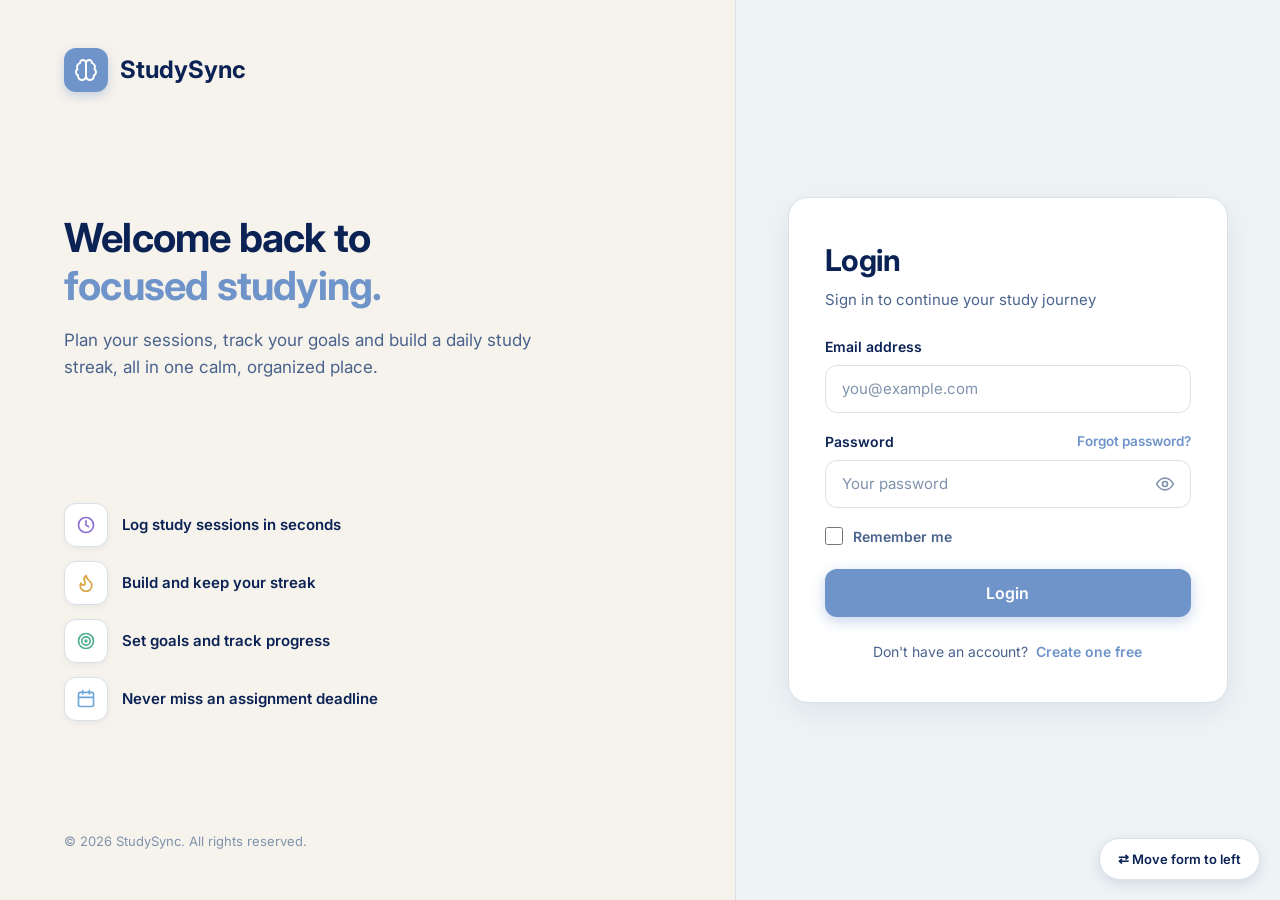
<file: StudySync/frontend/index.html>
<!DOCTYPE html>
<html lang="en">
<head>
    <meta charset="UTF-8">
    <meta http-equiv="refresh" content="0; url=login.html">
    <title>StudySync – Redirecting...</title>
</head>
<body>
    <script>window.location.replace("login.html");</script>
</body>
</html>
</file>
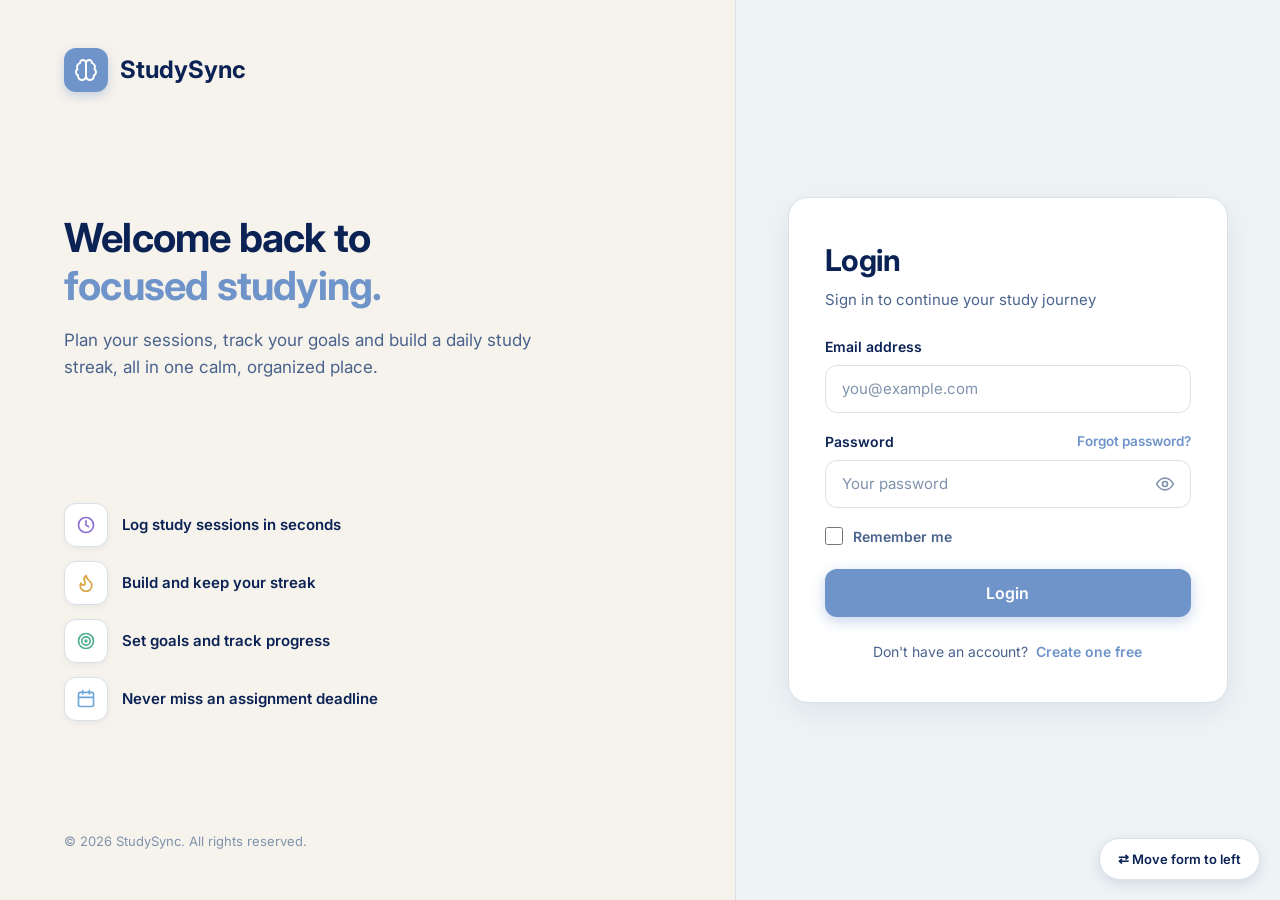
<file: StudySync/frontend/analytics.html>
<!DOCTYPE html>
<html lang="en">

<head>
    <meta charset="UTF-8">
    <meta name="viewport" content="width=device-width, initial-scale=1.0">
    <title>Analytics &amp; Reports | StudySync</title>
    <meta name="description"
        content="Track your study stats, visual trends, and subject distribution with StudySync Analytics.">
    <!-- Fonts & Icons -->
    <link href="https://fonts.googleapis.com/css2?family=Inter:wght@300;400;500;600;700&display=swap" rel="stylesheet">
    <link rel="stylesheet" href="https://cdnjs.cloudflare.com/ajax/libs/font-awesome/6.4.0/css/all.min.css">
    <link rel="icon" type="image/png" href="assets/logo/favicon.png">

    <!-- CSS -->
    <link rel="stylesheet" href="css/style.css">
    <link rel="stylesheet" href="css/dashboard.css">
    <link rel="stylesheet" href="css/analytics.css">
</head>

<body>

    <!-- Animated Background -->
    <div class="bg-gradient"></div>
    <div class="orb orb-1"></div>
    <div class="orb orb-2"></div>

    <div class="app-container">

        <!-- Master Sidebar -->
        <aside class="sidebar glass-panel" id="sidebar">
            <div class="sidebar-header">
                <div class="brand-icon">
                    <img src="assets/logo/studysync-logo.png" alt="StudySync Logo" class="sidebar-logo-img">
                </div>
                <h2 class="brand-name">StudySync</h2>
                <button class="btn-icon mobile-close" id="sidebarClose">
                    <i class="fa-solid fa-xmark"></i>
                </button>
            </div>

            <nav class="sidebar-nav">
                <a href="dashboard.html" class="nav-item">
                    <svg xmlns="http://www.w3.org/2000/svg" width="18" height="18" viewBox="0 0 24 24" fill="none" stroke="currentColor" stroke-width="2" stroke-linecap="round" stroke-linejoin="round" aria-hidden="true">
                        <rect width="7" height="9" x="3" y="3" rx="1"/>
                        <rect width="7" height="5" x="14" y="3" rx="1"/>
                        <rect width="7" height="9" x="14" y="12" rx="1"/>
                        <rect width="7" height="5" x="3" y="16" rx="1"/>
                    </svg>
                    <span>Dashboard</span>
                </a>
                <a href="subjects.html" class="nav-item">
                    <svg xmlns="http://www.w3.org/2000/svg" width="20" height="20" viewBox="0 0 24 24" fill="none" stroke="currentColor" stroke-width="2" stroke-linecap="round" stroke-linejoin="round" aria-hidden="true"><path d="M2 3h6a4 4 0 0 1 4 4v14a3 3 0 0 0-3-3H2z"/><path d="M22 3h-6a4 4 0 0 0-4 4v14a3 3 0 0 1 3-3h7z"/></svg>
                    <span>Subjects</span>
                </a>
                <a href="study-session.html" class="nav-item">
                    <svg xmlns="http://www.w3.org/2000/svg" width="20" height="20" viewBox="0 0 24 24" fill="none" stroke="currentColor" stroke-width="2" stroke-linecap="round" stroke-linejoin="round" aria-hidden="true"><line x1="10" x2="14" y1="2" y2="2"/><line x1="12" x2="15" y1="14" y2="11"/><circle cx="12" cy="14" r="8"/></svg>
                    <span>Sessions</span>
                </a>
                <a href="assignments.html" class="nav-item">
                    <svg xmlns="http://www.w3.org/2000/svg" width="20" height="20" viewBox="0 0 24 24" fill="none" stroke="currentColor" stroke-width="2" stroke-linecap="round" stroke-linejoin="round" aria-hidden="true"><rect width="8" height="4" x="8" y="2" rx="1" ry="1"/><path d="M16 4h2a2 2 0 0 1 2 2v14a2 2 0 0 1-2 2H6a2 2 0 0 1-2-2V6a2 2 0 0 1 2-2h2"/><path d="M12 11h4"/><path d="M12 16h4"/><path d="M8 11h.01"/><path d="M8 16h.01"/></svg>
                    <span>Assignments</span>
                </a>
                <a href="goals.html" class="nav-item">
                    <svg xmlns="http://www.w3.org/2000/svg" width="20" height="20" viewBox="0 0 24 24" fill="none" stroke="currentColor" stroke-width="2" stroke-linecap="round" stroke-linejoin="round" aria-hidden="true"><circle cx="12" cy="12" r="10"/><circle cx="12" cy="12" r="6"/><circle cx="12" cy="12" r="2"/></svg>
                    <span>Goals</span>
                </a>
                <a href="notes.html" class="nav-item">
                    <i class="fa-solid fa-note-sticky"></i>
                    <span>Notes</span>
                </a>
                <a href="analytics.html" class="nav-item active">
                    <i class="fa-solid fa-chart-pie"></i>
                    <span>Analytics</span>
                </a>
                <a href="profile.html" class="nav-item">
                    <i class="fa-solid fa-user"></i>
                    <span>Profile</span>
                </a>
            </nav>

            <div class="sidebar-footer">
                <div class="user-profile">
                    <div class="avatar"><i class="fa-solid fa-user"></i></div>
                    <div class="user-info">
                        <p class="user-name" id="userNameDisplay">Loading...</p>
                        <p class="user-role">Student</p>
                    </div>
                </div>
                <button class="btn-icon logout-btn" id="logoutBtn" title="Logout">
                    <i class="fa-solid fa-right-from-bracket"></i>
                </button>
            </div>
        </aside>

        <!-- Main Content -->
        <main class="main-content">

            <!-- Master Topbar -->
            <header class="topbar glass-panel">
                <div class="topbar-left">
                    <button class="btn-icon mobile-menu" id="sidebarOpen">
                        <i class="fa-solid fa-bars"></i>
                    </button>
                    <div class="search-bar">
                        <i class="fa-solid fa-magnifying-glass search-icon"></i>
                        <input type="text" id="topbarSearch" placeholder="Search analytics...">
                    </div>
                </div>

                <div class="topbar-right">
                    <button class="btn-icon">
                        <i class="fa-regular fa-bell"></i>
                    </button>
                    <button class="btn-icon">
                        <i class="fa-solid fa-gear"></i>
                    </button>
                </div>
            </header>

            <div class="dashboard-content">

                <div class="ph">
                    <div>
                        <h1 class="page-title text-gradient">Analytics &amp; Reports 📊</h1>
                        <p class="page-subtitle">Visual reports of your study habits and productivity.</p>
                    </div>
                    <button class="btn" id="export">⬇ Export report</button>
                </div>

                <!-- Stage for dynamic rendering -->
                <div id="stage"></div>

            </div>
        </main>
    </div>

    <!-- Tooltip & Toast Notification -->
    <div class="tip" id="tip"></div>
    <div class="toast" id="toast">Report downloaded ✓</div>

    <!-- Scripts -->
    <script src="js/api.js"></script>
    <script src="js/auth.js"></script>
    <script src="js/analytics.js"></script>
</body>

</html>
</file>
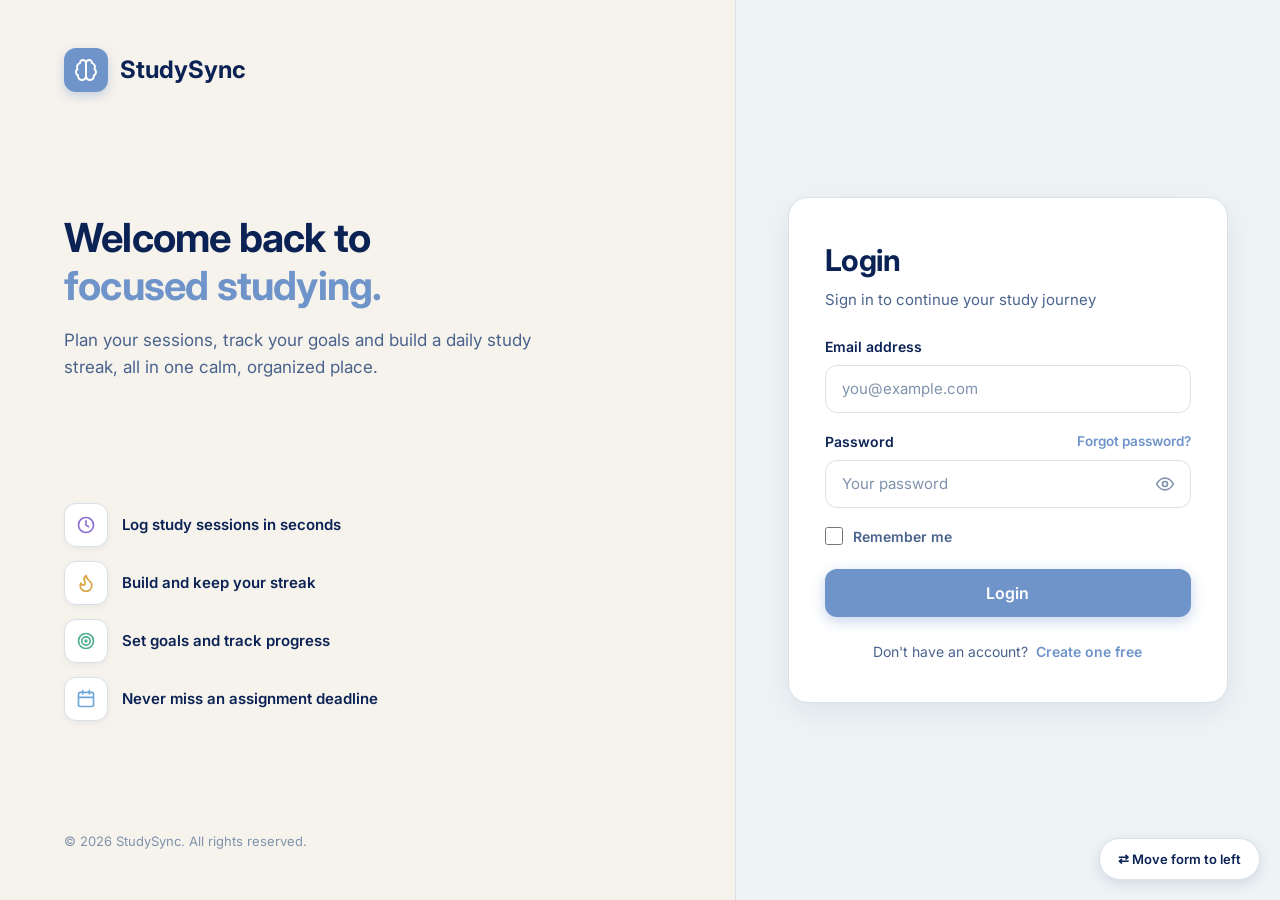
<file: StudySync/frontend/assignments.html>
<!DOCTYPE html>
<html lang="en">

<head>
    <meta charset="UTF-8">
    <meta name="viewport" content="width=device-width, initial-scale=1.0">
    <title>Assignments | StudySync</title>
    <!-- Fonts & Icons -->
    <link href="https://fonts.googleapis.com/css2?family=Inter:wght@300;400;500;600;700&display=swap" rel="stylesheet">
    <link rel="stylesheet" href="https://cdnjs.cloudflare.com/ajax/libs/font-awesome/6.4.0/css/all.min.css">

    <link rel="icon" type="image/png" href="assets/logo/favicon.png">

    <!-- CSS -->
    <link rel="stylesheet" href="css/style.css">
    <link rel="stylesheet" href="css/dashboard.css">
    <link rel="stylesheet" href="css/assignments.css">
</head>

<body>

    <!-- Animated background -->
    <div class="bg-gradient"></div>
    <div class="orb orb-1"></div>
    <div class="orb orb-2"></div>

    <div class="app-container">

        <!-- Sidebar -->
        <aside class="sidebar glass-panel" id="sidebar">
            <div class="sidebar-header">
                <div class="brand-icon">
                    <img src="assets/logo/studysync-logo.png" alt="StudySync Logo" class="sidebar-logo-img">
                </div>
                <span class="brand-name text-gradient">StudySync</span>
                <button class="btn-icon mobile-close" id="sidebarClose">
                    <i class="fa-solid fa-xmark"></i>
                </button>
            </div>

            <nav class="sidebar-nav">
                <a href="dashboard.html" class="nav-item">
                    <svg xmlns="http://www.w3.org/2000/svg" width="18" height="18" viewBox="0 0 24 24" fill="none" stroke="currentColor" stroke-width="2" stroke-linecap="round" stroke-linejoin="round" aria-hidden="true">
                        <rect width="7" height="9" x="3" y="3" rx="1"/>
                        <rect width="7" height="5" x="14" y="3" rx="1"/>
                        <rect width="7" height="9" x="14" y="12" rx="1"/>
                        <rect width="7" height="5" x="3" y="16" rx="1"/>
                    </svg>
                    <span>Dashboard</span>
                </a>
                <a href="subjects.html" class="nav-item">
                    <svg xmlns="http://www.w3.org/2000/svg" width="20" height="20" viewBox="0 0 24 24" fill="none" stroke="currentColor" stroke-width="2" stroke-linecap="round" stroke-linejoin="round" aria-hidden="true"><path d="M2 3h6a4 4 0 0 1 4 4v14a3 3 0 0 0-3-3H2z"/><path d="M22 3h-6a4 4 0 0 0-4 4v14a3 3 0 0 1 3-3h7z"/></svg>
                    <span>Subjects</span>
                </a>
                <a href="study-session.html" class="nav-item">
                    <svg xmlns="http://www.w3.org/2000/svg" width="20" height="20" viewBox="0 0 24 24" fill="none" stroke="currentColor" stroke-width="2" stroke-linecap="round" stroke-linejoin="round" aria-hidden="true"><line x1="10" x2="14" y1="2" y2="2"/><line x1="12" x2="15" y1="14" y2="11"/><circle cx="12" cy="14" r="8"/></svg>
                    <span>Sessions</span>
                </a>
                <a href="assignments.html" class="nav-item active">
                    <svg xmlns="http://www.w3.org/2000/svg" width="20" height="20" viewBox="0 0 24 24" fill="none" stroke="currentColor" stroke-width="2" stroke-linecap="round" stroke-linejoin="round" aria-hidden="true"><rect width="8" height="4" x="8" y="2" rx="1" ry="1"/><path d="M16 4h2a2 2 0 0 1 2 2v14a2 2 0 0 1-2 2H6a2 2 0 0 1-2-2V6a2 2 0 0 1 2-2h2"/><path d="M12 11h4"/><path d="M12 16h4"/><path d="M8 11h.01"/><path d="M8 16h.01"/></svg>
                    <span>Assignments</span>
                </a>
                <a href="goals.html" class="nav-item">
                    <svg xmlns="http://www.w3.org/2000/svg" width="20" height="20" viewBox="0 0 24 24" fill="none" stroke="currentColor" stroke-width="2" stroke-linecap="round" stroke-linejoin="round" aria-hidden="true"><circle cx="12" cy="12" r="10"/><circle cx="12" cy="12" r="6"/><circle cx="12" cy="12" r="2"/></svg>
                    <span>Goals</span>
                </a>
                <a href="notes.html" class="nav-item">
                    <i class="fa-solid fa-sticky-note"></i>
                    <span>Notes</span>
                </a>
                <a href="analytics.html" class="nav-item">
                    <i class="fa-solid fa-chart-pie"></i>
                    <span>Analytics</span>
                </a>
                <a href="profile.html" class="nav-item">
                    <i class="fa-solid fa-user"></i>
                    <span>Profile</span>
                </a>
            </nav>

            <div class="sidebar-footer">
                <div class="user-profile">
                    <div class="avatar"><i class="fa-solid fa-user"></i></div>
                    <div class="user-info">
                        <p class="user-name" id="userNameDisplay">Loading...</p>
                        <p class="user-role">Student</p>
                    </div>
                </div>
                <button class="btn-icon logout-btn" id="logoutBtn" title="Logout">
                    <i class="fa-solid fa-right-from-bracket"></i>
                </button>
            </div>
        </aside>

        <!-- Main Content -->
        <main class="main-content">

            <!-- Topbar -->
            <header class="topbar glass-panel">
                <div class="topbar-left">
                    <button class="btn-icon mobile-menu" id="sidebarOpen">
                        <i class="fa-solid fa-bars"></i>
                    </button>
                    <div class="search-bar">
                        <i class="fa-solid fa-magnifying-glass search-icon"></i>
                        <input type="text" id="searchInput" placeholder="Search tasks...">
                    </div>
                </div>

                <div class="topbar-right">
                    <button class="btn-icon">
                        <i class="fa-regular fa-bell"></i>
                    </button>
                    <button class="btn-icon">
                        <i class="fa-solid fa-gear"></i>
                    </button>
                </div>
            </header>

            <!-- Page Content -->
            <div class="dashboard-content">

                <div class="welcome-section">
                    <div>
                        <h1 class="page-title text-gradient">Assignment Tracker 📋</h1>
                        <p class="page-subtitle">Manage your coursework and upcoming deadlines.</p>
                    </div>
                    <div class="quick-actions">
                        <button class="btn btn-primary" id="addAssignmentBtn">
                            <i class="fa-solid fa-plus"></i>
                            <span>Add Assignment</span>
                        </button>
                    </div>
                </div>

                <!-- Kanban Board Container -->
                <div class="assignments-container">

                    <!-- PENDING Column -->
                    <div class="status-column">
                        <div class="column-header">
                            <h3><i class="fa-regular fa-clock" style="color: #f59e0b;"></i> Pending</h3>
                            <span class="count-badge" id="pendingCount">0</span>
                        </div>
                        <div class="task-list" id="pendingList">
                            <!-- Tasks injected here -->
                        </div>
                    </div>

                    <!-- IN_PROGRESS Column -->
                    <div class="status-column">
                        <div class="column-header">
                            <h3><i class="fa-solid fa-spinner" style="color: #3b82f6;"></i> In Progress</h3>
                            <span class="count-badge" id="inProgressCount">0</span>
                        </div>
                        <div class="task-list" id="inProgressList">
                            <!-- Tasks injected here -->
                        </div>
                    </div>

                    <!-- COMPLETED Column -->
                    <div class="status-column">
                        <div class="column-header">
                            <h3><i class="fa-regular fa-circle-check" style="color: #10b981;"></i> Completed</h3>
                            <span class="count-badge" id="completedCount">0</span>
                        </div>
                        <div class="task-list" id="completedList">
                            <!-- Tasks injected here -->
                        </div>
                    </div>
                </div>

            </div>
        </main>
    </div>

    <!-- 3-Step Assignment Modal -->
    <div class="ov" id="ov">
        <div class="modal" role="dialog" aria-modal="true" aria-labelledby="modalStepTitle">
            <div class="mh">
                <div>
                    <h2 id="modalStepTitle">What's the assignment?</h2>
                    <p id="modalStepSub">Step 1 of 3</p>
                </div>
                <button class="x" id="close" aria-label="Close" type="button">✕</button>
            </div>

            <div class="prog">
                <i></i><i></i><i></i>
            </div>

            <div class="modal-body-custom">
                <!-- Step 1: Title & Subject -->
                <div class="pane on" data-s="1">
                    <div class="sec">
                        <div class="lbl">Title</div>
                        <input type="text" id="inTitle" class="modal-input titlein" placeholder="E.g., Read Chapter 5" autocomplete="off">
                    </div>
                    <div class="sec">
                        <div class="lbl">Subject</div>
                        <div class="chips" id="subjects"></div>
                        <div class="nosub hidden" id="nosub">No subjects yet. Add a subject first, then come back.</div>
                    </div>
                </div>

                <!-- Step 2: Due date & Priority -->
                <div class="pane" data-s="2">
                    <div class="sec">
                        <div class="lbl">When is it due?</div>
                        <div class="chips" id="dates"></div>
                        <div class="expand" id="pickBox">
                            <input type="date" id="pickDate" class="modal-input">
                        </div>
                    </div>
                    <div class="sec">
                        <div class="lbl">How important is it?</div>
                        <div class="seg prio" id="prio"></div>
                    </div>
                </div>

                <!-- Step 3: Review & Status & Details -->
                <div class="pane" data-s="3">
                    <div class="rv">
                        <i id="rvDot"></i>
                        <div>
                            <b id="rvTitle">Untitled Assignment</b>
                            <span id="rvMeta"></span>
                        </div>
                    </div>
                    <div class="sec">
                        <div class="lbl">Status</div>
                        <div class="seg stat" id="stat"></div>
                    </div>
                    <div class="sec">
                        <div class="lbl">Details <em>optional</em></div>
                        <textarea id="inDesc" class="modal-input" placeholder="Add any details or links..."></textarea>
                    </div>
                </div>
            </div>

            <div class="foot">
                <button type="button" class="btn-custom hidden" id="back">Back</button>
                <button type="button" class="btn-custom p" id="next" disabled>Next</button>
                <button type="button" class="btn-custom p hidden" id="save">Save Assignment</button>
            </div>
        </div>
    </div>

    <div class="custom-toast" id="toast">Assignment added ✓</div>

    <script src="js/api.js"></script>
    <script src="js/auth.js"></script>
    <script src="js/dashboard.js"></script>
    <script src="js/assignments.js"></script>
</body>

</html>
</file>
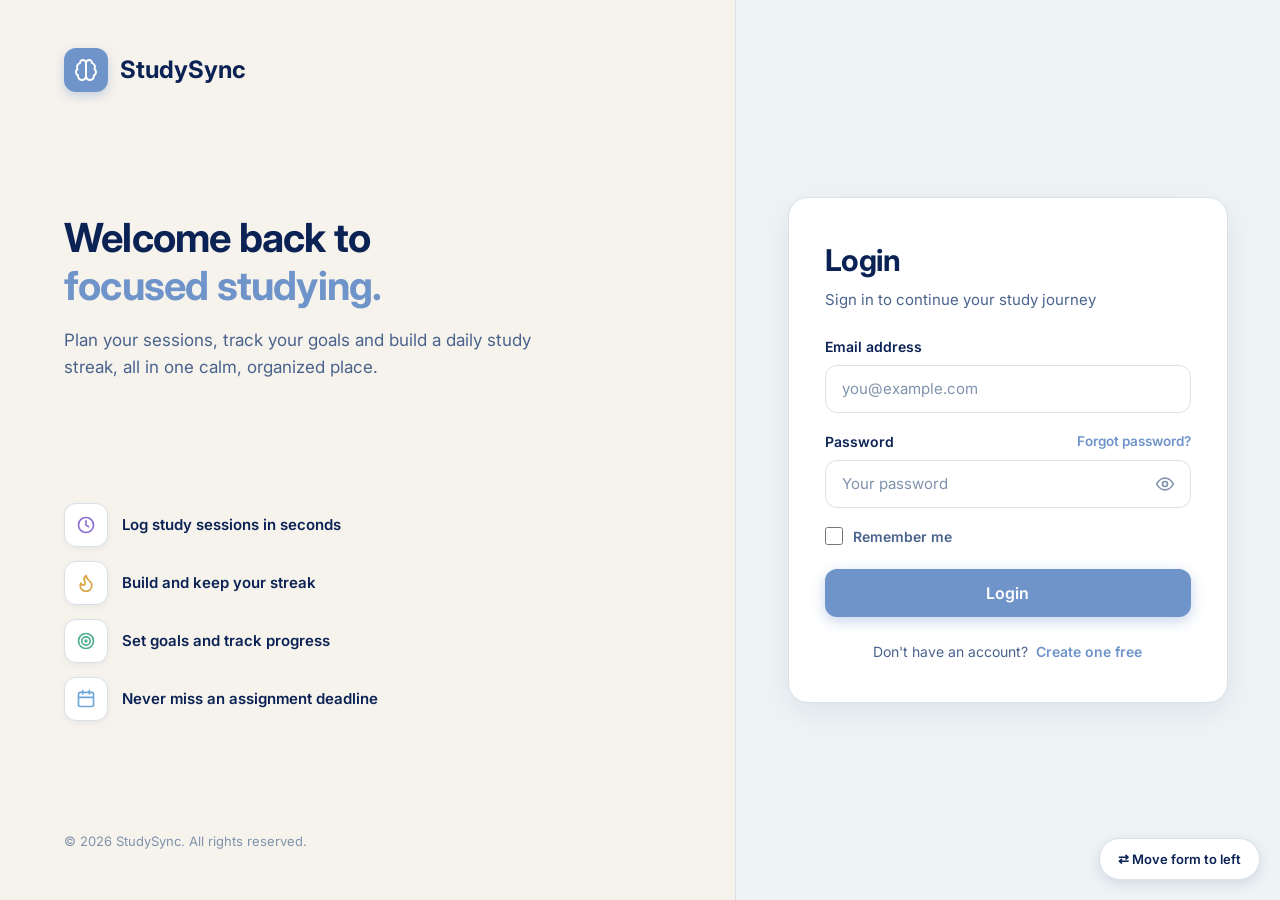
<file: StudySync/frontend/dashboard.html>
<!DOCTYPE html>
<html lang="en">

<head>
    <meta charset="UTF-8">
    <meta name="viewport" content="width=device-width, initial-scale=1.0">
    <title>Dashboard | StudySync</title>
    <!-- Fonts & Icons -->
    <link href="https://fonts.googleapis.com/css2?family=Inter:wght@300;400;500;600;700&display=swap" rel="stylesheet">
    <link rel="stylesheet" href="https://cdnjs.cloudflare.com/ajax/libs/font-awesome/6.4.0/css/all.min.css">

    <link rel="icon" type="image/png" href="assets/logo/favicon.png">

    <!-- CSS -->
    <link rel="stylesheet" href="css/style.css">
    <link rel="stylesheet" href="css/dashboard.css">
</head>

<body>
    <!-- Animated Background -->
    <div class="bg-gradient"></div>
    <div class="orb orb-1"></div>
    <div class="orb orb-2"></div>

    <div class="app-container">

        <!-- Sidebar -->
        <aside class="sidebar glass-panel" id="sidebar">
            <div class="sidebar-header">
                <div class="brand-icon">
                    <img src="assets/logo/studysync-logo.png" alt="StudySync Logo" class="sidebar-logo-img">
                </div>
                <h2 class="brand-name">StudySync</h2>
                <button class="btn-icon mobile-close" id="sidebarClose">
                    <i class="fa-solid fa-xmark"></i>
                </button>
            </div>

            <nav class="sidebar-nav">
                <a href="dashboard.html" class="nav-item active">
                    <svg xmlns="http://www.w3.org/2000/svg" width="18" height="18" viewBox="0 0 24 24" fill="none" stroke="currentColor" stroke-width="2" stroke-linecap="round" stroke-linejoin="round" aria-hidden="true">
                        <rect width="7" height="9" x="3" y="3" rx="1"/>
                        <rect width="7" height="5" x="14" y="3" rx="1"/>
                        <rect width="7" height="9" x="14" y="12" rx="1"/>
                        <rect width="7" height="5" x="3" y="16" rx="1"/>
                    </svg>
                    <span>Dashboard</span>
                </a>
                <a href="subjects.html" class="nav-item">
                    <svg xmlns="http://www.w3.org/2000/svg" width="20" height="20" viewBox="0 0 24 24" fill="none" stroke="currentColor" stroke-width="2" stroke-linecap="round" stroke-linejoin="round" aria-hidden="true"><path d="M2 3h6a4 4 0 0 1 4 4v14a3 3 0 0 0-3-3H2z"/><path d="M22 3h-6a4 4 0 0 0-4 4v14a3 3 0 0 1 3-3h7z"/></svg>
                    <span>Subjects</span>
                </a>
                <a href="study-session.html" class="nav-item">
                    <svg xmlns="http://www.w3.org/2000/svg" width="20" height="20" viewBox="0 0 24 24" fill="none" stroke="currentColor" stroke-width="2" stroke-linecap="round" stroke-linejoin="round" aria-hidden="true"><line x1="10" x2="14" y1="2" y2="2"/><line x1="12" x2="15" y1="14" y2="11"/><circle cx="12" cy="14" r="8"/></svg>
                    <span>Sessions</span>
                </a>
                <a href="assignments.html" class="nav-item">
                    <svg xmlns="http://www.w3.org/2000/svg" width="20" height="20" viewBox="0 0 24 24" fill="none" stroke="currentColor" stroke-width="2" stroke-linecap="round" stroke-linejoin="round" aria-hidden="true"><rect width="8" height="4" x="8" y="2" rx="1" ry="1"/><path d="M16 4h2a2 2 0 0 1 2 2v14a2 2 0 0 1-2 2H6a2 2 0 0 1-2-2V6a2 2 0 0 1 2-2h2"/><path d="M12 11h4"/><path d="M12 16h4"/><path d="M8 11h.01"/><path d="M8 16h.01"/></svg>
                    <span>Assignments</span>
                </a>
                <a href="goals.html" class="nav-item">
                    <svg xmlns="http://www.w3.org/2000/svg" width="20" height="20" viewBox="0 0 24 24" fill="none" stroke="currentColor" stroke-width="2" stroke-linecap="round" stroke-linejoin="round" aria-hidden="true"><circle cx="12" cy="12" r="10"/><circle cx="12" cy="12" r="6"/><circle cx="12" cy="12" r="2"/></svg>
                    <span>Goals</span>
                </a>
                <a href="notes.html" class="nav-item">
                    <i class="fa-solid fa-note-sticky"></i>
                    <span>Notes</span>
                </a>
                <a href="analytics.html" class="nav-item">
                    <i class="fa-solid fa-chart-pie"></i>
                    <span>Analytics</span>
                </a>
                <a href="profile.html" class="nav-item">
                    <i class="fa-solid fa-user"></i>
                    <span>Profile</span>
                </a>
            </nav>

            <div class="sidebar-footer">
                <div class="user-profile">
                    <div class="avatar"><i class="fa-solid fa-user"></i></div>
                    <div class="user-info">
                        <p class="user-name" id="userNameDisplay">Loading...</p>
                        <p class="user-role">Student</p>
                    </div>
                </div>
                <button class="btn-icon logout-btn" id="logoutBtn" title="Logout">
                    <i class="fa-solid fa-right-from-bracket"></i>
                </button>
            </div>
        </aside>

        <!-- Main Content -->
        <main class="main-content">

            <!-- Topbar -->
            <header class="topbar glass-panel">
                <div class="topbar-left">
                    <button class="btn-icon mobile-menu" id="sidebarOpen">
                        <i class="fa-solid fa-bars"></i>
                    </button>
                    <div class="search-bar">
                        <i class="fa-solid fa-magnifying-glass search-icon"></i>
                        <input type="text" placeholder="Search assignments, notes...">
                    </div>
                </div>

                <div class="topbar-right">
                    <button class="btn-icon">
                        <i class="fa-regular fa-bell"></i>
                    </button>
                    <button class="btn-icon">
                        <i class="fa-solid fa-gear"></i>
                    </button>
                </div>
            </header>

            <!-- Dashboard Content -->
            <div class="dashboard-content">

                <!-- Welcome Section -->
                <div class="welcome-section">
                    <div>
                        <h1 class="page-title text-gradient" style="display:flex; align-items:center; gap:10px;">
                            <svg xmlns="http://www.w3.org/2000/svg" width="28" height="28" viewBox="0 0 24 24" fill="none" stroke="#18366B" stroke-width="2" stroke-linecap="round" stroke-linejoin="round" style="flex-shrink:0;" aria-hidden="true">
                                <rect width="7" height="9" x="3" y="3" rx="1"/>
                                <rect width="7" height="5" x="14" y="3" rx="1"/>
                                <rect width="7" height="9" x="14" y="12" rx="1"/>
                                <rect width="7" height="5" x="3" y="16" rx="1"/>
                            </svg>
                            Welcome back, <span id="welcomeName">Student</span>!
                        </h1>
                        <p class="page-subtitle">Here is what's happening with your studies today.</p>
                    </div>
                    <div class="quick-actions">
                        <button class="btn btn-primary" id="startSessionBtn">
                            <i class="fa-solid fa-play"></i> Start Session
                        </button>
                        <button class="btn btn-secondary" id="addAssignmentBtn">
                            <i class="fa-solid fa-plus"></i> Add Assignment
                        </button>
                    </div>
                </div>

                <!-- Statistic Cards Grid -->
                <div class="stats-grid">

                    <div class="stat-card glass-panel">
                        <div class="stat-header">
                            <div class="stat-icon" style="background: rgba(124,58,237,0.2); color: #a78bfa;">
                                <i class="fa-solid fa-clock"></i>
                            </div>
                            <span class="stat-badge positive" id="hoursBadge">Loading...</span>
                        </div>
                        <div class="stat-value" id="hoursToday">0h 0m</div>
                        <div class="stat-label">Studied Today</div>
                    </div>

                    <div class="stat-card glass-panel">
                        <div class="stat-header">
                            <div class="stat-icon" style="background: rgba(245,158,11,0.2); color: #fbbf24;">
                                <i class="fa-solid fa-fire"></i>
                            </div>
                            <span class="stat-badge neutral" id="bestStreakBadge">Current best: 0</span>
                        </div>
                        <div class="stat-value" id="currentStreak">0 Days</div>
                        <div class="stat-label">Active Streak</div>
                    </div>

                    <div class="stat-card glass-panel">
                        <div class="stat-header">
                            <div class="stat-icon" style="background: rgba(239,68,68,0.2); color: #f87171;">
                                <i class="fa-solid fa-clipboard-list"></i>
                            </div>
                            <span class="stat-badge negative" id="highPriorityBadge">Loading...</span>
                        </div>
                        <div class="stat-value" id="pendingAssignments">0</div>
                        <div class="stat-label">Pending Assignments</div>
                    </div>

                    <div class="stat-card glass-panel">
                        <div class="stat-header">
                            <div class="stat-icon" style="background: rgba(16,185,129,0.2); color: #34d399;">
                                <i class="fa-solid fa-bullseye"></i>
                            </div>
                            <span class="stat-badge positive">On track</span>
                        </div>
                        <div class="stat-value" id="weeklyGoal">0%</div>
                        <div class="stat-label">Weekly Goal Progress</div>
                        <div class="progress-bar-bg mt-3">
                            <div class="progress-bar-fill" style="width: 0%;" id="weeklyGoalProgress"></div>
                        </div>
                    </div>

                </div>

                <!-- 365-Day Study Activity Heatmap -->
                <div id="dashboardHeatmap"></div>

                <!-- Bottom Section (Activity/Upcoming) -->
                <div class="bottom-grid">
                    <div class="activity-panel glass-panel">
                        <div class="panel-header">
                            <h3>Upcoming Assignments</h3>
                            <a href="assignments.html" class="view-all">View All</a>
                        </div>
                        <div class="panel-content" id="upcomingAssignments">
                            <!-- Mock List -->
                            <div class="list-item">
                                <div class="item-icon" style="color: #f87171;"><i
                                        class="fa-solid fa-circle-exclamation"></i></div>
                                <div class="item-details">
                                    <h4>Math Calculus Homework</h4>
                                    <p>Due Today at 11:59 PM</p>
                                </div>
                            </div>
                            <div class="list-item">
                                <div class="item-icon" style="color: #fbbf24;"><i class="fa-regular fa-clock"></i></div>
                                <div class="item-details">
                                    <h4>Physics Lab Report</h4>
                                    <p>Due Tomorrow at 10:00 AM</p>
                                </div>
                            </div>
                        </div>
                    </div>

                    <div class="activity-panel glass-panel">
                        <div class="panel-header">
                            <h3>Recent Study Sessions</h3>
                            <a href="study-session.html" class="view-all">View All</a>
                        </div>
                        <div class="panel-content" id="recentSessions">
                            <!-- Mock List -->
                            <div class="list-item">
                                <div class="item-icon" style="color: #a78bfa;"><i class="fa-solid fa-laptop"></i></div>
                                <div class="item-details">
                                    <h4>Computer Science</h4>
                                    <p>2 hours • Today</p>
                                </div>
                            </div>
                            <div class="list-item">
                                <div class="item-icon" style="color: #34d399;"><i class="fa-solid fa-book-open"></i>
                                </div>
                                <div class="item-details">
                                    <h4>Literature Review</h4>
                                    <p>45 mins • Yesterday</p>
                                </div>
                            </div>
                        </div>
                    </div>
                </div>

            </div>
        </main>
    </div>

    <script src="js/api.js"></script>
    <script src="js/auth.js"></script>
    <script src="js/dashboard.js"></script>
</body>

</html>
</file>
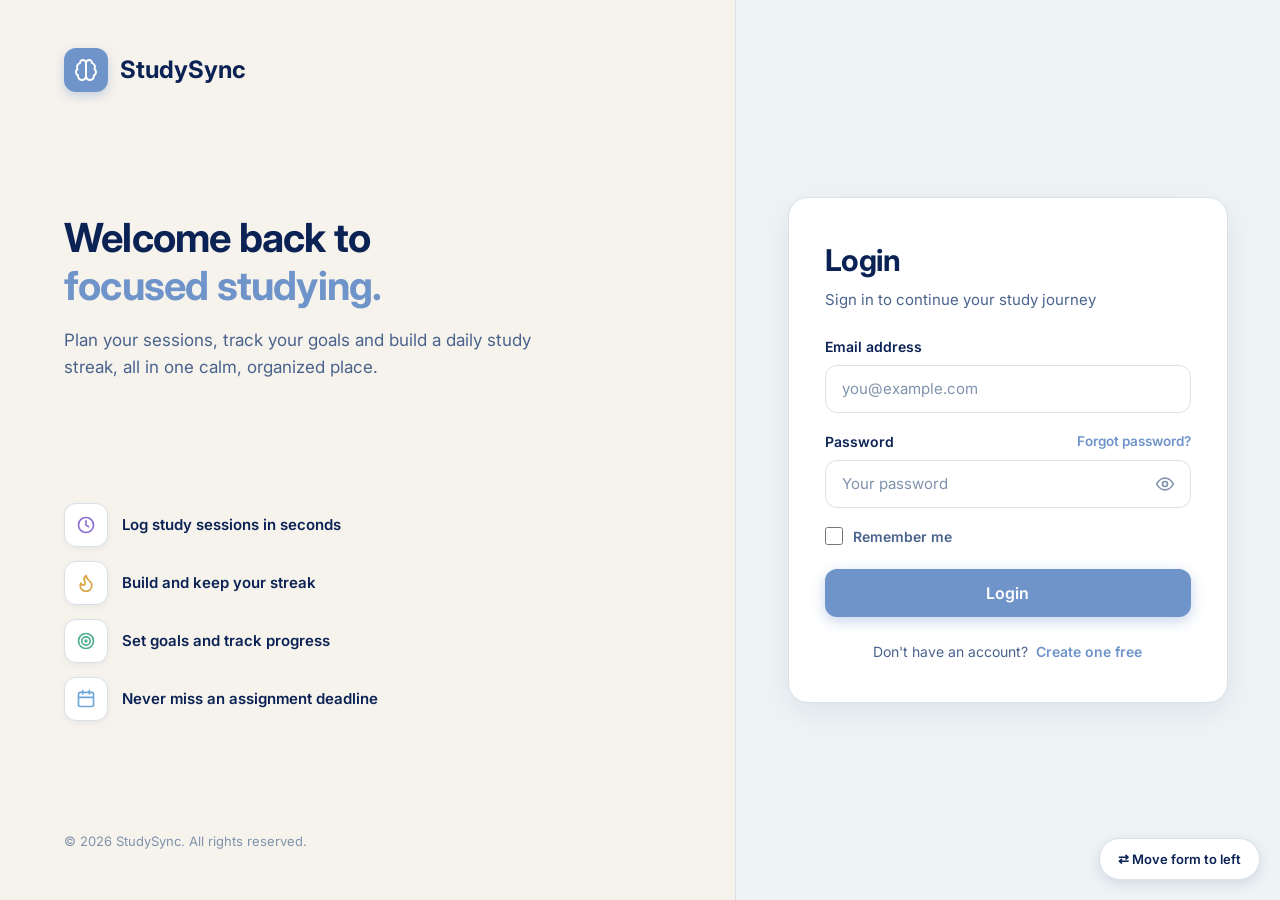
<file: StudySync/frontend/goals.html>
<!DOCTYPE html>
<html lang="en">

<head>
    <meta charset="UTF-8" />
    <meta name="viewport" content="width=device-width, initial-scale=1.0" />
    <title>Goals | StudySync</title>
    <meta name="description" content="Set and track your daily and weekly study goals with StudySync." />
    <!-- Fonts & Icons -->
    <link href="https://fonts.googleapis.com/css2?family=Inter:wght@300;400;500;600;700&display=swap" rel="stylesheet">
    <link rel="stylesheet" href="https://cdnjs.cloudflare.com/ajax/libs/font-awesome/6.4.0/css/all.min.css">

    <link rel="icon" type="image/png" href="assets/logo/favicon.png">

    <!-- CSS -->
    <link rel="stylesheet" href="css/style.css">
    <link rel="stylesheet" href="css/dashboard.css">
    <link rel="stylesheet" href="css/goals.css" />
</head>

<body>
    <!-- Animated Background -->
    <div class="bg-gradient"></div>
    <div class="orb orb-1"></div>
    <div class="orb orb-2"></div>

    <div class="app-container">

        <!-- Master Sidebar -->
        <aside class="sidebar glass-panel" id="sidebar">
            <div class="sidebar-header">
                <div class="brand-icon">
                    <img src="assets/logo/studysync-logo.png" alt="StudySync Logo" class="sidebar-logo-img">
                </div>
                <h2 class="brand-name">StudySync</h2>
                <button class="btn-icon mobile-close" id="sidebarClose">
                    <i class="fa-solid fa-xmark"></i>
                </button>
            </div>

            <nav class="sidebar-nav">
                <a href="dashboard.html" class="nav-item">
                    <svg xmlns="http://www.w3.org/2000/svg" width="18" height="18" viewBox="0 0 24 24" fill="none" stroke="currentColor" stroke-width="2" stroke-linecap="round" stroke-linejoin="round" aria-hidden="true">
                        <rect width="7" height="9" x="3" y="3" rx="1"/>
                        <rect width="7" height="5" x="14" y="3" rx="1"/>
                        <rect width="7" height="9" x="14" y="12" rx="1"/>
                        <rect width="7" height="5" x="3" y="16" rx="1"/>
                    </svg>
                    <span>Dashboard</span>
                </a>
                <a href="subjects.html" class="nav-item">
                    <svg xmlns="http://www.w3.org/2000/svg" width="20" height="20" viewBox="0 0 24 24" fill="none" stroke="currentColor" stroke-width="2" stroke-linecap="round" stroke-linejoin="round" aria-hidden="true"><path d="M2 3h6a4 4 0 0 1 4 4v14a3 3 0 0 0-3-3H2z"/><path d="M22 3h-6a4 4 0 0 0-4 4v14a3 3 0 0 1 3-3h7z"/></svg>
                    <span>Subjects</span>
                </a>
                <a href="study-session.html" class="nav-item">
                    <svg xmlns="http://www.w3.org/2000/svg" width="20" height="20" viewBox="0 0 24 24" fill="none" stroke="currentColor" stroke-width="2" stroke-linecap="round" stroke-linejoin="round" aria-hidden="true"><line x1="10" x2="14" y1="2" y2="2"/><line x1="12" x2="15" y1="14" y2="11"/><circle cx="12" cy="14" r="8"/></svg>
                    <span>Sessions</span>
                </a>
                <a href="assignments.html" class="nav-item">
                    <svg xmlns="http://www.w3.org/2000/svg" width="20" height="20" viewBox="0 0 24 24" fill="none" stroke="currentColor" stroke-width="2" stroke-linecap="round" stroke-linejoin="round" aria-hidden="true"><rect width="8" height="4" x="8" y="2" rx="1" ry="1"/><path d="M16 4h2a2 2 0 0 1 2 2v14a2 2 0 0 1-2 2H6a2 2 0 0 1-2-2V6a2 2 0 0 1 2-2h2"/><path d="M12 11h4"/><path d="M12 16h4"/><path d="M8 11h.01"/><path d="M8 16h.01"/></svg>
                    <span>Assignments</span>
                </a>
                <a href="goals.html" class="nav-item active">
                    <svg xmlns="http://www.w3.org/2000/svg" width="20" height="20" viewBox="0 0 24 24" fill="none" stroke="currentColor" stroke-width="2" stroke-linecap="round" stroke-linejoin="round" aria-hidden="true"><circle cx="12" cy="12" r="10"/><circle cx="12" cy="12" r="6"/><circle cx="12" cy="12" r="2"/></svg>
                    <span>Goals</span>
                </a>
                <a href="notes.html" class="nav-item">
                    <i class="fa-solid fa-note-sticky"></i>
                    <span>Notes</span>
                </a>
                <a href="analytics.html" class="nav-item">
                    <i class="fa-solid fa-chart-pie"></i>
                    <span>Analytics</span>
                </a>
                <a href="profile.html" class="nav-item">
                    <i class="fa-solid fa-user"></i>
                    <span>Profile</span>
                </a>
            </nav>

            <div class="sidebar-footer">
                <div class="user-profile">
                    <div class="avatar"><i class="fa-solid fa-user"></i></div>
                    <div class="user-info">
                        <p class="user-name" id="userNameDisplay">Loading...</p>
                        <p class="user-role">Student</p>
                    </div>
                </div>
                <button class="btn-icon logout-btn" id="logoutBtn" title="Logout">
                    <i class="fa-solid fa-right-from-bracket"></i>
                </button>
            </div>
        </aside>

        <!-- Main Content -->
        <main class="main-content">

            <!-- Master Topbar -->
            <header class="topbar glass-panel">
                <div class="topbar-left">
                    <button class="btn-icon mobile-menu" id="sidebarOpen">
                        <i class="fa-solid fa-bars"></i>
                    </button>
                    <div class="search-bar">
                        <i class="fa-solid fa-magnifying-glass search-icon"></i>
                        <input type="text" id="goalSearchInput" placeholder="Search goals...">
                    </div>
                </div>

                <div class="topbar-right">
                    <button class="btn-icon">
                        <i class="fa-regular fa-bell"></i>
                    </button>
                    <button class="btn-icon">
                        <i class="fa-solid fa-gear"></i>
                    </button>
                </div>
            </header>

            <div class="dashboard-content">

                <div class="welcome-section">
                    <div>
                        <h1 class="page-title text-gradient">Study Goals 🎯</h1>
                        <p class="page-subtitle">Set and track your study targets.</p>
                    </div>
                    <div class="quick-actions">
                        <button class="btn btn-primary" id="addGoalBtn">
                            <i class="fa-solid fa-plus"></i> New Goal
                        </button>
                    </div>
                </div>

                <!-- Stats Row (Matching Dashboard Cards) -->
                <div class="stats-grid">
                    <div class="stat-card glass-panel">
                        <div class="stat-header">
                            <div class="stat-icon" style="background: rgba(124,58,237,0.2); color: #a78bfa;">🎯</div>
                        </div>
                        <div class="stat-value" id="statTotal">0</div>
                        <div class="stat-label" style="color: var(--text-muted);">Total Goals</div>
                    </div>
                    <div class="stat-card glass-panel">
                        <div class="stat-header">
                            <div class="stat-icon" style="background: rgba(16,185,129,0.2); color: #34d399;">✅</div>
                        </div>
                        <div class="stat-value" id="statCompleted">0</div>
                        <div class="stat-label" style="color: var(--text-muted);">Completed</div>
                    </div>
                    <div class="stat-card glass-panel">
                        <div class="stat-header">
                            <div class="stat-icon" style="background: rgba(245,158,11,0.2); color: #fbbf24;">📅</div>
                        </div>
                        <div class="stat-value" id="statDaily">0</div>
                        <div class="stat-label" style="color: var(--text-muted);">Daily Goals</div>
                    </div>
                    <div class="stat-card glass-panel">
                        <div class="stat-header">
                            <div class="stat-icon" style="background: rgba(59,130,246,0.2); color: #60a5fa;">📆</div>
                        </div>
                        <div class="stat-value" id="statWeekly">0</div>
                        <div class="stat-label" style="color: var(--text-muted);">Weekly Goals</div>
                    </div>
                </div>

                <!-- Daily Goals -->
                <div class="goals-section">
                    <div class="section-header">
                        <div class="section-title">
                            <div class="type-indicator daily"></div>
                            Daily Goals
                            <span class="section-badge" id="dailyCount">0</span>
                        </div>
                    </div>
                    <div class="goals-grid" id="dailyGoalsList">
                        <div class="loading-state">
                            <div class="spinner"></div>
                        </div>
                    </div>
                </div>

                <!-- Weekly Goals -->
                <div class="goals-section">
                    <div class="section-header">
                        <div class="section-title">
                            <div class="type-indicator weekly"></div>
                            Weekly Goals
                            <span class="section-badge" id="weeklyCount">0</span>
                        </div>
                    </div>
                    <div class="goals-grid" id="weeklyGoalsList">
                        <div class="loading-state">
                            <div class="spinner"></div>
                        </div>
                    </div>
                </div>

            </div>
        </main>
    </div>

    <!-- 3-Step Goal Modal -->
    <div class="ov" id="ov">
        <div class="modal" role="dialog" aria-modal="true" aria-labelledby="modalStepTitle">
            <div class="mh">
                <div>
                    <h2 id="modalStepTitle">What kind of goal?</h2>
                    <p id="modalStepSub">Step 1 of 3</p>
                </div>
                <button class="x" id="close" aria-label="Close" type="button">✕</button>
            </div>

            <div class="prog">
                <i></i><i></i><i></i>
            </div>

            <div class="modal-body-custom">
                <!-- Step 1: Goal Type -->
                <div class="pane on" data-s="1">
                    <div class="types" id="types"></div>
                </div>

                <!-- Step 2: Target Hours -->
                <div class="pane" data-s="2">
                    <div class="bigv"><b id="hval">2</b><span>hours</span></div>
                    <div class="stepper">
                        <button class="sb" id="dm" aria-label="Decrease by half an hour" type="button">−</button>
                        <div class="chips" id="hchips"></div>
                        <button class="sb" id="dp" aria-label="Increase by half an hour" type="button">+</button>
                    </div>
                    <div class="hint" id="hint"></div>
                </div>

                <!-- Step 3: Title & Preview -->
                <div class="pane" data-s="3">
                    <div class="sec">
                        <div class="lbl">Goal title <em>edit if you like</em></div>
                        <input type="text" id="inTitle" class="modal-input" placeholder="e.g. Study Math 2 Hours" autocomplete="off">
                    </div>
                    <div class="pv">
                        <div class="gc">
                            <span class="gtag" id="pvTag">Daily</span>
                            <div class="gt" id="pvTitle"></div>
                            <div class="bar"></div>
                            <div class="gm" id="pvMeta"></div>
                        </div>
                    </div>
                </div>
            </div>

            <div class="foot">
                <button type="button" class="btn-custom hidden" id="back">Back</button>
                <button type="button" class="btn-custom p" id="next">Next</button>
                <button type="button" class="btn-custom p hidden" id="save" disabled>Save Goal</button>
            </div>
        </div>
    </div>

    <div class="custom-toast" id="toast">Goal added ✓</div>

    <!-- Scripts -->
    <script src="js/api.js"></script>
    <script src="js/auth.js"></script>
    <script src="js/goals.js"></script>
</body>

</html>
</file>
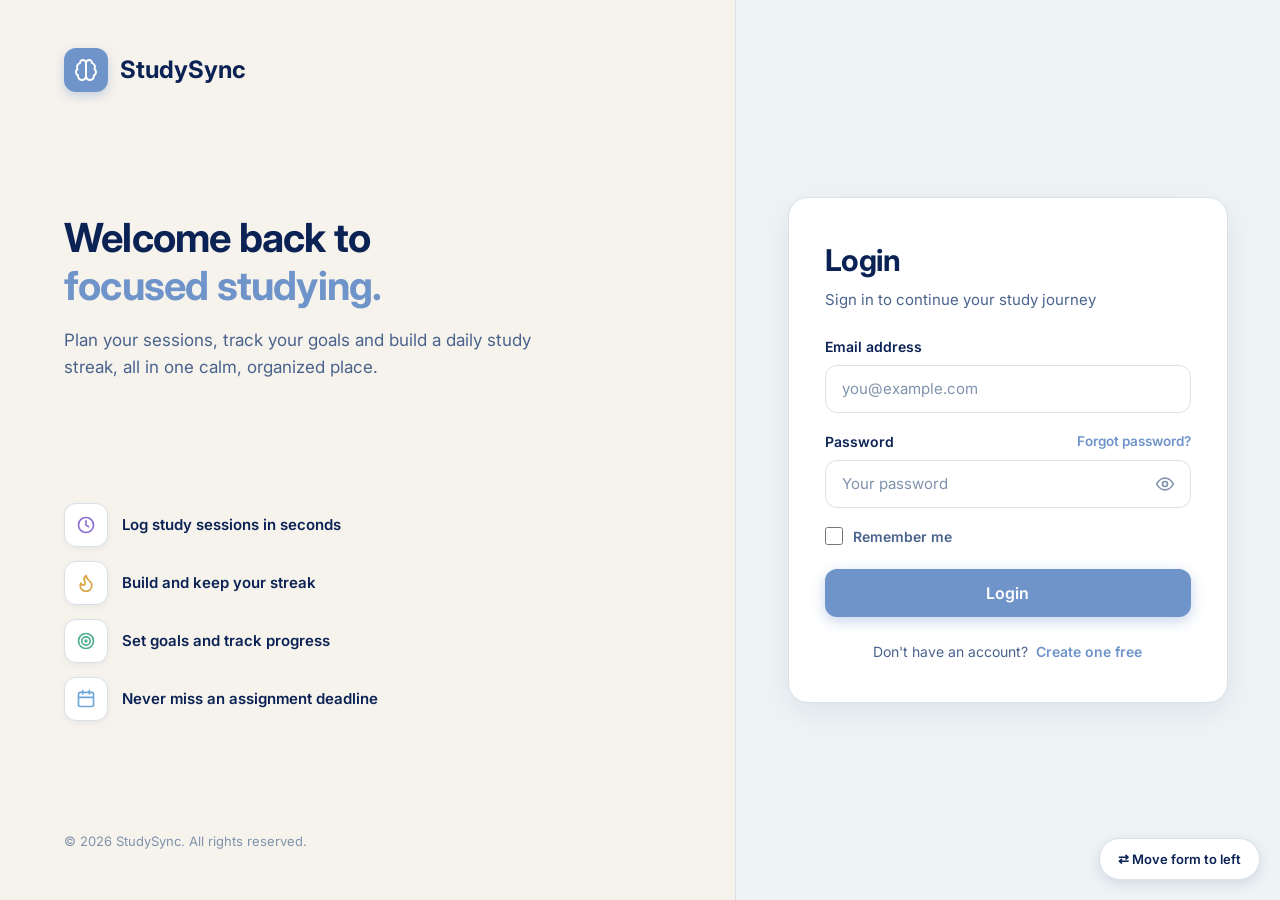
<file: StudySync/frontend/login.html>
<!DOCTYPE html>
<html lang="en">
<head>
    <meta charset="UTF-8">
    <meta name="viewport" content="width=device-width, initial-scale=1.0">
    <title>Sign In – StudySync</title>
    <meta name="description" content="Sign in to StudySync and continue tracking your study sessions, assignments, and goals.">
    <link rel="icon" type="image/png" href="assets/logo/favicon.png">
    <link rel="preconnect" href="https://fonts.googleapis.com">
    <link rel="preconnect" href="https://fonts.gstatic.com" crossorigin>
    <link href="https://fonts.googleapis.com/css2?family=Inter:wght@400;500;600;700&display=swap" rel="stylesheet">
    <link rel="stylesheet" href="css/login.css">
</head>
<body>

<div class="page" id="page">

    <!-- ---------- Left: App Info & Feature Highlights ---------- -->
    <section class="info" aria-label="StudySync Overview">
        <a href="index.html" class="logo" title="StudySync Home">
            <i>
                <svg viewBox="0 0 24 24" fill="none" stroke="currentColor" stroke-width="2" stroke-linecap="round" stroke-linejoin="round">
                    <path d="M12 5a3 3 0 1 0-5.997.125 4 4 0 0 0-2.526 5.77 4 4 0 0 0 .556 6.588A4 4 0 1 0 12 18Z"/>
                    <path d="M12 5a3 3 0 1 1 5.997.125 4 4 0 0 1 2.526 5.77 4 4 0 0 1-.556 6.588A4 4 0 1 1 12 18Z"/>
                    <path d="M12 5v13"/>
                </svg>
            </i>
            StudySync
        </a>

        <div class="hero">
            <h1>Welcome back to<span>focused studying.</span></h1>
            <p>Plan your sessions, track your goals and build a daily study streak, all in one calm, organized place.</p>
        </div>

        <div class="features">
            <div class="f">
                <b>
                    <svg viewBox="0 0 24 24">
                        <circle cx="12" cy="12" r="9"/>
                        <path d="M12 7v5l3 2"/>
                    </svg>
                </b>
                Log study sessions in seconds
            </div>
            <div class="f">
                <b>
                    <svg viewBox="0 0 24 24">
                        <path d="M8.5 14.5A2.5 2.5 0 0 0 11 12c0-1.4-.5-2-1-3-1.1-2.1-.2-4 2-6 .5 2.5 2 4.9 4 6.5 2 1.6 3 3.5 3 5.5a7 7 0 1 1-14 0c0-1.2.4-2.4 1-3 0 1.3 1 2.5 2.5 2.5Z"/>
                    </svg>
                </b>
                Build and keep your streak
            </div>
            <div class="f">
                <b>
                    <svg viewBox="0 0 24 24">
                        <circle cx="12" cy="12" r="9"/>
                        <circle cx="12" cy="12" r="5"/>
                        <circle cx="12" cy="12" r="1"/>
                    </svg>
                </b>
                Set goals and track progress
            </div>
            <div class="f">
                <b>
                    <svg viewBox="0 0 24 24">
                        <rect x="3" y="4" width="18" height="17" rx="2"/>
                        <path d="M8 2v4M16 2v4M3 10h18"/>
                    </svg>
                </b>
                Never miss an assignment deadline
            </div>
        </div>

        <div class="copy">© 2026 StudySync. All rights reserved.</div>
    </section>

    <!-- ---------- Right: Interactive Login Card ---------- -->
    <section class="formside" aria-label="Sign In Form">
        <form class="card" id="login-form" novalidate aria-labelledby="login-heading">
            <h2 id="login-heading">Login</h2>
            <p class="lead">Sign in to continue your study journey</p>

            <!-- Error Notification Banner (populated by auth.js) -->
            <div id="login-error" class="error-msg" role="alert" aria-live="assertive"></div>

            <!-- Email Field -->
            <label for="login-email">Email address</label>
            <div class="field">
                <input 
                    id="login-email" 
                    name="email" 
                    type="email" 
                    placeholder="you@example.com" 
                    autocomplete="email" 
                    required
                >
            </div>

            <!-- Password Field with Toggle -->
            <div class="row">
                <label for="login-password">Password</label>
                <a href="#" id="forgot-password-link">Forgot password?</a>
            </div>
            <div class="field field-password">
                <input 
                    id="login-password" 
                    name="password" 
                    type="password" 
                    placeholder="Your password" 
                    autocomplete="current-password" 
                    required
                >
                <button type="button" class="eye" id="eye" aria-label="Show password" title="Toggle password visibility">
                    <!-- Eye open icon -->
                    <svg class="eye-open" viewBox="0 0 24 24">
                        <path d="M2 12s3.5-7 10-7 10 7 10 7-3.5 7-10 7S2 12 2 12Z"/>
                        <circle cx="12" cy="12" r="3"/>
                    </svg>
                    <!-- Eye closed/slashed icon -->
                    <svg class="eye-closed" style="display:none;" viewBox="0 0 24 24">
                        <path d="M9.88 9.88a3 3 0 1 0 4.24 4.24"/>
                        <path d="M10.73 5.08A10.43 10.43 0 0 1 12 5c7 0 10 7 10 7a13.16 13.16 0 0 1-1.67 2.68"/>
                        <path d="M6.61 6.61A13.52 13.52 0 0 0 2 12s3 7 10 7a9.74 9.74 0 0 0 5.39-1.61"/>
                        <line x1="2" x2="22" y1="2" y2="22"/>
                    </svg>
                </button>
            </div>

            <!-- Remember Me Checkbox -->
            <label class="remember" for="remember-me">
                <input type="checkbox" id="remember-me">
                <span>Remember me</span>
            </label>

            <!-- Submit Button -->
            <button type="submit" id="login-btn" class="btn btn-primary">Login</button>

            <!-- Registration Link -->
            <p class="signup">
                Don't have an account? <a href="register.html">Create one free</a>
            </p>
        </form>
    </section>

</div>

<!-- Preview-Only Layout Flip Toggle Button -->
<button class="toggle" id="flip" title="Switch between left/right layout">⇄ Move form to left</button>

<!-- Core Application Scripts -->
<script src="js/api.js"></script>
<script src="js/auth.js"></script>

<!-- Login Page Specific Enhancements -->
<script>
document.addEventListener('DOMContentLoaded', () => {
    // 1. Flip Layout Toggle
    const page = document.getElementById('page');
    const flipBtn = document.getElementById('flip');
    if (flipBtn && page) {
        flipBtn.addEventListener('click', () => {
            page.classList.toggle('flip');
            const isFlipped = page.classList.contains('flip');
            flipBtn.textContent = isFlipped ? '⇄ Move form to right' : '⇄ Move form to left';
        });
    }

    // 2. Custom Password Toggle with SVG Swap
    const pwInput = document.getElementById('login-password');
    const eyeBtn = document.getElementById('eye');
    if (eyeBtn && pwInput) {
        eyeBtn.addEventListener('click', (e) => {
            e.preventDefault();
            const isPassword = pwInput.type === 'password';
            pwInput.type = isPassword ? 'text' : 'password';
            eyeBtn.setAttribute('aria-label', isPassword ? 'Hide password' : 'Show password');
            
            const eyeOpen = eyeBtn.querySelector('.eye-open');
            const eyeClosed = eyeBtn.querySelector('.eye-closed');
            if (eyeOpen && eyeClosed) {
                eyeOpen.style.display = isPassword ? 'none' : 'block';
                eyeClosed.style.display = isPassword ? 'block' : 'none';
            }
        });
    }

    // 3. Remember Me Persistence
    const emailInput = document.getElementById('login-email');
    const rememberCheckbox = document.getElementById('remember-me');
    const rememberedEmail = localStorage.getItem('studysync_remembered_email');
    
    if (rememberedEmail && emailInput && rememberCheckbox) {
        emailInput.value = rememberedEmail;
        rememberCheckbox.checked = true;
    }

    const form = document.getElementById('login-form');
    if (form && emailInput && rememberCheckbox) {
        form.addEventListener('submit', () => {
            if (rememberCheckbox.checked) {
                localStorage.setItem('studysync_remembered_email', emailInput.value.trim());
            } else {
                localStorage.removeItem('studysync_remembered_email');
            }
        });
    }

    // 4. Forgot Password Helper
    const forgotLink = document.getElementById('forgot-password-link');
    if (forgotLink) {
        forgotLink.addEventListener('click', (e) => {
            e.preventDefault();
            alert('Password reset is currently managed by your course administrator. Please contact support or register a new student account.');
        });
    }
});
</script>

</body>
</html>
</file>
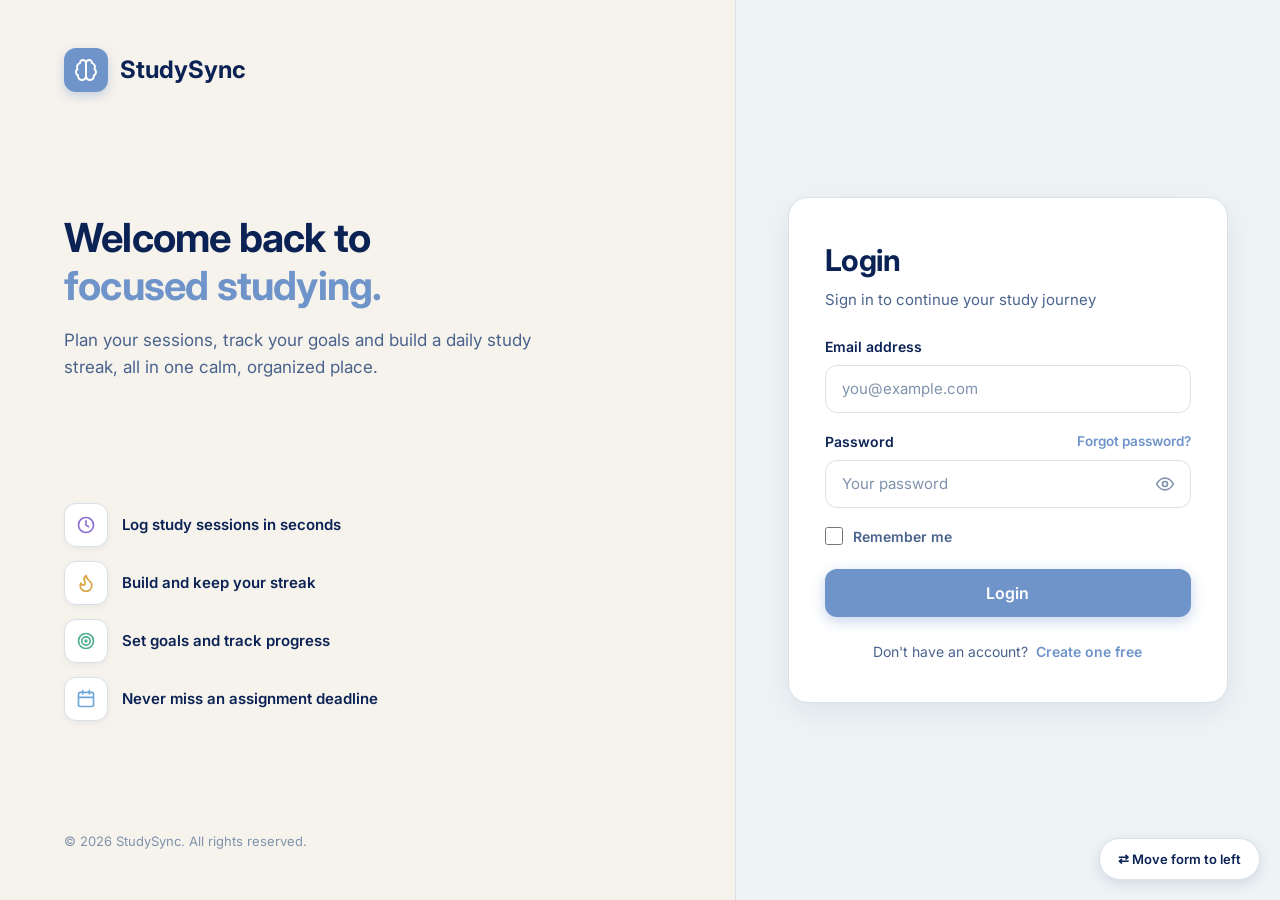
<file: StudySync/frontend/notes.html>
<!DOCTYPE html>
<html lang="en">

<head>
    <meta charset="UTF-8">
    <meta name="viewport" content="width=device-width, initial-scale=1.0">
    <title>Notes | StudySync</title>
    <!-- Fonts & Icons -->
    <link href="https://fonts.googleapis.com/css2?family=Inter:wght@300;400;500;600;700&display=swap" rel="stylesheet">
    <link rel="stylesheet" href="https://cdnjs.cloudflare.com/ajax/libs/font-awesome/6.4.0/css/all.min.css">
    <link rel="icon" type="image/png" href="assets/logo/favicon.png">
    <!-- Base Styles -->
    <link rel="stylesheet" href="css/style.css">
    <link rel="stylesheet" href="css/dashboard.css">
    <link rel="stylesheet" href="css/notes.css">
</head>

<body>
    <!-- Animated Background -->
    <div class="bg-gradient"></div>
    <div class="orb orb-1"></div>
    <div class="orb orb-2"></div>

    <div class="app-container">

        <!-- Master Sidebar -->
        <aside class="sidebar glass-panel" id="sidebar">
            <div class="sidebar-header">
                <div class="brand-icon">
                    <img src="assets/logo/studysync-logo.png" alt="StudySync Logo" class="sidebar-logo-img">
                </div>
                <h2 class="brand-name">StudySync</h2>
                <button class="btn-icon mobile-close" id="sidebarClose">
                    <i class="fa-solid fa-xmark"></i>
                </button>
            </div>

            <nav class="sidebar-nav">
                <a href="dashboard.html" class="nav-item">
                    <svg xmlns="http://www.w3.org/2000/svg" width="18" height="18" viewBox="0 0 24 24" fill="none" stroke="currentColor" stroke-width="2" stroke-linecap="round" stroke-linejoin="round" aria-hidden="true">
                        <rect width="7" height="9" x="3" y="3" rx="1"/>
                        <rect width="7" height="5" x="14" y="3" rx="1"/>
                        <rect width="7" height="9" x="14" y="12" rx="1"/>
                        <rect width="7" height="5" x="3" y="16" rx="1"/>
                    </svg>
                    <span>Dashboard</span>
                </a>
                <a href="subjects.html" class="nav-item">
                    <svg xmlns="http://www.w3.org/2000/svg" width="20" height="20" viewBox="0 0 24 24" fill="none" stroke="currentColor" stroke-width="2" stroke-linecap="round" stroke-linejoin="round" aria-hidden="true"><path d="M2 3h6a4 4 0 0 1 4 4v14a3 3 0 0 0-3-3H2z"/><path d="M22 3h-6a4 4 0 0 0-4 4v14a3 3 0 0 1 3-3h7z"/></svg>
                    <span>Subjects</span>
                </a>
                <a href="study-session.html" class="nav-item">
                    <svg xmlns="http://www.w3.org/2000/svg" width="20" height="20" viewBox="0 0 24 24" fill="none" stroke="currentColor" stroke-width="2" stroke-linecap="round" stroke-linejoin="round" aria-hidden="true"><line x1="10" x2="14" y1="2" y2="2"/><line x1="12" x2="15" y1="14" y2="11"/><circle cx="12" cy="14" r="8"/></svg>
                    <span>Sessions</span>
                </a>
                <a href="assignments.html" class="nav-item">
                    <svg xmlns="http://www.w3.org/2000/svg" width="20" height="20" viewBox="0 0 24 24" fill="none" stroke="currentColor" stroke-width="2" stroke-linecap="round" stroke-linejoin="round" aria-hidden="true"><rect width="8" height="4" x="8" y="2" rx="1" ry="1"/><path d="M16 4h2a2 2 0 0 1 2 2v14a2 2 0 0 1-2 2H6a2 2 0 0 1-2-2V6a2 2 0 0 1 2-2h2"/><path d="M12 11h4"/><path d="M12 16h4"/><path d="M8 11h.01"/><path d="M8 16h.01"/></svg>
                    <span>Assignments</span>
                </a>
                <a href="goals.html" class="nav-item">
                    <svg xmlns="http://www.w3.org/2000/svg" width="20" height="20" viewBox="0 0 24 24" fill="none" stroke="currentColor" stroke-width="2" stroke-linecap="round" stroke-linejoin="round" aria-hidden="true"><circle cx="12" cy="12" r="10"/><circle cx="12" cy="12" r="6"/><circle cx="12" cy="12" r="2"/></svg>
                    <span>Goals</span>
                </a>
                <a href="notes.html" class="nav-item active">
                    <i class="fa-solid fa-note-sticky"></i>
                    <span>Notes</span>
                </a>
                <a href="analytics.html" class="nav-item">
                    <i class="fa-solid fa-chart-pie"></i>
                    <span>Analytics</span>
                </a>
                <a href="profile.html" class="nav-item">
                    <i class="fa-solid fa-user"></i>
                    <span>Profile</span>
                </a>
            </nav>

            <div class="sidebar-footer">
                <div class="user-profile">
                    <div class="avatar"><i class="fa-solid fa-user"></i></div>
                    <div class="user-info">
                        <p class="user-name" id="userNameDisplay">Loading...</p>
                        <p class="user-role">Student</p>
                    </div>
                </div>
                <button class="btn-icon logout-btn" id="logoutBtn" title="Logout">
                    <i class="fa-solid fa-right-from-bracket"></i>
                </button>
            </div>
        </aside>

        <!-- Main Content -->
        <main class="main-content">
            <!-- Master Topbar -->
            <header class="topbar glass-panel">
                <div class="topbar-left">
                    <button class="btn-icon mobile-menu" id="sidebarOpen">
                        <i class="fa-solid fa-bars"></i>
                    </button>
                    <div class="search-bar">
                        <i class="fa-solid fa-magnifying-glass search-icon"></i>
                        <input type="text" id="searchInput" placeholder="Search notes...">
                    </div>
                </div>

                <div class="topbar-right">
                    <button class="btn-icon">
                        <i class="fa-regular fa-bell"></i>
                    </button>
                    <button class="btn-icon">
                        <i class="fa-solid fa-gear"></i>
                    </button>
                </div>
            </header>

            <div class="dashboard-content">
                <!-- Page Header -->
                <div class="ph">
                    <div>
                        <h1 class="page-title text-gradient">My Notes 📝</h1>
                        <p class="page-subtitle">Organize and search your study notes.</p>
                    </div>
                    <button class="btn btn-primary" id="addNoteBtn">
                        <i class="fa-solid fa-plus"></i> New Note
                    </button>
                </div>

                <!-- Search + Subject Filter Bar -->
                <div class="tools">
                    <div class="notes-search">
                        <svg viewBox="0 0 24 24"><circle cx="11" cy="11" r="7"/><path d="m20 20-3.5-3.5"/></svg>
                        <input type="text" id="q" placeholder="Search notes...">
                    </div>
                    <div class="chips" id="filters"></div>
                </div>

                <!-- Quick-capture composer -->
                <div class="comp" id="comp">
                    <button class="compbar" id="compBar">Take a note… <span>+</span></button>
                    <div class="compbody">
                        <div class="compin">
                            <input type="text" class="e-title" id="inTitle" placeholder="Give your note a title" autocomplete="off">
                            <div class="rt" id="inBody" contenteditable="true" data-ph="Start typing…"></div>
                            <div class="chips" id="subjects"></div>
                        </div>
                        <div class="compfoot">
                            <button class="btn sm del" id="compDelete" style="display:none">Delete</button>
                            <span class="spacer"></span>
                            <button class="btn sm" id="compCancel">Cancel</button>
                            <button class="btn p sm" id="compDone">Done</button>
                        </div>
                    </div>
                </div>

                <!-- Notes Grid -->
                <div class="ngrid" id="grid">
                    <div class="empty">
                        <b>Loading notes...</b>
                    </div>
                </div>
            </div>
        </main>
    </div>

    <!-- Floating Toast Notification -->
    <div class="toast" id="toast">Saved</div>

    <!-- Scripts -->
    <script src="js/api.js"></script>
    <script src="js/auth.js"></script>
    <script src="js/notes.js"></script>
</body>

</html>
</file>
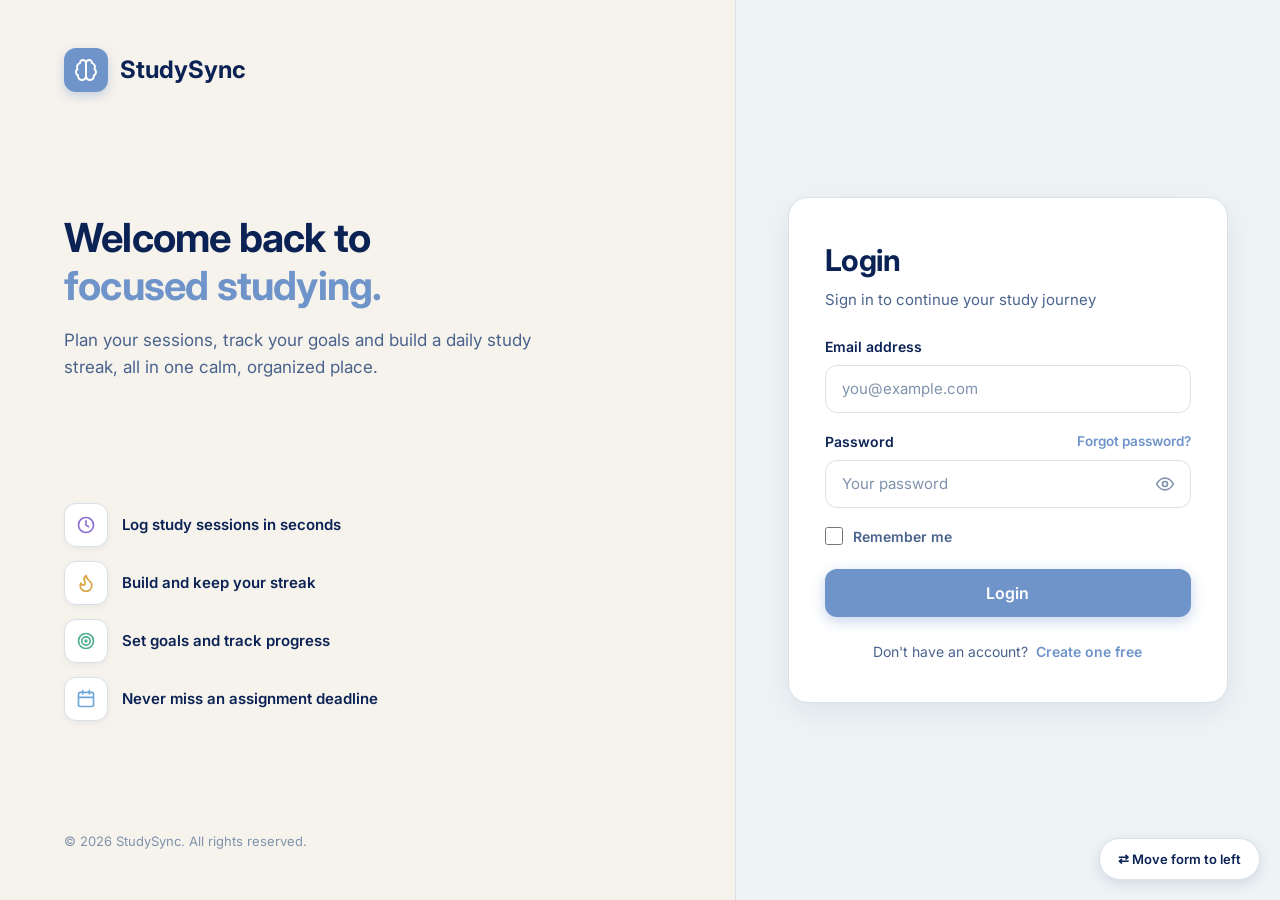
<file: StudySync/frontend/profile.html>
<!DOCTYPE html>
<html lang="en">

<head>
    <meta charset="UTF-8" />
    <meta name="viewport" content="width=device-width, initial-scale=1.0" />
    <title>Profile | StudySync</title>
    <meta name="description" content="View and update your StudySync profile and change your password." />
    <!-- Fonts & Icons -->
    <link href="https://fonts.googleapis.com/css2?family=Inter:wght@300;400;500;600;700&display=swap" rel="stylesheet">
    <link rel="stylesheet" href="https://cdnjs.cloudflare.com/ajax/libs/font-awesome/6.4.0/css/all.min.css">

    <link rel="icon" type="image/png" href="assets/logo/favicon.png">

    <!-- CSS -->
    <link rel="stylesheet" href="css/style.css">
    <link rel="stylesheet" href="css/dashboard.css">
    <link rel="stylesheet" href="css/profile.css" />
</head>

<body>

    <!-- Animated Background -->
    <div class="bg-gradient"></div>
    <div class="orb orb-1"></div>
    <div class="orb orb-2"></div>

    <div class="app-container">

        <!-- Master Sidebar -->
        <aside class="sidebar glass-panel" id="sidebar">
            <div class="sidebar-header">
                <div class="brand-icon">
                    <img src="assets/logo/studysync-logo.png" alt="StudySync Logo" class="sidebar-logo-img">
                </div>
                <h2 class="brand-name">StudySync</h2>
                <button class="btn-icon mobile-close" id="sidebarClose">
                    <i class="fa-solid fa-xmark"></i>
                </button>
            </div>

            <nav class="sidebar-nav">
                <a href="dashboard.html" class="nav-item">
                    <svg xmlns="http://www.w3.org/2000/svg" width="18" height="18" viewBox="0 0 24 24" fill="none" stroke="currentColor" stroke-width="2" stroke-linecap="round" stroke-linejoin="round" aria-hidden="true">
                        <rect width="7" height="9" x="3" y="3" rx="1"/>
                        <rect width="7" height="5" x="14" y="3" rx="1"/>
                        <rect width="7" height="9" x="14" y="12" rx="1"/>
                        <rect width="7" height="5" x="3" y="16" rx="1"/>
                    </svg>
                    <span>Dashboard</span>
                </a>
                <a href="subjects.html" class="nav-item">
                    <svg xmlns="http://www.w3.org/2000/svg" width="20" height="20" viewBox="0 0 24 24" fill="none" stroke="currentColor" stroke-width="2" stroke-linecap="round" stroke-linejoin="round" aria-hidden="true"><path d="M2 3h6a4 4 0 0 1 4 4v14a3 3 0 0 0-3-3H2z"/><path d="M22 3h-6a4 4 0 0 0-4 4v14a3 3 0 0 1 3-3h7z"/></svg>
                    <span>Subjects</span>
                </a>
                <a href="study-session.html" class="nav-item">
                    <svg xmlns="http://www.w3.org/2000/svg" width="20" height="20" viewBox="0 0 24 24" fill="none" stroke="currentColor" stroke-width="2" stroke-linecap="round" stroke-linejoin="round" aria-hidden="true"><line x1="10" x2="14" y1="2" y2="2"/><line x1="12" x2="15" y1="14" y2="11"/><circle cx="12" cy="14" r="8"/></svg>
                    <span>Sessions</span>
                </a>
                <a href="assignments.html" class="nav-item">
                    <svg xmlns="http://www.w3.org/2000/svg" width="20" height="20" viewBox="0 0 24 24" fill="none" stroke="currentColor" stroke-width="2" stroke-linecap="round" stroke-linejoin="round" aria-hidden="true"><rect width="8" height="4" x="8" y="2" rx="1" ry="1"/><path d="M16 4h2a2 2 0 0 1 2 2v14a2 2 0 0 1-2 2H6a2 2 0 0 1-2-2V6a2 2 0 0 1 2-2h2"/><path d="M12 11h4"/><path d="M12 16h4"/><path d="M8 11h.01"/><path d="M8 16h.01"/></svg>
                    <span>Assignments</span>
                </a>
                <a href="goals.html" class="nav-item">
                    <svg xmlns="http://www.w3.org/2000/svg" width="20" height="20" viewBox="0 0 24 24" fill="none" stroke="currentColor" stroke-width="2" stroke-linecap="round" stroke-linejoin="round" aria-hidden="true"><circle cx="12" cy="12" r="10"/><circle cx="12" cy="12" r="6"/><circle cx="12" cy="12" r="2"/></svg>
                    <span>Goals</span>
                </a>
                <a href="notes.html" class="nav-item">
                    <i class="fa-solid fa-note-sticky"></i>
                    <span>Notes</span>
                </a>
                <a href="analytics.html" class="nav-item">
                    <i class="fa-solid fa-chart-pie"></i>
                    <span>Analytics</span>
                </a>
                <a href="profile.html" class="nav-item active">
                    <i class="fa-solid fa-user"></i>
                    <span>Profile</span>
                </a>
            </nav>

            <div class="sidebar-footer">
                <div class="user-profile">
                    <div class="avatar"><i class="fa-solid fa-user"></i></div>
                    <div class="user-info">
                        <p class="user-name" id="userNameDisplay">Loading...</p>
                        <p class="user-role">Student</p>
                    </div>
                </div>
                <button class="btn-icon logout-btn" id="logoutBtn" title="Logout">
                    <i class="fa-solid fa-right-from-bracket"></i>
                </button>
            </div>
        </aside>

        <!-- Main Content -->
        <main class="main-content">

            <!-- Master Topbar -->
            <header class="topbar glass-panel">
                <div class="topbar-left">
                    <button class="btn-icon mobile-menu" id="sidebarOpen">
                        <i class="fa-solid fa-bars"></i>
                    </button>
                    <div class="search-bar">
                        <i class="fa-solid fa-magnifying-glass search-icon"></i>
                        <input type="text" placeholder="Search profile...">
                    </div>
                </div>

                <div class="topbar-right">
                    <button class="btn-icon">
                        <i class="fa-regular fa-bell"></i>
                    </button>
                    <button class="btn-icon">
                        <i class="fa-solid fa-gear"></i>
                    </button>
                </div>
            </header>

            <div class="dashboard-content">

                <div class="welcome-section">
                    <div>
                        <h1 class="page-title text-gradient">Profile & Settings 👤</h1>
                        <p class="page-subtitle">Manage your account information and password.</p>
                    </div>
                </div>

                <!-- Alert Banner -->
                <div class="alert-banner" id="alertBanner" style="display:none;"></div>

                <!-- Profile Grid -->
                <div class="profile-grid">

                    <!-- Avatar Card -->
                    <div class="profile-avatar-card glass-panel">
                        <div class="big-avatar" id="bigAvatar">?</div>
                        <h2 class="profile-display-name" id="displayName">Loading...</h2>
                        <p class="profile-display-email" id="displayEmail">...</p>
                        <div class="profile-since">
                            <i class="fa-solid fa-calendar-days"></i>
                            <span>Member of StudySync</span>
                        </div>
                    </div>

                    <!-- Edit Profile Card -->
                    <div class="profile-form-card glass-panel">
                        <div class="card-header">
                            <i class="fa-solid fa-pen"></i>
                            <h3>Edit Profile</h3>
                        </div>
                        <form id="profileForm">
                            <div class="form-group">
                                <label class="form-label" for="profileName">Full Name</label>
                                <input type="text" id="profileName" class="form-control" placeholder="Your full name"
                                    required />
                            </div>
                            <div class="form-group">
                                <label class="form-label" for="profileEmail">Email Address</label>
                                <input type="email" id="profileEmail" class="form-control" placeholder="your@email.com"
                                    required />
                            </div>
                            <div class="form-actions">
                                <button type="submit" class="btn btn-primary" id="saveProfileBtn">
                                    <i class="fa-solid fa-check"></i> Save Changes
                                </button>
                            </div>
                        </form>
                    </div>

                    <!-- Change Password Card -->
                    <div class="profile-form-card glass-panel">
                        <div class="card-header">
                            <i class="fa-solid fa-lock"></i>
                            <h3>Change Password</h3>
                        </div>
                        <form id="passwordForm">
                            <div class="form-group">
                                <label class="form-label" for="currentPassword">Current Password</label>
                                <div class="input-wrap" style="position: relative;">
                                    <input type="password" id="currentPassword" class="form-control"
                                        placeholder="Enter current password" required />
                                    <button type="button" class="toggle-pw" data-target="currentPassword"
                                        style="position: absolute; right: 12px; top: 50%; transform: translateY(-50%); background: none; border: none; color: var(--text-muted); cursor: pointer;"><i
                                            class="fa-solid fa-eye"></i></button>
                                </div>
                            </div>
                            <div class="form-group">
                                <label class="form-label" for="newPassword">New Password</label>
                                <div class="input-wrap" style="position: relative;">
                                    <input type="password" id="newPassword" class="form-control"
                                        placeholder="Min 6 characters" required />
                                    <button type="button" class="toggle-pw" data-target="newPassword"
                                        style="position: absolute; right: 12px; top: 50%; transform: translateY(-50%); background: none; border: none; color: var(--text-muted); cursor: pointer;"><i
                                            class="fa-solid fa-eye"></i></button>
                                </div>
                            </div>
                            <div class="form-group">
                                <label class="form-label" for="confirmPassword">Confirm New Password</label>
                                <div class="input-wrap" style="position: relative;">
                                    <input type="password" id="confirmPassword" class="form-control"
                                        placeholder="Repeat new password" required />
                                    <button type="button" class="toggle-pw" data-target="confirmPassword"
                                        style="position: absolute; right: 12px; top: 50%; transform: translateY(-50%); background: none; border: none; color: var(--text-muted); cursor: pointer;"><i
                                            class="fa-solid fa-eye"></i></button>
                                </div>
                            </div>
                            <div class="form-actions">
                                <button type="submit" class="btn btn-primary" id="savePasswordBtn">
                                    <i class="fa-solid fa-key"></i> Change Password
                                </button>
                            </div>
                        </form>
                    </div>

                    <!-- Danger Zone -->
                    <div class="profile-form-card glass-panel danger-zone">
                        <div class="card-header">
                            <i class="fa-solid fa-triangle-exclamation" style="color: var(--error);"></i>
                            <h3>Session</h3>
                        </div>
                        <p class="danger-desc"
                            style="color: var(--text-muted); font-size: 0.9rem; margin-bottom: 1.5rem;">Sign out of your
                            account on this device.</p>
                        <button class="btn btn-secondary" id="logoutBtnCard"
                            style="color: var(--error); border-color: rgba(248, 113, 113, 0.3);">
                            <i class="fa-solid fa-arrow-right-from-bracket"></i> Sign Out
                        </button>
                    </div>

                </div>
            </div>
        </main>
    </div>

    <!-- Scripts -->
    <script src="js/api.js"></script>
    <script src="js/auth.js"></script>
    <script src="js/profile.js"></script>
</body>

</html>
</file>
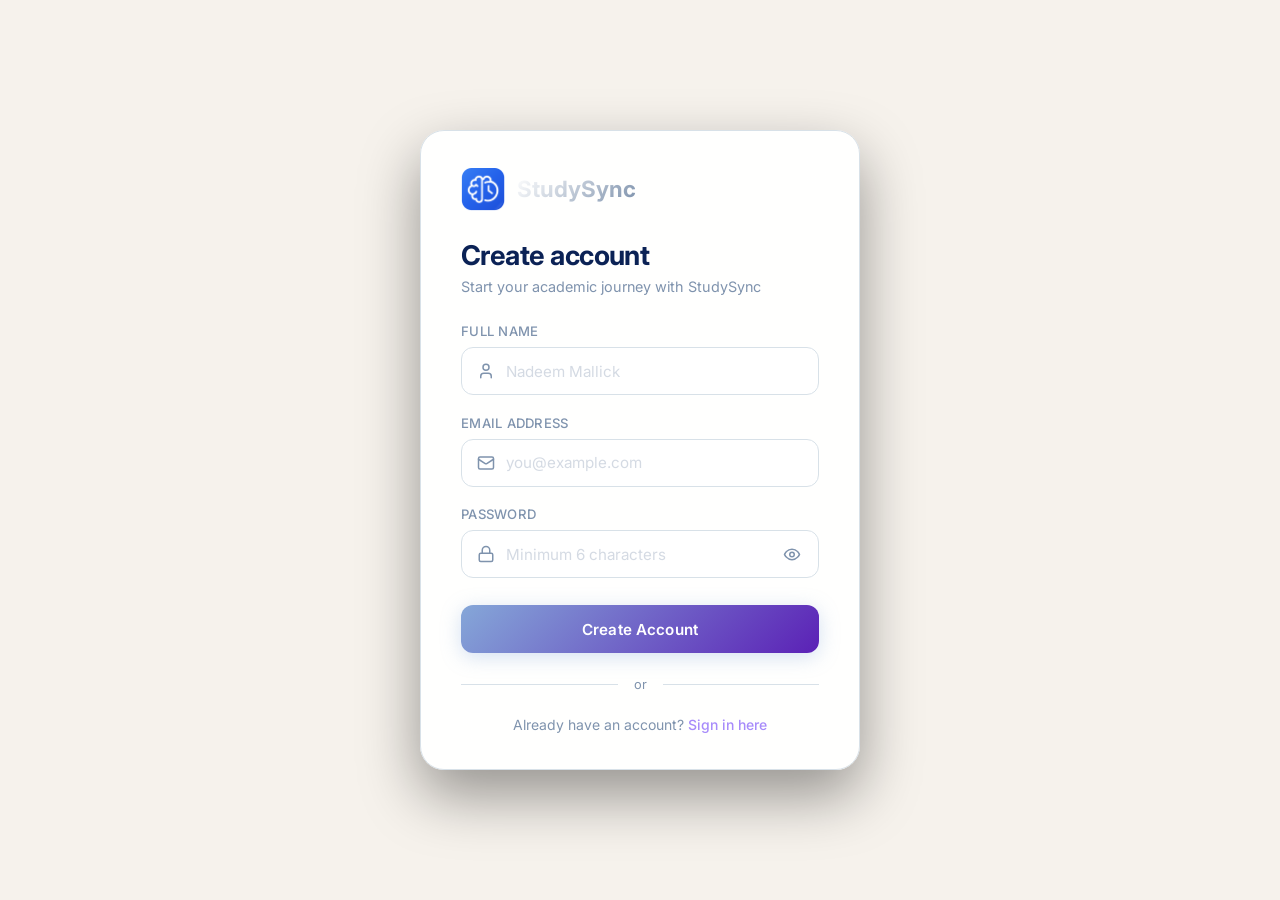
<file: StudySync/frontend/register.html>
<!DOCTYPE html>
<html lang="en">

<head>
    <meta charset="UTF-8" />
    <meta name="viewport" content="width=device-width, initial-scale=1.0" />
    <title>Create Account – StudySync</title>
    <meta name="description"
        content="Create your free StudySync account and start tracking your study sessions, assignments, and academic goals." />
    <link rel="icon" type="image/png" href="assets/logo/favicon.png" />
    <link rel="stylesheet" href="css/forms.css" />
</head>

<body>

    <!-- Animated background -->
    <div class="bg-gradient"></div>
    <div class="orb orb-1"></div>
    <div class="orb orb-2"></div>

    <!-- Register Card -->
    <div class="auth-wrapper">
        <div class="auth-card">

            <!-- Brand -->
            <div class="brand">
                <div class="brand-icon">
                    <img src="assets/logo/studysync-logo.png" alt="StudySync Logo" class="brand-logo-img" />
                </div>
                <span class="brand-name">StudySync</span>
            </div>

            <!-- Heading -->
            <h1 class="auth-title">Create account</h1>
            <p class="auth-subtitle">Start your academic journey with StudySync</p>

            <!-- Error message (shown on failed registration) -->
            <div id="reg-error" class="error-msg" role="alert"></div>

            <!-- Register Form -->
            <form id="register-form" novalidate>

                <div class="form-group">
                    <label for="reg-name">Full name</label>
                    <div class="input-wrap">
                        <span class="input-icon">
                            <svg xmlns="http://www.w3.org/2000/svg" width="18" height="18" viewBox="0 0 24 24"
                                fill="none" stroke="currentColor" stroke-width="2" stroke-linecap="round"
                                stroke-linejoin="round">
                                <path d="M19 21v-2a4 4 0 0 0-4-4H9a4 4 0 0 0-4 4v2" />
                                <circle cx="12" cy="7" r="4" />
                            </svg>
                        </span>
                        <input type="text" id="reg-name" name="name" placeholder="Nadeem Mallick" autocomplete="name"
                            required />
                    </div>
                </div>

                <div class="form-group">
                    <label for="reg-email">Email address</label>
                    <div class="input-wrap">
                        <span class="input-icon">
                            <svg xmlns="http://www.w3.org/2000/svg" width="18" height="18" viewBox="0 0 24 24"
                                fill="none" stroke="currentColor" stroke-width="2" stroke-linecap="round"
                                stroke-linejoin="round">
                                <rect width="20" height="16" x="2" y="4" rx="2" />
                                <path d="m22 7-8.97 5.7a1.94 1.94 0 0 1-2.06 0L2 7" />
                            </svg>
                        </span>
                        <input type="email" id="reg-email" name="email" placeholder="you@example.com"
                            autocomplete="email" required />
                    </div>
                </div>

                <div class="form-group">
                    <label for="reg-password">Password</label>
                    <div class="input-wrap">
                        <span class="input-icon">
                            <svg xmlns="http://www.w3.org/2000/svg" width="18" height="18" viewBox="0 0 24 24"
                                fill="none" stroke="currentColor" stroke-width="2" stroke-linecap="round"
                                stroke-linejoin="round">
                                <rect width="18" height="11" x="3" y="11" rx="2" ry="2" />
                                <path d="M7 11V7a5 5 0 0 1 10 0v4" />
                            </svg>
                        </span>
                        <input type="password" id="reg-password" name="password" placeholder="Minimum 6 characters"
                            autocomplete="new-password" required minlength="6" />
                        <button type="button" class="password-toggle" title="Toggle password visibility"
                            aria-label="Toggle password visibility">
                            <svg class="eye-icon" xmlns="http://www.w3.org/2000/svg" width="18" height="18"
                                viewBox="0 0 24 24" fill="none" stroke="currentColor" stroke-width="2"
                                stroke-linecap="round" stroke-linejoin="round">
                                <path d="M2 12s3-7 10-7 10 7 10 7-3 7-10 7-10-7-10-7Z" />
                                <circle cx="12" cy="12" r="3" />
                            </svg>
                            <svg class="eye-off-icon" style="display:none;" xmlns="http://www.w3.org/2000/svg"
                                width="18" height="18" viewBox="0 0 24 24" fill="none" stroke="currentColor"
                                stroke-width="2" stroke-linecap="round" stroke-linejoin="round">
                                <path d="M9.88 9.88a3 3 0 1 0 4.24 4.24" />
                                <path
                                    d="M10.73 5.08A10.43 10.43 0 0 1 12 5c7 0 10 7 10 7a13.16 13.16 0 0 1-1.67 2.68" />
                                <path d="M6.61 6.61A13.52 13.52 0 0 0 2 12s3 7 10 7a9.74 9.74 0 0 0 5.39-1.61" />
                                <line x1="2" x2="22" y1="2" y2="22" />
                            </svg>
                        </button>
                    </div>
                </div>

                <button type="submit" id="reg-btn" class="btn-primary">
                    Create Account
                </button>

            </form>

            <div class="divider">or</div>

            <!-- Footer -->
            <p class="auth-footer">
                Already have an account? <a href="login.html">Sign in here</a>
            </p>

        </div>
    </div>

    <script src="js/api.js"></script>
    <script src="js/auth.js"></script>
</body>

</html>
</file>
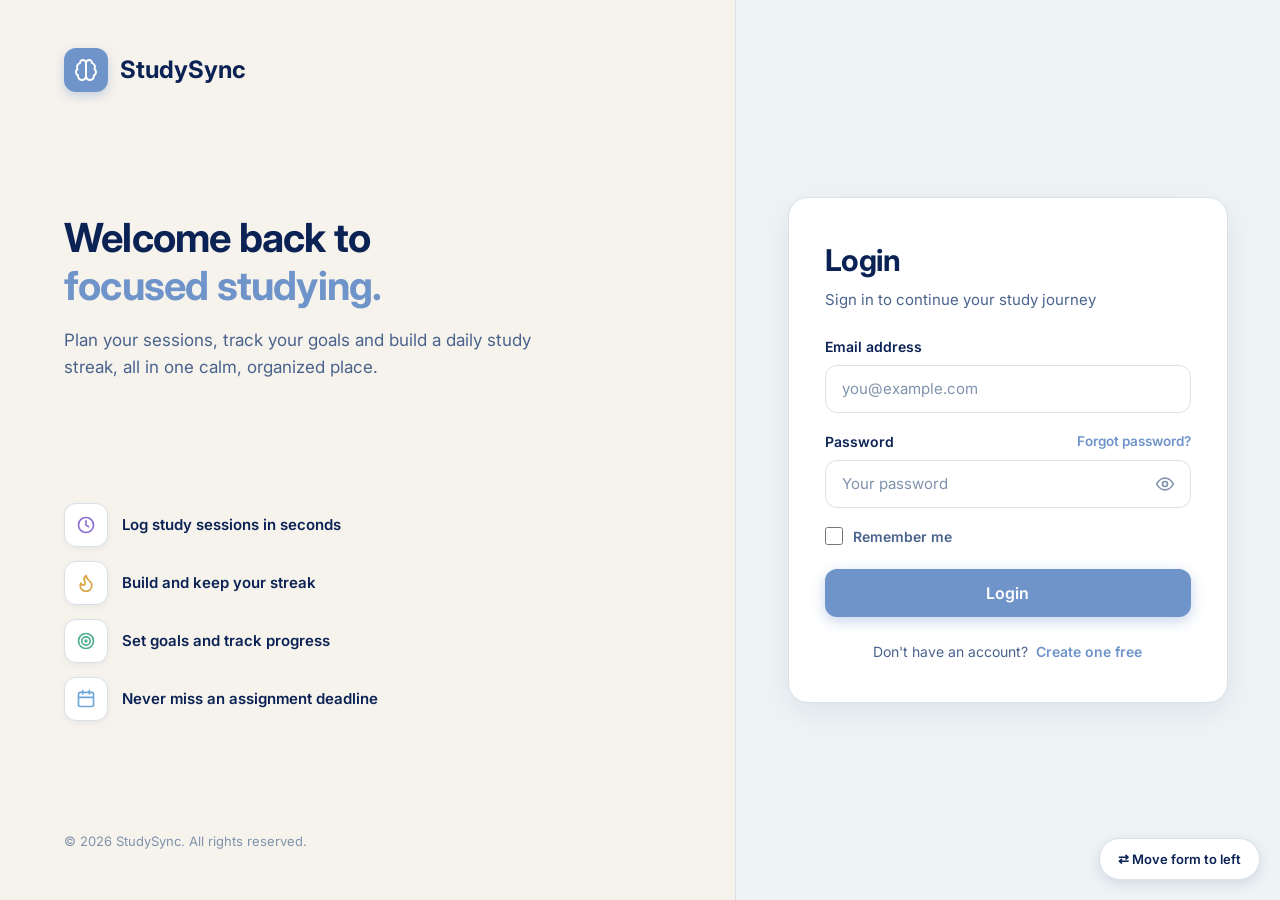
<file: StudySync/frontend/study-session.html>
<!DOCTYPE html>
<html lang="en">

<head>
    <meta charset="UTF-8">
    <meta name="viewport" content="width=device-width, initial-scale=1.0">
    <title>Study Sessions | StudySync</title>
    <meta name="description" content="Log and track focused study sessions, record durations, and maintain your streak.">
    <!-- Fonts & FontAwesome -->
    <link rel="preconnect" href="https://fonts.googleapis.com">
    <link rel="preconnect" href="https://fonts.gstatic.com" crossorigin>
    <link href="https://fonts.googleapis.com/css2?family=Inter:wght@400;500;600;700&display=swap" rel="stylesheet">
    <link rel="stylesheet" href="https://cdnjs.cloudflare.com/ajax/libs/font-awesome/6.4.0/css/all.min.css">
    <link rel="icon" type="image/png" href="assets/logo/favicon.png">

    <!-- CSS Layers (Separated Architecture) -->
    <link rel="stylesheet" href="css/style.css">
    <link rel="stylesheet" href="css/dashboard.css">
    <link rel="stylesheet" href="css/study.css">
</head>

<body>

    <div class="app-container">

        <!-- Sidebar Navigation -->
        <aside class="sidebar glass-panel" id="sidebar">
            <div class="sidebar-header">
                <div class="brand-icon">
                    <img src="assets/logo/studysync-logo.png" alt="StudySync Logo" class="sidebar-logo-img">
                </div>
                <span class="brand-name text-gradient">StudySync</span>
                <button class="btn-icon mobile-close" id="sidebarClose">
                    <i class="fa-solid fa-xmark"></i>
                </button>
            </div>

            <nav class="sidebar-nav">
                <a href="dashboard.html" class="nav-item">
                    <svg xmlns="http://www.w3.org/2000/svg" width="18" height="18" viewBox="0 0 24 24" fill="none" stroke="currentColor" stroke-width="2" stroke-linecap="round" stroke-linejoin="round" aria-hidden="true">
                        <rect width="7" height="9" x="3" y="3" rx="1"/>
                        <rect width="7" height="5" x="14" y="3" rx="1"/>
                        <rect width="7" height="9" x="14" y="12" rx="1"/>
                        <rect width="7" height="5" x="3" y="16" rx="1"/>
                    </svg>
                    <span>Dashboard</span>
                </a>
                <a href="subjects.html" class="nav-item">
                    <svg xmlns="http://www.w3.org/2000/svg" width="20" height="20" viewBox="0 0 24 24" fill="none" stroke="currentColor" stroke-width="2" stroke-linecap="round" stroke-linejoin="round" aria-hidden="true">
                        <path d="M2 3h6a4 4 0 0 1 4 4v14a3 3 0 0 0-3-3H2z"/>
                        <path d="M22 3h-6a4 4 0 0 0-4 4v14a3 3 0 0 1 3-3h7z"/>
                    </svg>
                    <span>Subjects</span>
                </a>
                <a href="study-session.html" class="nav-item active">
                    <svg xmlns="http://www.w3.org/2000/svg" width="20" height="20" viewBox="0 0 24 24" fill="none" stroke="currentColor" stroke-width="2" stroke-linecap="round" stroke-linejoin="round" aria-hidden="true">
                        <line x1="10" x2="14" y1="2" y2="2"/>
                        <line x1="12" x2="15" y1="14" y2="11"/>
                        <circle cx="12" cy="14" r="8"/>
                    </svg>
                    <span>Sessions</span>
                </a>
                <a href="assignments.html" class="nav-item">
                    <svg xmlns="http://www.w3.org/2000/svg" width="20" height="20" viewBox="0 0 24 24" fill="none" stroke="currentColor" stroke-width="2" stroke-linecap="round" stroke-linejoin="round" aria-hidden="true">
                        <rect width="8" height="4" x="8" y="2" rx="1" ry="1"/>
                        <path d="M16 4h2a2 2 0 0 1 2 2v14a2 2 0 0 1-2 2H6a2 2 0 0 1-2-2V6a2 2 0 0 1 2-2h2"/>
                        <path d="M12 11h4"/>
                        <path d="M12 16h4"/>
                        <path d="M8 11h.01"/>
                        <path d="M8 16h.01"/>
                    </svg>
                    <span>Assignments</span>
                </a>
                <a href="goals.html" class="nav-item">
                    <svg xmlns="http://www.w3.org/2000/svg" width="20" height="20" viewBox="0 0 24 24" fill="none" stroke="currentColor" stroke-width="2" stroke-linecap="round" stroke-linejoin="round" aria-hidden="true">
                        <circle cx="12" cy="12" r="10"/>
                        <circle cx="12" cy="12" r="6"/>
                        <circle cx="12" cy="2" r="2"/>
                    </svg>
                    <span>Goals</span>
                </a>
                <a href="notes.html" class="nav-item">
                    <i class="fa-solid fa-sticky-note"></i>
                    <span>Notes</span>
                </a>
                <a href="analytics.html" class="nav-item">
                    <i class="fa-solid fa-chart-pie"></i>
                    <span>Analytics</span>
                </a>
                <a href="profile.html" class="nav-item">
                    <i class="fa-solid fa-user"></i>
                    <span>Profile</span>
                </a>
            </nav>

            <div class="sidebar-footer">
                <div class="user-profile">
                    <div class="avatar"><i class="fa-solid fa-user"></i></div>
                    <div class="user-info">
                        <p class="user-name" id="userNameDisplay">Student</p>
                        <p class="user-role">Student</p>
                    </div>
                </div>
                <button class="btn-icon logout-btn" id="logoutBtn" title="Logout">
                    <i class="fa-solid fa-right-from-bracket"></i>
                </button>
            </div>
        </aside>

        <!-- Main Content -->
        <main class="main-content">

            <!-- Topbar -->
            <header class="topbar glass-panel">
                <div class="topbar-left">
                    <button class="btn-icon mobile-menu" id="sidebarOpen">
                        <i class="fa-solid fa-bars"></i>
                    </button>
                    <div class="search-bar">
                        <i class="fa-solid fa-magnifying-glass search-icon"></i>
                        <input type="text" id="searchInput" placeholder="Search sessions by subject or notes...">
                    </div>
                </div>

                <div class="topbar-right">
                    <a href="profile.html" class="btn-icon" title="View Profile">
                        <i class="fa-regular fa-user"></i>
                    </a>
                </div>
            </header>

            <!-- Page Body -->
            <div class="dashboard-content">

                <!-- Welcome Section -->
                <div class="sessions-welcome">
                    <div>
                        <h1>Study Sessions ⏱️</h1>
                        <p>Focus with the live countdown timer, or log your completed study sessions.</p>
                    </div>
                    <div>
                        <button type="button" class="btn" id="logSessionBtn">
                            <i class="fa-solid fa-clock-rotate-left"></i> Log Past Session
                        </button>
                    </div>
                </div>

                <!-- Live Focus Countdown Timer Card -->
                <div class="focus-timer-card" id="focusTimerCard">
                    <div class="timer-card-header">
                        <div class="timer-badge" id="timerBadge">
                            <span class="live-dot" id="liveDot"></span>
                            <span id="liveStatusText">Ready to Focus</span>
                        </div>

                        <div class="timer-subject-picker">
                            <label for="timerSubjectSelect"><i class="fa-solid fa-book-bookmark"></i> Subject:</label>
                            <div class="custom-select-wrap">
                                <span class="subject-color-indicator" id="timerSubjectColorDot"></span>
                                <select id="timerSubjectSelect" class="timer-select" aria-label="Select Subject for Focus Session">
                                    <option value="" disabled selected>Select a subject...</option>
                                </select>
                            </div>
                        </div>
                    </div>

                    <!-- Presets & Mode Selector -->
                    <div class="timer-presets" id="timerPresets">
                        <button type="button" class="preset-chip on" data-mins="25">
                            <i class="fa-regular fa-clock"></i> 25m Pomodoro
                        </button>
                        <button type="button" class="preset-chip" data-mins="45">
                            <i class="fa-solid fa-brain"></i> 45m Deep Focus
                        </button>
                        <button type="button" class="preset-chip" data-mins="60">
                            <i class="fa-solid fa-bolt"></i> 60m Power Hour
                        </button>
                        <button type="button" class="preset-chip" data-mins="15">
                            <i class="fa-solid fa-stopwatch-20"></i> 15m Quick Sprint
                        </button>
                        <button type="button" class="preset-chip" data-mode="stopwatch">
                            <i class="fa-solid fa-stopwatch"></i> Stopwatch
                        </button>
                    </div>

                    <!-- Circular Countdown Display -->
                    <div class="timer-display-area">
                        <div class="circular-timer-wrap">
                            <svg class="timer-svg" viewBox="0 0 280 280" aria-hidden="true">
                                <circle class="timer-track" cx="140" cy="140" r="120"></circle>
                                <circle class="timer-progress" id="timerProgressRing" cx="140" cy="140" r="120"></circle>
                            </svg>

                            <div class="timer-inner-content">
                                <span class="timer-digits" id="timerDigits">25:00</span>
                                <div class="timer-tag" id="timerSubjectBadge">Select a subject</div>
                                <div class="timer-time-adjust" id="timerAdjustGroup">
                                    <button type="button" class="adjust-btn" id="adjustMinus5" title="Subtract 5 minutes">−5m</button>
                                    <button type="button" class="adjust-btn" id="adjustPlus5" title="Add 5 minutes">+5m</button>
                                </div>
                            </div>
                        </div>
                    </div>

                    <!-- Timer Controls -->
                    <div class="timer-controls">
                        <button type="button" class="timer-btn sec" id="timerResetBtn" title="Reset Timer">
                            <i class="fa-solid fa-rotate-left"></i> Reset
                        </button>

                        <button type="button" class="timer-btn pri" id="timerToggleBtn">
                            <i class="fa-solid fa-play" id="timerToggleIcon"></i>
                            <span id="timerToggleText">Start Focus</span>
                        </button>

                        <button type="button" class="timer-btn finish" id="timerFinishBtn" disabled title="Finish and log session">
                            <i class="fa-solid fa-circle-check"></i> Finish & Save
                        </button>
                    </div>
                </div>

                <!-- Session History Card -->
                <div class="session-history-card">
                    <div class="history-header">
                        <h2>Recent History</h2>
                        <span class="history-stats" id="historyStats">Loading stats...</span>
                    </div>

                    <div id="sessionsList" class="sessions-list">
                        <div class="empty-state">
                            <p>Loading study sessions...</p>
                        </div>
                    </div>
                </div>

            </div>
        </main>
    </div>

    <!-- =========================================================
         Session Complete Modal (Triggered on Timer Finished / Early Stop)
    ========================================================== -->
    <div class="ov" id="completeModal" aria-modal="true" role="dialog">
        <div class="modal" role="dialog" aria-modal="true" aria-labelledby="completeTitle">

            <div class="mh">
                <div>
                    <h2 id="completeTitle">🎉 Great Focus Session!</h2>
                    <p id="completeSubtitle">Record your reflection & save to your history</p>
                </div>
                <button type="button" class="x" id="closeCompleteModalBtn" aria-label="Close">✕</button>
            </div>

            <div class="body">
                <div class="rv" id="completeReviewBanner">
                    <i class="fa-solid fa-trophy" style="display:grid;place-items:center;font-size:18px;background:var(--sc-soft,rgba(133,167,216,0.2));color:var(--sc,var(--brand));border-radius:12px;"></i>
                    <div>
                        <b id="completeSubjectName">Subject</b>
                        <span id="completeDurationMeta">25 min focused · Today</span>
                    </div>
                </div>

                <div class="sec">
                    <div class="lbl">How focused were you? <em>optional</em></div>
                    <div class="rate" id="completeRate"></div>
                </div>

                <div class="sec">
                    <div class="lbl">Notes / What did you accomplish? <em>optional</em></div>
                    <textarea id="completeNotes" placeholder="Summary of what you worked on, solved, or learned..."></textarea>
                </div>
            </div>

            <div class="foot">
                <button type="button" class="btn" id="discardSessionBtn">Discard</button>
                <button type="button" class="btn p" id="saveCompleteSessionBtn">Save to History</button>
            </div>

        </div>
    </div>

    <!-- =========================================================
         Step-by-Step Modern Session Modal (Manual Past Log)
         Step 1: Pick Subject
         Step 2: Set Duration
         Step 3: Review & Save (Date, Focus Rating & Notes)
    ========================================================== -->
    <div class="ov" id="sessionModal" aria-modal="true" role="dialog">
        <div class="modal" role="dialog" aria-modal="true" aria-labelledby="stepTitle">

            <!-- Header -->
            <div class="mh">
                <div>
                    <h2 id="stepTitle">What are you studying?</h2>
                    <p id="stepSubtitle">Step 1 of 3</p>
                </div>
                <button type="button" class="x" id="closeModalBtn" aria-label="Close">✕</button>
            </div>

            <!-- Progress Bar -->
            <div class="prog">
                <i></i><i></i><i></i>
            </div>

            <!-- Body -->
            <div class="body">

                <!-- Step 1: Subject Selection -->
                <div class="pane on" data-s="1">
                    <div class="sgrid" id="subjectsGridInModal">
                        <!-- Loaded dynamically from user's subjects -->
                    </div>
                    <div class="nosub hidden" id="nosub">
                        <b>No subjects found yet</b>
                        Please create a subject first to log study sessions against it.
                        <br>
                        <a href="subjects.html">+ Add a subject in Subjects tab</a>
                    </div>
                </div>

                <!-- Step 2: Duration Stepper -->
                <div class="pane" data-s="2">
                    <div class="dur">
                        <button type="button" class="step" id="dm" aria-label="5 minutes less">−</button>
                        <div class="dv">
                            <b id="dval">30</b>
                            <span>minutes</span>
                        </div>
                        <button type="button" class="step" id="dp" aria-label="5 minutes more">+</button>
                    </div>
                    <div class="chips" id="durs" style="justify-content:center"></div>
                </div>

                <!-- Step 3: Review & Save -->
                <div class="pane" data-s="3">
                    <div class="rv">
                        <i></i>
                        <div>
                            <b id="rvSub">Select Subject</b>
                            <span id="rvMeta">30 min · Today</span>
                        </div>
                    </div>
                    <div class="sec">
                        <div class="lbl">Date</div>
                        <div class="chips" id="dates"></div>
                    </div>
                    <div class="sec">
                        <div class="lbl">How focused were you? <em>optional</em></div>
                        <div class="rate" id="rate"></div>
                    </div>
                    <div class="sec">
                        <div class="lbl">Notes <em>optional</em></div>
                        <textarea id="notes" placeholder="What did you cover in this session?"></textarea>
                    </div>
                </div>

            </div>

            <!-- Footer Controls -->
            <div class="foot">
                <button type="button" class="btn hidden" id="stepBack">Back</button>
                <button type="button" class="btn p" id="stepNext" disabled>Next</button>
                <button type="button" class="btn p hidden" id="stepSave">Save Session</button>
            </div>

        </div>
    </div>

    <!-- Floating Toast Notification -->
    <div class="session-toast" id="sessionToast">Session saved ✓</div>

    <!-- Scripts -->
    <script src="js/api.js"></script>
    <script src="js/auth.js"></script>
    <script src="js/study.js"></script>
</body>

</html>
</file>
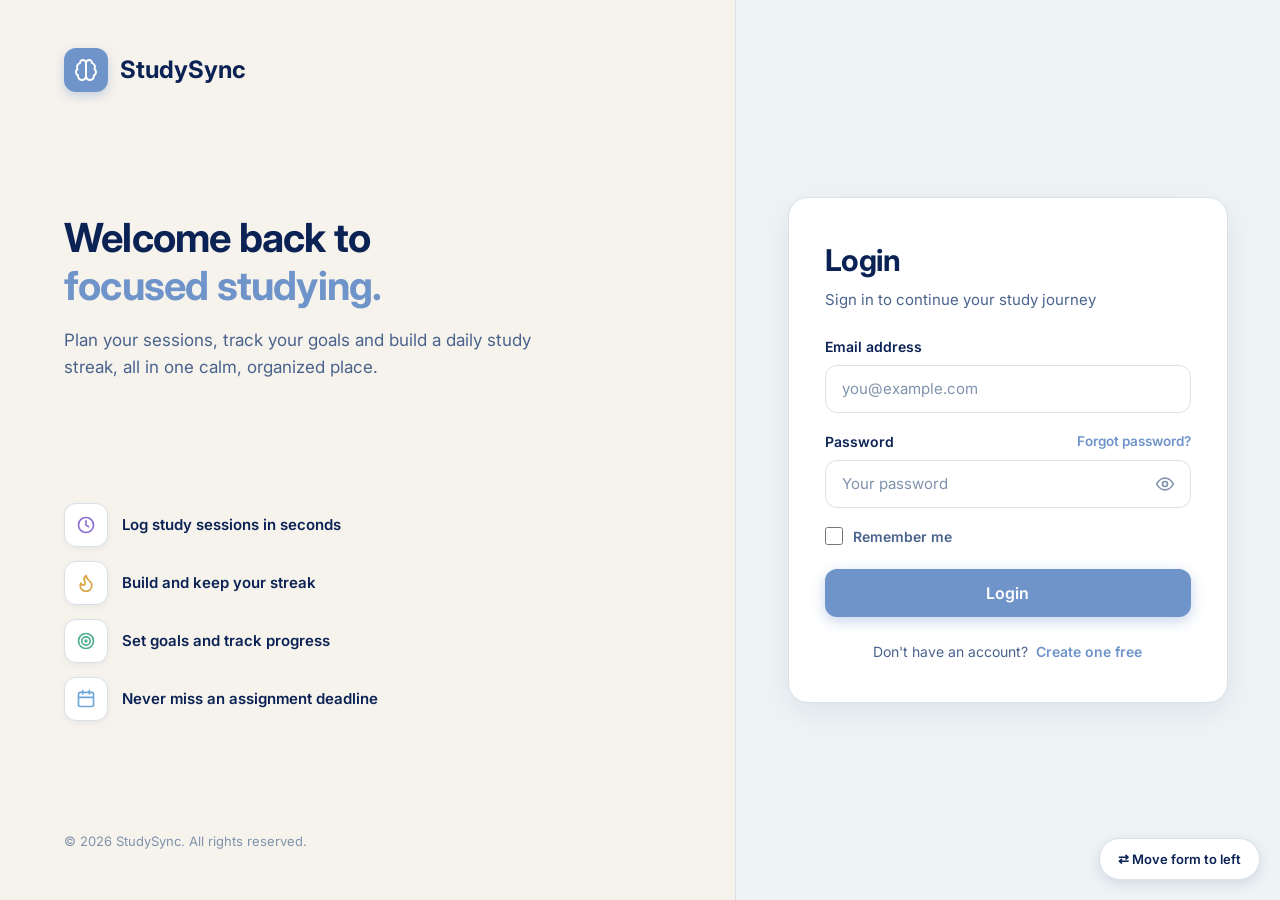
<file: StudySync/frontend/subjects.html>
<!DOCTYPE html>
<html lang="en">

<head>
    <meta charset="UTF-8">
    <meta name="viewport" content="width=device-width, initial-scale=1.0">
    <title>Subjects | StudySync</title>
    <meta name="description" content="Manage and organize your academic study subjects with custom colors, icons, and goals.">
    <!-- Fonts & FontAwesome -->
    <link rel="preconnect" href="https://fonts.googleapis.com">
    <link rel="preconnect" href="https://fonts.gstatic.com" crossorigin>
    <link href="https://fonts.googleapis.com/css2?family=Inter:wght@400;500;600;700&display=swap" rel="stylesheet">
    <link rel="stylesheet" href="https://cdnjs.cloudflare.com/ajax/libs/font-awesome/6.4.0/css/all.min.css">
    <link rel="icon" type="image/png" href="assets/logo/favicon.png">

    <!-- CSS Layers (Separated Architecture) -->
    <link rel="stylesheet" href="css/style.css">
    <link rel="stylesheet" href="css/dashboard.css">
    <link rel="stylesheet" href="css/subjects.css">
</head>

<body>

    <div class="app-container">

        <!-- Sidebar Navigation -->
        <aside class="sidebar glass-panel" id="sidebar">
            <div class="sidebar-header">
                <div class="brand-icon">
                    <img src="assets/logo/studysync-logo.png" alt="StudySync Logo" class="sidebar-logo-img">
                </div>
                <span class="brand-name text-gradient">StudySync</span>
                <button class="btn-icon mobile-close" id="sidebarClose">
                    <i class="fa-solid fa-xmark"></i>
                </button>
            </div>

            <nav class="sidebar-nav">
                <a href="dashboard.html" class="nav-item">
                    <svg xmlns="http://www.w3.org/2000/svg" width="18" height="18" viewBox="0 0 24 24" fill="none" stroke="currentColor" stroke-width="2" stroke-linecap="round" stroke-linejoin="round" aria-hidden="true">
                        <rect width="7" height="9" x="3" y="3" rx="1"/>
                        <rect width="7" height="5" x="14" y="3" rx="1"/>
                        <rect width="7" height="9" x="14" y="12" rx="1"/>
                        <rect width="7" height="5" x="3" y="16" rx="1"/>
                    </svg>
                    <span>Dashboard</span>
                </a>
                <a href="subjects.html" class="nav-item active">
                    <svg xmlns="http://www.w3.org/2000/svg" width="20" height="20" viewBox="0 0 24 24" fill="none" stroke="currentColor" stroke-width="2" stroke-linecap="round" stroke-linejoin="round" aria-hidden="true">
                        <path d="M2 3h6a4 4 0 0 1 4 4v14a3 3 0 0 0-3-3H2z"/>
                        <path d="M22 3h-6a4 4 0 0 0-4 4v14a3 3 0 0 1 3-3h7z"/>
                    </svg>
                    <span>Subjects</span>
                </a>
                <a href="study-session.html" class="nav-item">
                    <svg xmlns="http://www.w3.org/2000/svg" width="20" height="20" viewBox="0 0 24 24" fill="none" stroke="currentColor" stroke-width="2" stroke-linecap="round" stroke-linejoin="round" aria-hidden="true">
                        <line x1="10" x2="14" y1="2" y2="2"/>
                        <line x1="12" x2="15" y1="14" y2="11"/>
                        <circle cx="12" cy="14" r="8"/>
                    </svg>
                    <span>Sessions</span>
                </a>
                <a href="assignments.html" class="nav-item">
                    <svg xmlns="http://www.w3.org/2000/svg" width="20" height="20" viewBox="0 0 24 24" fill="none" stroke="currentColor" stroke-width="2" stroke-linecap="round" stroke-linejoin="round" aria-hidden="true">
                        <rect width="8" height="4" x="8" y="2" rx="1" ry="1"/>
                        <path d="M16 4h2a2 2 0 0 1 2 2v14a2 2 0 0 1-2 2H6a2 2 0 0 1-2-2V6a2 2 0 0 1 2-2h2"/>
                        <path d="M12 11h4"/>
                        <path d="M12 16h4"/>
                        <path d="M8 11h.01"/>
                        <path d="M8 16h.01"/>
                    </svg>
                    <span>Assignments</span>
                </a>
                <a href="goals.html" class="nav-item">
                    <svg xmlns="http://www.w3.org/2000/svg" width="20" height="20" viewBox="0 0 24 24" fill="none" stroke="currentColor" stroke-width="2" stroke-linecap="round" stroke-linejoin="round" aria-hidden="true">
                        <circle cx="12" cy="12" r="10"/>
                        <circle cx="12" cy="12" r="6"/>
                        <circle cx="12" cy="12" r="2"/>
                    </svg>
                    <span>Goals</span>
                </a>
                <a href="notes.html" class="nav-item">
                    <i class="fa-solid fa-sticky-note"></i>
                    <span>Notes</span>
                </a>
                <a href="analytics.html" class="nav-item">
                    <i class="fa-solid fa-chart-pie"></i>
                    <span>Analytics</span>
                </a>
                <a href="profile.html" class="nav-item">
                    <i class="fa-solid fa-user"></i>
                    <span>Profile</span>
                </a>
            </nav>

            <div class="sidebar-footer">
                <div class="user-profile">
                    <div class="avatar"><i class="fa-solid fa-user"></i></div>
                    <div class="user-info">
                        <p class="user-name" id="userNameDisplay">Student</p>
                        <p class="user-role">Student</p>
                    </div>
                </div>
                <button class="btn-icon logout-btn" id="logoutBtn" title="Logout">
                    <i class="fa-solid fa-right-from-bracket"></i>
                </button>
            </div>
        </aside>

        <!-- Main Content -->
        <main class="main-content">

            <!-- Topbar -->
            <header class="topbar glass-panel">
                <div class="topbar-left">
                    <button class="btn-icon mobile-menu" id="sidebarOpen">
                        <i class="fa-solid fa-bars"></i>
                    </button>
                    <div class="search-bar">
                        <i class="fa-solid fa-magnifying-glass search-icon"></i>
                        <input type="text" id="searchInput" placeholder="Search your subjects...">
                    </div>
                </div>

                <div class="topbar-right">
                    <a href="profile.html" class="btn-icon" title="View Profile">
                        <i class="fa-regular fa-user"></i>
                    </a>
                </div>
            </header>

            <!-- Page Body -->
            <div class="dashboard-content">

                <!-- Welcome Section -->
                <div class="subjects-welcome">
                    <div>
                        <h1>Your Subjects 📚</h1>
                        <p>Track academic courses, tag custom color palettes, and monitor study progress.</p>
                    </div>
                    <div>
                        <button type="button" class="btn p" id="addSubjectBtn">
                            <i class="fa-solid fa-plus"></i> Add New Subject
                        </button>
                    </div>
                </div>

                <!-- Subjects Cards Grid -->
                <div class="subjects-grid" id="subjectsGrid">
                    <div class="empty-state">
                        <p>Loading subjects...</p>
                    </div>
                </div>

            </div>
        </main>
    </div>

    <!-- =========================================================
         Interactive Step-by-Step Add/Edit Subject Modal
    ========================================================== -->
    <div class="modal-overlay" id="subjectModal" aria-modal="true" role="dialog">
        <div class="modal-wrap">

            <!-- Step-by-Step Wizard Modal -->
            <div class="modal" id="subjectWizardModal">
                <div class="wz-head">
                    <div>
                        <h2 id="wzT">Name your subject</h2>
                        <p id="wzS">Step 1 of 3</p>
                    </div>
                    <button type="button" class="x close-modal-btn" aria-label="Close">✕</button>
                </div>
                <div class="prog">
                    <i></i><i></i><i></i>
                </div>
                <div class="body" style="padding-top:22px">
                    <!-- Step 1: Name & Description -->
                    <div class="pane on" data-s="1">
                        <div class="sec">
                            <div class="lbl">Subject name</div>
                            <input type="text" class="in-name" id="subjectNameInput" placeholder="e.g. Mathematics" autocomplete="off">
                        </div>
                        <div class="sec">
                            <div class="lbl">Description <em>optional</em></div>
                            <input type="text" class="in-desc" id="subjectDescInput" placeholder="e.g. Calculus &amp; Algebra">
                        </div>
                    </div>

                    <!-- Step 2: Icon & Theme Color -->
                    <div class="pane" data-s="2">
                        <div class="minip">
                            <div class="bubble p-ico"></div>
                            <b class="p-name" data-ph="Subject name">Subject name</b>
                        </div>
                        <div class="sec">
                            <div class="lbl">Icon</div>
                            <div class="icons" id="subjectIcons"></div>
                        </div>
                        <div class="sec">
                            <div class="lbl">Colour theme</div>
                            <div class="swatches" id="subjectSwatches"></div>
                        </div>
                    </div>

                    <!-- Step 3: Study Goal & Preview -->
                    <div class="pane" data-s="3">
                        <div class="lbl" style="justify-content:center">Weekly study goal</div>
                        <div class="goal">
                            <button type="button" class="step gm" aria-label="Decrease hours">−</button>
                            <div class="gv">
                                <b class="gval">5</b>
                                <span>hours / week</span>
                            </div>
                            <button type="button" class="step gp" aria-label="Increase hours">+</button>
                        </div>
                        <div class="pcard">
                            <div class="bubble p-ico"></div>
                            <b class="p-name" data-ph="Subject name">Subject name</b>
                            <span class="p-desc" data-ph="Description"></span>
                            <div class="bar"><i></i></div>
                            <small>0h of <span class="gval">5</span>h this week</small>
                        </div>
                    </div>
                </div>
                <div class="foot">
                    <button type="button" class="btn back hidden">Back</button>
                    <button type="button" class="btn p next" disabled>Next</button>
                    <button type="button" class="btn p save-subject-btn hidden">Save Subject</button>
                </div>
            </div>

        </div>
    </div>

    <!-- Floating Toast Notification -->
    <div class="subject-toast" id="subjectToast">Subject saved ✓</div>

    <!-- Scripts -->
    <script src="js/api.js"></script>
    <script src="js/auth.js"></script>
    <script src="js/subjects.js"></script>
</body>

</html>
</file>
<file: StudySync/frontend/css/style.css>
/* =========================================================
   style.css – Master Global Design System & Theme
   Dashboard-Standard Dark Glassmorphic UI with Purple Accent
========================================================= */

@import url('https://fonts.googleapis.com/css2?family=Inter:wght@300;400;500;600;700&display=swap');

/* ── 1. Global Reset & Tokens ────────────────────────────────────────────── */
*,
*::before,
*::after {
    box-sizing: border-box;
    margin: 0;
    padding: 0;
}

:root {
    /* Backgrounds from color.md */
    --bg-primary: #F6F2EC;
    /* Primary Background */
    --bg-dark: #F6F2EC;
    /* Primary Background */
    --bg-secondary: #EEF3F5;
    /* Secondary Background */
    --bg-card: rgba(255, 255, 255, 0.85);
    /* Surface #FFFFFF */
    --bg-card-hover: #E8F0F7;
    /* Hover Background */
    --border: #D8E1E8;
    /* Border */
    --border-hover: #85A7D8;
    /* Border Hover / Active */

    /* Brand from color.md */
    --accent: #85A7D8;
    /* Brand Primary */
    --accent-hover: #6F94CA;
    /* Brand Primary Hover */
    --accent-secondary: #9AB9E0;
    /* Brand Secondary */
    --accent-glow: rgba(133, 167, 216, 0.35);
    /* Glow */

    /* Text from color.md */
    --text-primary: #0B2255;
    /* Text Primary (Deep Navy) */
    --text-secondary: #4A638D;
    /* Text Secondary */
    --text-muted: #7F93AD;
    /* Text Muted */
    --text-disabled: #B8C5D3;
    /* Text Disabled */
    --text-white: #FFFFFF;
    /* White Text */

    /* Status from color.md */
    --error: #D96B6B;
    /* Danger */
    --error-bg: rgba(217, 107, 107, 0.15);
    --success: #4FAF8F;
    /* Success */
    --success-bg: rgba(79, 175, 143, 0.15);
    --warning: #D9A441;
    /* Warning */
    --warning-bg: rgba(217, 164, 65, 0.15);
    --info: #6FA8D8;
    /* Info */
    --info-bg: rgba(111, 168, 216, 0.15);

    /* Inputs */
    --input-bg: #FFFFFF;
    /* Surface */
    --input-border: #D8E1E8;
    /* Border */

    /* Layout Tokens */
    --sidebar-width: 260px;
    --header-height: 70px;
    --transition-speed: 0.3s;
    --border-radius: 16px;
}

/* ── Universal Custom Scrollbars ────────────────────────────────────────── */
::-webkit-scrollbar {
    width: 6px;
    height: 6px;
}

::-webkit-scrollbar-track {
    background: #EEF3F5;
    border-radius: 10px;
}

::-webkit-scrollbar-thumb {
    background: #B8C5D3;
    border-radius: 10px;
    border: 1px solid #D8E1E8;
}

::-webkit-scrollbar-thumb:hover {
    background: #85A7D8;
}

* {
    scrollbar-width: thin;
    scrollbar-color: #B8C5D3 #EEF3F5;
}

html,
body {
    font-family: 'Inter', sans-serif;
    background: var(--bg-primary, #F6F2EC);
    color: var(--text-primary);
    overflow-x: hidden;
    min-height: 100vh;
    width: 100%;
    -webkit-font-smoothing: antialiased;
}

/* ── 2. Page Background ─────────────────────────────────────────────────── */
.bg-gradient {
    position: fixed;
    inset: 0;
    z-index: 0;
    background: var(--bg-primary, #F6F2EC);
    pointer-events: none;
}

.orb {
    display: none;
}

.orb-1 {
    width: 400px;
    height: 400px;
    background: rgba(133, 167, 216, 0.25);
    top: -100px;
    left: -100px;
    animation-delay: 0s;
}

.orb-2 {
    width: 300px;
    height: 300px;
    background: rgba(186, 213, 235, 0.3);
    bottom: -80px;
    right: -80px;
    animation-delay: -3s;
}

@keyframes float {

    0%,
    100% {
        transform: translateY(0px) scale(1);
    }

    50% {
        transform: translateY(-20px) scale(1.05);
    }
}

/* ── 3. App Container Layout ─────────────────────────────────────────────── */
.app-container {
    display: flex;
    min-height: 100vh;
    width: 100%;
    max-width: 100%;
    position: relative;
    z-index: 1;
    overflow-x: hidden;
}

/* ── 4. Glass Panel Component ────────────────────────────────────────────── */
.glass-panel {
    background: var(--bg-card);
    backdrop-filter: blur(24px);
    -webkit-backdrop-filter: blur(24px);
    border: 1px solid var(--border);
    border-radius: var(--border-radius);
    box-shadow: 0 10px 30px rgba(11, 34, 85, 0.05), 0 0 0 1px rgba(216, 225, 232, 0.5);
}

.text-gradient {
    background: linear-gradient(135deg, #0B2255 0%, #4A638D 100%);
    -webkit-background-clip: text;
    -webkit-text-fill-color: transparent;
    background-clip: text;
}

/* ── 5. Master Sidebar ───────────────────────────────────────────────────── */
.sidebar {
    width: var(--sidebar-width);
    height: calc(100vh - 2rem);
    margin: 1rem;
    display: flex;
    flex-direction: column;
    transition: width var(--transition-speed) ease, margin var(--transition-speed) ease, padding var(--transition-speed) ease, opacity var(--transition-speed) ease, visibility var(--transition-speed) ease;
    z-index: 50;
    overflow-y: auto;
    overflow-x: hidden;
    flex-shrink: 0;
}

.sidebar.collapsed {
    width: 0 !important;
    min-width: 0 !important;
    margin: 0 !important;
    padding: 0 !important;
    border: none !important;
    opacity: 0;
    pointer-events: none;
    visibility: hidden;
    overflow: hidden;
}

.sidebar-header {
    height: var(--header-height);
    display: flex;
    align-items: center;
    padding: 0 1.5rem;
    gap: 0.75rem;
    border-bottom: 1px solid var(--border);
    flex-shrink: 0;
}

.brand-icon {
    width: 36px;
    height: 36px;
    display: flex;
    align-items: center;
    justify-content: center;
    flex-shrink: 0;
}

.brand-icon img,
.brand-logo-img,
.sidebar-logo-img {
    width: 100%;
    height: 100%;
    object-fit: contain;
    display: block;
}

.brand-name {
    font-size: 1.25rem;
    font-weight: 700;
    color: #0B2255;
    letter-spacing: 0.5px;
}

.mobile-close {
    display: inline-flex;
    margin-left: auto;
}

.sidebar-nav {
    flex: 1;
    padding: 1.5rem 1rem;
    display: flex;
    flex-direction: column;
    gap: 0.5rem;
    overflow-y: auto;
    overflow-x: hidden;
}

.nav-item {
    display: flex;
    align-items: center;
    gap: 1rem;
    padding: 0.8rem 1rem;
    border-radius: 12px;
    color: var(--text-secondary);
    text-decoration: none;
    font-weight: 500;
    transition: all var(--transition-speed);
}

.nav-item i {
    font-size: 1.1rem;
    width: 20px;
    text-align: center;
    color: var(--text-muted);
}

.nav-item:hover {
    background: var(--bg-card-hover);
    color: var(--text-primary);
}

.nav-item.active {
    background: linear-gradient(135deg, var(--accent) 0%, var(--accent-hover) 100%);
    color: #FFFFFF;
    box-shadow: 0 4px 15px rgba(133, 167, 216, 0.3);
}

.nav-item.active i {
    color: #FFFFFF;
}

.sidebar-footer {
    padding: 1.5rem;
    border-top: 1px solid var(--border);
    display: flex;
    align-items: center;
    justify-content: space-between;
    flex-shrink: 0;
}

.user-profile {
    display: flex;
    align-items: center;
    gap: 0.75rem;
}

.avatar {
    width: 36px;
    height: 36px;
    background: rgba(133, 167, 216, 0.2);
    border-radius: 50%;
    display: flex;
    align-items: center;
    justify-content: center;
    color: #0B2255;
    border: 1px solid rgba(133, 167, 216, 0.5);
    font-weight: 700;
    font-size: 0.9rem;
}

.user-info {
    display: flex;
    flex-direction: column;
}

.user-name {
    font-size: 0.9rem;
    font-weight: 600;
    color: var(--text-primary);
}

.user-role {
    font-size: 0.75rem;
    color: var(--text-muted);
}

.logout-btn {
    color: var(--error);
    border-color: rgba(248, 113, 113, 0.2);
}

.logout-btn:hover {
    background: var(--error-bg);
    color: var(--error);
}

/* ── 6. Main Content Layout ──────────────────────────────────────────────── */
.main-content {
    flex: 1;
    display: flex;
    flex-direction: column;
    height: 100vh;
    overflow-y: auto;
    overflow-x: hidden;
    padding-right: 1rem;
    padding-left: 0;
    min-width: 0;
    transition: padding-left var(--transition-speed) ease;
}

.sidebar.collapsed ~ .main-content {
    padding-left: 1rem;
}

/* ── 7. Topbar Component ─────────────────────────────────────────────────── */
.topbar {
    height: var(--header-height);
    margin-top: 1rem;
    margin-bottom: 1.5rem;
    border-radius: 16px;
    display: flex;
    align-items: center;
    justify-content: space-between;
    padding: 0 1.5rem;
    flex-shrink: 0;
}

.topbar-left {
    display: flex;
    align-items: center;
    gap: 1rem;
    flex: 1;
}

.mobile-menu {
    display: inline-flex;
}

.search-bar {
    position: relative;
    max-width: 320px;
    width: 100%;
}

.search-icon {
    position: absolute;
    left: 1rem;
    top: 50%;
    transform: translateY(-50%);
    color: var(--text-muted);
}

.search-bar input {
    width: 100%;
    background: var(--input-bg);
    border: 1px solid var(--input-border);
    border-radius: 20px;
    padding: 0.6rem 1rem 0.6rem 2.5rem;
    color: var(--text-primary);
    outline: none;
    font-family: inherit;
    font-size: 0.9rem;
    transition: all var(--transition-speed);
}

.search-bar input:focus {
    border-color: var(--accent);
    background: rgba(124, 58, 237, 0.1);
}

.topbar-right {
    display: flex;
    align-items: center;
    gap: 1rem;
}

/* ── 8. Dashboard Content Container ──────────────────────────────────────── */
.dashboard-content {
    padding-bottom: 2rem;
    display: flex;
    flex-direction: column;
    gap: 2rem;
    width: 100%;
    max-width: 100%;
}

.welcome-section {
    display: flex;
    justify-content: space-between;
    align-items: flex-end;
    flex-wrap: wrap;
    gap: 1rem;
}

.page-title {
    font-size: 2rem;
    font-weight: 700;
    margin-bottom: 0.5rem;
}

.page-subtitle {
    color: var(--text-muted);
    font-size: 1rem;
}

.quick-actions {
    display: flex;
    gap: 1rem;
}

/* ── 9. Button System ────────────────────────────────────────────────────── */
.btn {
    display: inline-flex;
    align-items: center;
    justify-content: center;
    gap: 0.5rem;
    padding: 0.75rem 1.25rem;
    border-radius: 12px;
    font-size: 0.95rem;
    font-weight: 600;
    cursor: pointer;
    transition: all var(--transition-speed);
    text-decoration: none;
    border: none;
    outline: none;
    font-family: inherit;
}

.btn-primary {
    background: linear-gradient(135deg, var(--accent) 0%, var(--accent-hover) 100%);
    color: #FFFFFF;
    box-shadow: 0 4px 15px var(--accent-glow);
}

.btn-primary:hover {
    transform: translateY(-2px);
    box-shadow: 0 8px 25px rgba(133, 167, 216, 0.5);
}

.btn-secondary {
    background: var(--bg-secondary);
    border: 1px solid var(--border);
    color: var(--text-primary);
}

.btn-secondary:hover {
    background: var(--bg-card-hover);
    border-color: var(--accent);
}

.btn-icon {
    width: 40px;
    height: 40px;
    border-radius: 50%;
    padding: 0;
    background: var(--bg-card);
    color: var(--text-primary);
    border: 1px solid var(--border);
    display: inline-flex;
    align-items: center;
    justify-content: center;
    cursor: pointer;
    transition: all var(--transition-speed);
}

.btn-icon:hover {
    background: var(--bg-card-hover);
    color: var(--accent-hover);
}

/* ── 10. Global Modal System ─────────────────────────────────────────────── */
.modal-overlay {
    position: fixed;
    inset: 0;
    background: rgba(11, 34, 85, 0.45);
    backdrop-filter: blur(8px);
    -webkit-backdrop-filter: blur(8px);
    display: flex;
    align-items: center;
    justify-content: center;
    z-index: 1000;
    opacity: 0;
    visibility: hidden;
    padding: 1.5rem;
    overflow-y: auto;
    transition: all var(--transition-speed) ease;
}

.modal-overlay.active,
.modal-overlay.open {
    opacity: 1;
    visibility: visible;
}

.modal-content,
.modal {
    background: #FFFFFF;
    backdrop-filter: blur(24px);
    -webkit-backdrop-filter: blur(24px);
    border: 1px solid var(--border);
    border-radius: 20px;
    width: 100%;
    max-width: 520px;
    max-height: calc(100vh - 3rem);
    box-shadow: 0 25px 50px -12px rgba(11, 34, 85, 0.2);
    transform: scale(0.95) translateY(10px);
    transition: all var(--transition-speed) ease;
    position: relative;
    display: flex;
    flex-direction: column;
    overflow: hidden;
    padding: 0;
}

.modal-overlay.active .modal-content,
.modal-overlay.active .modal,
.modal-overlay.open .modal-content,
.modal-overlay.open .modal {
    transform: scale(1) translateY(0);
}

.modal-header {
    display: flex;
    align-items: center;
    justify-content: space-between;
    padding: 1.5rem 1.75rem 1rem 1.75rem;
    border-bottom: 1px solid var(--border);
    flex-shrink: 0;
    background: #FFFFFF;
}

.modal-header h3 {
    font-size: 1.25rem;
    font-weight: 700;
    color: var(--text-primary);
}

/* Scrollable Form Body inside Modals */
.modal-body,
.modal-form-body,
.modal-content form {
    padding: 1.5rem 1.75rem;
    overflow-y: auto;
    flex: 1;
    max-height: calc(100vh - 180px);
    background: #FFFFFF;
}

/* Form controls in modals */
.form-group {
    margin-bottom: 1.25rem;
}

.form-group label {
    display: block;
    margin-bottom: 0.5rem;
    font-size: 0.85rem;
    color: var(--text-secondary);
    font-weight: 600;
    text-transform: uppercase;
    letter-spacing: 0.5px;
}

.form-control,
.form-group input,
.form-group select,
.form-group textarea,
select {
    width: 100%;
    height: 44px;
    padding: 0.7rem 1rem;
    background: var(--input-bg);
    border: 1px solid var(--input-border);
    border-radius: 10px;
    color: var(--text-primary);
    outline: none;
    font-family: inherit;
    font-size: 0.95rem;
    transition: all var(--transition-speed);
}

.form-group textarea {
    height: auto;
    min-height: 95px;
    resize: vertical;
}

/* Native Select Custom Styling */
.form-group select,
select {
    appearance: none;
    -webkit-appearance: none;
    -moz-appearance: none;
    background-color: #FFFFFF;
    color: var(--text-primary);
    background-image: url("data:image/svg+xml,%3Csvg xmlns='http://www.w3.org/2000/svg' width='16' height='16' viewBox='0 0 24 24' fill='none' stroke='%234A638D' stroke-width='2' stroke-linecap='round' stroke-linejoin='round'%3E%3Cpolyline points='6 9 12 15 18 9'%3E%3C/polyline%3E%3C/svg%3E");
    background-repeat: no-repeat;
    background-position: right 1rem center;
    background-size: 16px;
    padding-right: 2.75rem;
    cursor: pointer;
}

/* Hide duplicate chevron icon inside select wrapper */
.select-wrap .select-icon,
.select-wrap i.fa-chevron-down {
    display: none !important;
}

/* Dropdown menu options */
select option {
    background-color: #FFFFFF !important;
    color: #0B2255 !important;
    padding: 12px 16px;
    font-size: 0.95rem;
}

select option:hover,
select option:focus,
select option:active,
select option:checked {
    background-color: #85A7D8 !important;
    color: #FFFFFF !important;
}

.form-control:focus,
.form-group input:focus,
.form-group select:focus,
.form-group textarea:focus,
select:focus {
    border-color: var(--accent);
    background-color: #FFFFFF;
    box-shadow: 0 0 0 3px rgba(133, 167, 216, 0.25);
}

.modal-footer,
.form-actions {
    display: flex;
    justify-content: flex-end;
    gap: 1rem;
    padding: 1rem 1.75rem 1.5rem 1.75rem;
    border-top: 1px solid var(--border);
    background: #FFFFFF;
    flex-shrink: 0;
    margin-top: 0;
}

/* ── 11. Responsive Breakpoints ─────────────────────────────────────────── */
@media (max-width: 1024px) {
    .sidebar {
        position: fixed;
        left: 0;
        top: 0;
        bottom: 0;
        height: 100vh;
        margin: 0;
        border-radius: 0;
        transform: translateX(-100%);
        z-index: 100;
        background: #FFFFFF;
    }

    .sidebar.open {
        transform: translateX(0);
    }

    .mobile-menu,
    .mobile-close {
        display: inline-flex;
    }

    .main-content {
        padding-right: 0;
        padding-left: 0;
    }

    .sidebar.collapsed ~ .main-content {
        padding-left: 0;
    }

    .topbar {
        margin-top: 0;
        border-radius: 0;
        padding: 0 1rem;
    }

    .dashboard-content {
        padding: 0 1rem 2rem 1rem;
    }
}

/* ── 12. Glassmorphic Toast System ───────────────────────────────────────── */
.toast-container {
    position: fixed;
    top: 1.5rem;
    right: 1.5rem;
    z-index: 9999;
    display: flex;
    flex-direction: column;
    gap: 0.75rem;
    pointer-events: none;
    max-width: 380px;
    width: calc(100vw - 3rem);
}

.toast {
    pointer-events: auto;
    background: #FFFFFF;
    backdrop-filter: blur(20px);
    -webkit-backdrop-filter: blur(20px);
    border: 1px solid var(--border);
    border-radius: 14px;
    padding: 1rem 1.25rem;
    box-shadow: 0 15px 35px rgba(11, 34, 85, 0.12), 0 0 0 1px rgba(216, 225, 232, 0.5);
    display: flex;
    align-items: flex-start;
    gap: 0.85rem;
    position: relative;
    overflow: hidden;
    transform: translateX(120%);
    opacity: 0;
    transition: transform 0.4s cubic-bezier(0.16, 1, 0.3, 1), opacity 0.3s ease;
}

.toast.show {
    transform: translateX(0);
    opacity: 1;
}

.toast-icon {
    width: 32px;
    height: 32px;
    border-radius: 10px;
    display: flex;
    align-items: center;
    justify-content: center;
    font-size: 1rem;
    flex-shrink: 0;
}

.toast.success .toast-icon {
    background: var(--success-bg);
    color: var(--success);
    border: 1px solid rgba(79, 175, 143, 0.3);
}

.toast.error .toast-icon {
    background: var(--error-bg);
    color: var(--error);
    border: 1px solid rgba(217, 107, 107, 0.3);
}

.toast.info .toast-icon {
    background: rgba(111, 168, 216, 0.15);
    color: var(--info);
    border: 1px solid rgba(111, 168, 216, 0.3);
}

.toast.warning .toast-icon {
    background: var(--warning-bg);
    color: var(--warning);
    border: 1px solid rgba(217, 164, 65, 0.3);
}

.toast-body {
    flex: 1;
    min-width: 0;
}

.toast-title {
    font-size: 0.9rem;
    font-weight: 600;
    color: var(--text-primary);
    margin-bottom: 0.2rem;
}

.toast-message {
    font-size: 0.8rem;
    color: var(--text-muted);
    line-height: 1.35;
}

.toast-close {
    background: none;
    border: none;
    color: var(--text-muted);
    font-size: 0.9rem;
    cursor: pointer;
    padding: 0.2rem;
    transition: color 0.2s;
    line-height: 1;
}

.toast-close:hover {
    color: var(--text-primary);
}

.toast-progress {
    position: absolute;
    bottom: 0;
    left: 0;
    height: 3px;
    background: var(--accent);
    width: 100%;
    transform-origin: left;
    transition: transform linear;
}

.toast.success .toast-progress {
    background: var(--success);
}

.toast.error .toast-progress {
    background: var(--error);
}

.toast.warning .toast-progress {
    background: var(--warning);
}

.toast.info .toast-progress {
    background: var(--info);
}

/* ── 13. Pulse Skeleton Loaders ─────────────────────────────────────────── */
.skeleton {
    background: linear-gradient(90deg,
            rgba(216, 225, 232, 0.3) 25%,
            rgba(232, 240, 247, 0.7) 37%,
            rgba(216, 225, 232, 0.3) 63%);
    background-size: 400% 100%;
    animation: skeleton-pulse 1.4s cubic-bezier(0.4, 0, 0.6, 1) infinite;
    border-radius: 8px;
}

@keyframes skeleton-pulse {
    0% {
        background-position: 100% 50%;
    }

    100% {
        background-position: 0% 50%;
    }
}

.skeleton-text {
    height: 14px;
    width: 80%;
    margin-bottom: 8px;
}

.skeleton-text.short {
    width: 40%;
}

.skeleton-title {
    height: 24px;
    width: 60%;
    margin-bottom: 12px;
}

.skeleton-card {
    height: 140px;
    width: 100%;
    border-radius: var(--border-radius);
}

/* ── 14. Study Activity Heatmap ─────────────────────────────────────────── */
.heatmap-card {
    padding: 1.5rem;
    border-radius: var(--border-radius);
    background: var(--bg-card);
    backdrop-filter: blur(24px);
    -webkit-backdrop-filter: blur(24px);
    border: 1px solid var(--border);
    margin-bottom: 1.5rem;
}

.heatmap-header {
    display: flex;
    align-items: center;
    justify-content: space-between;
    margin-bottom: 1rem;
    flex-wrap: wrap;
    gap: 0.5rem;
}

.heatmap-title {
    font-size: 1.1rem;
    font-weight: 600;
    color: var(--text-primary);
    display: flex;
    align-items: center;
    gap: 0.5rem;
}

.heatmap-legend {
    display: flex;
    align-items: center;
    gap: 0.35rem;
    font-size: 0.75rem;
    color: var(--text-muted);
}

.legend-box {
    width: 11px;
    height: 11px;
    border-radius: 3px;
}

.heatmap-wrapper {
    overflow-x: auto;
    padding-bottom: 0.5rem;
}

.heatmap-body {
    display: flex;
    gap: 8px;
    align-items: flex-start;
}

.heatmap-days-col {
    display: grid;
    grid-template-rows: repeat(7, 12px);
    gap: 3px;
    font-size: 0.65rem;
    color: var(--text-muted);
    line-height: 12px;
    width: 24px;
    text-align: right;
    margin-right: 4px;
    user-select: none;
}

.heatmap-months-container {
    display: flex;
    align-items: flex-start;
    gap: 12px;
    min-width: max-content;
}

.heatmap-month-col {
    display: flex;
    flex-direction: column;
    align-items: center;
}

.heatmap-month-grid {
    display: grid;
    grid-template-rows: repeat(7, 12px);
    grid-auto-flow: column;
    grid-auto-columns: 12px;
    gap: 3px;
}

.heatmap-month-name {
    margin-top: 8px;
    font-size: 0.72rem;
    font-weight: 500;
    color: var(--text-muted);
    text-align: center;
    user-select: none;
}

.heatmap-cell {
    width: 12px;
    height: 12px;
    border-radius: 3px;
    background: #EEF3F5;
    border: 1px solid #D8E1E8;
    transition: transform 0.15s, border-color 0.15s, box-shadow 0.15s;
    cursor: pointer;
    position: relative;
}

.heatmap-cell:hover {
    transform: scale(1.3);
    z-index: 10;
    border-color: #0B2255;
}

.heatmap-cell.level-0 {
    background: #EEF3F5;
    border-color: #D8E1E8;
}

/* All active days have the exact same color */
.heatmap-cell.active,
.heatmap-cell.level-1,
.heatmap-cell.level-2,
.heatmap-cell.level-3,
.heatmap-cell.level-4 {
    background: #22c55e !important;
    border-color: #16a34a !important;
}

.heatmap-cell.active:hover,
.heatmap-cell.level-1:hover,
.heatmap-cell.level-2:hover,
.heatmap-cell.level-3:hover,
.heatmap-cell.level-4:hover {
    box-shadow: 0 0 8px rgba(34, 197, 94, 0.6);
}

.heatmap-cell.empty-slot {
    visibility: hidden;
    pointer-events: none;
    border: none !important;
    background: transparent !important;
    box-shadow: none !important;
}

.legend-box.level-0 {
    background: #EEF3F5;
    border: 1px solid #D8E1E8;
}

.legend-box.active {
    background: #22c55e;
    border: 1px solid #16a34a;
}

/* Tooltip on cell hover */
.heatmap-cell[data-tooltip]::after {
    content: attr(data-tooltip);
    position: absolute;
    bottom: 100%;
    left: 50%;
    transform: translateX(-50%) translateY(-4px);
    background: #FFFFFF;
    color: #0B2255;
    padding: 4px 8px;
    border-radius: 6px;
    font-size: 0.7rem;
    white-space: nowrap;
    pointer-events: none;
    opacity: 0;
    transition: opacity 0.2s;
    border: 1px solid var(--border);
    box-shadow: 0 4px 12px rgba(11, 34, 85, 0.15);
}

.heatmap-cell:hover[data-tooltip]::after {
    opacity: 1;
}
</file>
<file: StudySync/frontend/css/dashboard.css>
/* =========================================================
   dashboard.css – Specific Widget Styles for Dashboard Page
   Inherits global layout, sidebar & topbar from style.css
========================================================= */

/* ── Stats Grid ──────────────────────────────────────────────────────────── */
.stats-grid {
    display: grid;
    grid-template-columns: repeat(4, minmax(0, 1fr));
    gap: 1.5rem;
    width: 100%;
    box-sizing: border-box;
    min-width: 0;
}

.stat-card {
    min-width: 0;
    width: 100%;
    box-sizing: border-box;
    overflow: hidden;
    padding: 1.5rem;
    display: flex;
    flex-direction: column;
    transition: transform var(--transition-speed), box-shadow var(--transition-speed);
}

.stat-card:hover {
    transform: translateY(-5px);
    box-shadow: 0 15px 35px rgba(11, 34, 85, 0.08), 0 0 0 1px rgba(133, 167, 216, 0.4);
}

.stat-header {
    display: flex;
    justify-content: space-between;
    align-items: flex-start;
    margin-bottom: 1rem;
}

.stat-icon {
    width: 44px;
    height: 44px;
    border-radius: 12px;
    display: flex;
    align-items: center;
    justify-content: center;
    font-size: 1.25rem;
}

.stat-badge {
    font-size: 0.75rem;
    padding: 0.25rem 0.6rem;
    border-radius: 20px;
    font-weight: 500;
}

.stat-badge.positive {
    background: rgba(79, 175, 143, 0.15);
    color: #389B79;
}

.stat-badge.negative {
    background: rgba(217, 107, 107, 0.15);
    color: #D96B6B;
}

.stat-badge.neutral {
    background: rgba(127, 147, 173, 0.15);
    color: #4A638D;
}

.stat-value {
    font-size: 2rem;
    font-weight: 700;
    color: var(--text-primary);
    margin-bottom: 0.25rem;
}

.stat-label {
    color: var(--text-muted);
    font-size: 0.9rem;
}

.progress-bar-bg {
    width: 100%;
    height: 6px;
    background: #D8E1E8;
    border-radius: 3px;
    overflow: hidden;
    margin-top: 1rem;
}

.progress-bar-fill {
    height: 100%;
    background: linear-gradient(90deg, var(--success), #389B79);
    border-radius: 3px;
    transition: width 1s ease-out;
}

/* ── Bottom Grid (Activity Panels) ───────────────────────────────────────── */
.bottom-grid {
    display: grid;
    grid-template-columns: repeat(2, minmax(0, 1fr));
    gap: 1.5rem;
    width: 100%;
    min-width: 0;
    box-sizing: border-box;
}

.activity-panel {
    min-width: 0;
    width: 100%;
    box-sizing: border-box;
    overflow: hidden;
    padding: 1.5rem;
}

.panel-header {
    display: flex;
    justify-content: space-between;
    align-items: center;
    margin-bottom: 1.5rem;
}

.panel-header h3 {
    font-size: 1.1rem;
    font-weight: 600;
    color: var(--text-primary);
}

.view-all {
    font-size: 0.85rem;
    color: var(--accent-hover);
    text-decoration: none;
    font-weight: 500;
}

.view-all:hover {
    text-decoration: underline;
}

.panel-content {
    display: flex;
    flex-direction: column;
    gap: 1rem;
}

.list-item {
    display: flex;
    align-items: center;
    gap: 1rem;
    padding: 1rem;
    background: var(--bg-secondary);
    border: 1px solid var(--border);
    border-radius: 12px;
    transition: background var(--transition-speed);
}

.list-item:hover {
    background: var(--bg-card-hover);
}

.item-icon {
    width: 40px;
    height: 40px;
    background: #FFFFFF;
    border: 1px solid var(--border);
    border-radius: 10px;
    display: flex;
    align-items: center;
    justify-content: center;
    font-size: 1.2rem;
}

.item-details h4 {
    font-size: 0.95rem;
    color: var(--text-primary);
    margin-bottom: 0.2rem;
}

.item-details p {
    font-size: 0.8rem;
    color: var(--text-muted);
}

/* ── Responsive Design for Dashboard ─────────────────────────────────────── */
@media (max-width: 1100px) {
    .stats-grid {
        grid-template-columns: repeat(2, minmax(0, 1fr));
    }
}

@media (max-width: 1024px) {
    .bottom-grid {
        grid-template-columns: 1fr;
    }
}

@media (max-width: 768px) {
    .stats-grid {
        grid-template-columns: 1fr;
    }
}
</file>
<file: StudySync/frontend/css/analytics.css>
/* =========================================================
   analytics.css – StudySync Analytics & Reports
   StudySync Design System
========================================================= */

:root {
  --bg-primary: #F6F2EC;
  --bg-secondary: #EEF3F5;
  --surface: #FFFFFF;
  --hover: #E8F0F7;
  --border: #D8E1E8;
  --brand: #85A7D8;
  --brand-hover: #6F94CA;
  --brand-soft: rgba(133, 167, 216, 0.18);
  --text: #0B2255;
  --text-2: #4A638D;
  --muted: #7F93AD;
  --ease: cubic-bezier(.4, 0, .2, 1);
}

/* ================= Page header ================= */
.ph {
  display: flex;
  justify-content: space-between;
  align-items: flex-end;
  gap: 16px;
  flex-wrap: wrap;
  margin-bottom: 24px;
}

.ph h1 {
  font-size: 32px;
  font-weight: 700;
  color: var(--text);
}

.ph p {
  color: var(--text-2);
  margin-top: 4px;
  font-size: 15px;
}

.btn {
  height: 46px;
  padding: 0 20px;
  border-radius: 12px;
  font-weight: 600;
  font-size: 14px;
  border: 1px solid var(--border);
  background: var(--surface);
  color: var(--text);
  transition: all 0.2s var(--ease);
  cursor: pointer;
  display: inline-flex;
  align-items: center;
  gap: 8px;
  font-family: inherit;
}

.btn:hover {
  background: var(--hover);
  transform: translateY(-1px);
}

/* ================= Toast Notification ================= */
.toast {
  position: fixed;
  bottom: 24px;
  left: 50%;
  transform: translateX(-50%) translateY(20px);
  opacity: 0;
  background: var(--text);
  color: #fff;
  padding: 12px 22px;
  border-radius: 12px;
  font-size: 14.5px;
  font-weight: 500;
  transition: all 0.3s var(--ease);
  z-index: 1000;
  pointer-events: none;
  box-shadow: 0 8px 24px rgba(11, 34, 85, 0.2);
}

.toast.show {
  opacity: 1;
  transform: translateX(-50%) translateY(0);
}

/* ================= Grid Layouts ================= */
.grid {
  display: grid;
  gap: 20px;
  margin-bottom: 20px;
  width: 100%;
}

.g4 {
  grid-template-columns: repeat(4, 1fr);
}

.g21 {
  grid-template-columns: 2fr 1fr;
}

/* ================= Cards ================= */
.card {
  background: var(--surface);
  border: 1px solid var(--border);
  border-radius: 20px;
  padding: 24px;
  box-shadow: 0 4px 14px rgba(11, 34, 85, 0.05);
  transition: box-shadow 0.25s var(--ease), transform 0.25s var(--ease);
  min-width: 0;
}

.card:hover {
  box-shadow: 0 10px 24px rgba(11, 34, 85, 0.08);
}

.card h3 {
  font-size: 18px;
  font-weight: 700;
  color: var(--text);
  display: flex;
  align-items: center;
  gap: 10px;
  margin-bottom: 4px;
}

.card h3 svg {
  width: 20px;
  height: 20px;
  fill: none;
  stroke: var(--brand-hover);
  stroke-width: 2;
  stroke-linecap: round;
  stroke-linejoin: round;
  flex-shrink: 0;
}

.sub {
  font-size: 13.5px;
  color: var(--muted);
  margin-top: 2px;
}

.ch {
  display: flex;
  justify-content: space-between;
  align-items: flex-start;
  gap: 12px;
  margin-bottom: 16px;
  flex-wrap: wrap;
}

/* ================= Stat Cards ================= */
.stat {
  display: flex;
  flex-direction: column;
}

.sic {
  width: 48px;
  height: 48px;
  border-radius: 14px;
  display: grid;
  place-items: center;
  margin-bottom: 14px;
}

.sic svg {
  width: 22px;
  height: 22px;
  fill: none;
  stroke-width: 2;
  stroke-linecap: round;
  stroke-linejoin: round;
}

.stat b {
  font-size: 32px;
  font-weight: 700;
  line-height: 1.1;
  color: var(--text);
}

.stat .l {
  color: var(--muted);
  font-size: 14.5px;
  margin-top: 5px;
}

.stat small {
  font-size: 12.5px;
  color: var(--muted);
  margin-top: 4px;
}

.spark {
  margin-top: 10px;
  height: 34px;
  width: 100%;
}

/* ================= Range Chips ================= */
.chips {
  display: flex;
  gap: 8px;
  flex-wrap: wrap;
}

.chip {
  height: 36px;
  padding: 0 14px;
  border-radius: 999px;
  border: 1px solid var(--border);
  background: var(--surface);
  color: var(--text-2);
  font-size: 13px;
  font-weight: 600;
  transition: all 0.2s var(--ease);
  cursor: pointer;
  font-family: inherit;
}

.chip:hover {
  background: var(--hover);
}

.chip.on {
  background: var(--brand);
  border-color: var(--brand);
  color: #fff;
  box-shadow: 0 4px 12px rgba(133, 167, 216, 0.4);
}

/* ================= Charts ================= */
.chart svg {
  width: 100%;
  height: auto;
  display: block;
}

.gl {
  stroke: var(--border);
  stroke-width: 1;
}

.yl, .xl {
  fill: var(--muted);
  font-size: 11px;
  font-family: 'Inter', sans-serif;
}

.bar {
  fill: var(--brand);
  transform-box: fill-box;
  transform-origin: bottom;
  transform: scaleY(0);
  transition: transform 0.8s var(--ease) var(--d, 0s), fill 0.2s;
}

.go .bar {
  transform: scaleY(1);
}

.bg:hover .bar {
  fill: var(--brand-hover);
}

.hit {
  fill: transparent;
  cursor: pointer;
}

.ln {
  fill: none;
  stroke-width: 2.5;
  stroke-linecap: round;
  stroke-linejoin: round;
  stroke-dasharray: 1;
  stroke-dashoffset: 1;
  transition: stroke-dashoffset 1.3s var(--ease);
}

.go .ln {
  stroke-dashoffset: 0;
}

.seg2 {
  fill: none;
  stroke-dasharray: 0 var(--circ);
  transition: stroke-dasharray 1s var(--ease) var(--d, 0s), opacity 0.2s;
  cursor: pointer;
}

.go .seg2 {
  stroke-dasharray: var(--len) var(--circ);
}

.seg2:hover {
  opacity: 0.8;
}

.track {
  fill: none;
  stroke: var(--bg-secondary);
}

.dwrap {
  position: relative;
  display: grid;
  place-items: center;
}

.dwrap svg {
  width: 100%;
  max-width: 240px;
  height: auto;
}

.dc {
  position: absolute;
  text-align: center;
  pointer-events: none;
}

.dc b {
  display: block;
  font-size: 28px;
  font-weight: 700;
  line-height: 1.1;
  color: var(--text);
}

.dc span {
  font-size: 13px;
  color: var(--muted);
}

.legend {
  display: flex;
  flex-wrap: wrap;
  gap: 8px 16px;
  justify-content: center;
  margin-top: 16px;
}

.legend span {
  display: inline-flex;
  align-items: center;
  gap: 8px;
  font-size: 13.5px;
  color: var(--text-2);
}

.legend i {
  width: 10px;
  height: 10px;
  border-radius: 50%;
  flex-shrink: 0;
}

/* ================= Subject Progress Bars ================= */
.pr {
  margin-bottom: 18px;
}

.pr:last-child {
  margin-bottom: 0;
}

.pr .top {
  display: flex;
  justify-content: space-between;
  font-weight: 600;
  margin-bottom: 8px;
  gap: 10px;
  font-size: 14px;
}

.pr .top span {
  color: var(--text);
}

.pr .top em {
  font-style: normal;
  font-size: 13px;
}

.pr .tr {
  height: 10px;
  border-radius: 99px;
  background: var(--bg-secondary);
  overflow: hidden;
}

.pr .tr i {
  display: block;
  height: 100%;
  width: 0;
  border-radius: 99px;
  transition: width 1s var(--ease) var(--d, 0s);
}

.go .pr .tr i {
  width: var(--w);
}

/* ================= View & Animation ================= */
.view {
  animation: vin 0.45s var(--ease);
}

@keyframes vin {
  from {
    opacity: 0;
    transform: translateY(10px);
  }
  to {
    opacity: 1;
    transform: none;
  }
}

.tip {
  position: fixed;
  z-index: 1000;
  background: var(--text);
  color: #fff;
  padding: 8px 12px;
  border-radius: 10px;
  font-size: 13px;
  white-space: pre;
  pointer-events: none;
  opacity: 0;
  transition: opacity 0.12s;
  box-shadow: 0 4px 14px rgba(11, 34, 85, 0.2);
}

.empty {
  color: var(--muted);
  padding: 24px 0;
  text-align: center;
  font-size: 14.5px;
}

/* ================= Responsive ================= */
@media (max-width: 1000px) {
  .g4 {
    grid-template-columns: repeat(2, 1fr);
  }
  .g21 {
    grid-template-columns: 1fr;
  }
}

@media (max-width: 560px) {
  .g4 {
    grid-template-columns: 1fr;
  }
  .ph {
    flex-direction: column;
    align-items: flex-start;
  }
}
</file>
<file: StudySync/frontend/css/assignments.css>
/* =========================================================
   assignments.css – Assignment Tracker & Step-by-Step Modal
   StudySync Design System
========================================================= */

:root {
  --bg-primary: #F6F2EC;
  --bg-secondary: #EEF3F5;
  --surface: #FFFFFF;
  --hover: #E8F0F7;
  --border: #D8E1E8;
  --brand: #85A7D8;
  --brand-hover: #6F94CA;
  --brand-soft: rgba(133, 167, 216, 0.18);
  --success: #4FAF8F;
  --warning: #D9A441;
  --danger: #D96B6B;
  --text: #0B2255;
  --text-2: #4A638D;
  --muted: #7F93AD;
  --disabled: #B8C5D3;
  --ease: cubic-bezier(.4, 0, .2, 1);
}

/* ================= Kanban Board Layout ================= */
.assignments-container {
  display: grid;
  grid-template-columns: repeat(3, minmax(0, 1fr));
  gap: 1.5rem;
  align-items: start;
}

@media (max-width: 980px) {
  .assignments-container {
    grid-template-columns: 1fr;
  }
}

.status-column {
  background: var(--surface);
  border: 1px solid var(--border);
  border-radius: 20px;
  padding: 1.5rem;
  box-shadow: 0 4px 20px rgba(11, 34, 85, 0.04);
  min-height: 480px;
  display: flex;
  flex-direction: column;
}

.column-header {
  display: flex;
  align-items: center;
  justify-content: space-between;
  padding-bottom: 1rem;
  margin-bottom: 1.25rem;
  border-bottom: 1px solid var(--border);
}

.column-header h3 {
  font-size: 1.05rem;
  font-weight: 700;
  color: var(--text);
  display: flex;
  align-items: center;
  gap: 0.6rem;
}

.column-header .count-badge {
  font-size: 0.8rem;
  font-weight: 700;
  padding: 3px 10px;
  border-radius: 999px;
  background: var(--bg-secondary);
  color: var(--text-2);
}

.task-list {
  display: flex;
  flex-direction: column;
  gap: 0.875rem;
  flex: 1;
}

/* ================= Task Card ================= */
.task-card {
  background: var(--surface);
  border: 1px solid var(--border);
  border-radius: 16px;
  padding: 1.15rem 1.25rem;
  box-shadow: 0 2px 8px rgba(11, 34, 85, 0.04);
  transition: all 0.22s var(--ease);
  position: relative;
  display: flex;
  flex-direction: column;
  gap: 0.65rem;
}

.task-card:hover {
  transform: translateY(-2px);
  border-color: var(--brand);
  box-shadow: 0 10px 24px rgba(11, 34, 85, 0.08);
}

.task-card.completed {
  opacity: 0.85;
  background: rgba(238, 243, 245, 0.5);
}

.task-card.completed .task-title {
  text-decoration: line-through;
  color: var(--muted);
}

.task-card-header {
  display: flex;
  justify-content: space-between;
  align-items: flex-start;
  gap: 0.75rem;
}

.task-title {
  font-size: 1rem;
  font-weight: 700;
  color: var(--text);
  line-height: 1.35;
  word-break: break-word;
  flex: 1;
}

.priority-badge {
  font-size: 0.7rem;
  font-weight: 700;
  text-transform: uppercase;
  letter-spacing: 0.04em;
  padding: 3px 9px;
  border-radius: 999px;
  white-space: nowrap;
}

.priority-low {
  background: rgba(79, 175, 143, 0.15);
  border: 1px solid rgba(79, 175, 143, 0.3);
  color: #2F8F70;
}

.priority-medium {
  background: rgba(217, 164, 65, 0.17);
  border: 1px solid rgba(217, 164, 65, 0.35);
  color: #A97A1F;
}

.priority-high {
  background: rgba(217, 107, 107, 0.15);
  border: 1px solid rgba(217, 107, 107, 0.3);
  color: #C25353;
}

.task-subject {
  display: inline-flex;
  align-items: center;
  gap: 6px;
  font-size: 0.8rem;
  font-weight: 600;
  padding: 3px 10px;
  border-radius: 999px;
  width: fit-content;
}

.task-subject i {
  width: 7px;
  height: 7px;
  border-radius: 50%;
  display: inline-block;
  background: currentColor;
}

.task-desc {
  font-size: 0.875rem;
  line-height: 1.45;
  color: var(--text-2);
  display: -webkit-box;
  -webkit-line-clamp: 2;
  line-clamp: 2;
  -webkit-box-orient: vertical;
  overflow: hidden;
  margin: 0;
}

.task-card-footer {
  display: flex;
  justify-content: space-between;
  align-items: center;
  padding-top: 0.65rem;
  margin-top: 0.25rem;
  border-top: 1px solid var(--border);
}

.task-due {
  font-size: 0.8rem;
  font-weight: 500;
  color: var(--text-2);
  display: flex;
  align-items: center;
  gap: 0.4rem;
}

.task-due.overdue {
  color: var(--danger);
  font-weight: 600;
}

.task-actions {
  display: flex;
  align-items: center;
  gap: 0.35rem;
}

.action-btn {
  width: 32px;
  height: 32px;
  border-radius: 8px;
  border: 1px solid transparent;
  background: transparent;
  color: var(--text-2);
  font-size: 0.85rem;
  cursor: pointer;
  display: inline-flex;
  align-items: center;
  justify-content: center;
  transition: all 0.2s var(--ease);
}

.action-btn:hover {
  background: var(--hover);
  border-color: var(--border);
  color: var(--text);
}

.action-btn.delete:hover {
  background: rgba(217, 107, 107, 0.15);
  border-color: rgba(217, 107, 107, 0.3);
  color: var(--danger);
}

.action-btn.move:hover {
  background: var(--brand-soft);
  border-color: var(--brand);
  color: var(--brand-hover);
}

.empty-state {
  text-align: center;
  padding: 3rem 1.5rem;
  color: var(--muted);
  font-size: 0.95rem;
  border: 1.5px dashed var(--border);
  border-radius: 16px;
  background: rgba(238, 243, 245, 0.3);
}

.loading-state {
  text-align: center;
  padding: 3rem;
  color: var(--muted);
  font-size: 0.95rem;
}

/* ================= Step-by-Step Assignment Modal ================= */
.ov {
  position: fixed;
  inset: 0;
  background: rgba(11, 34, 85, 0.35);
  backdrop-filter: blur(4px);
  -webkit-backdrop-filter: blur(4px);
  display: none;
  align-items: center;
  justify-content: center;
  padding: 16px;
  z-index: 1000;
}

.ov.show {
  display: flex;
  animation: ovFade 0.25s var(--ease);
}

@keyframes ovFade {
  from { opacity: 0; }
  to { opacity: 1; }
}

.modal {
  width: 100%;
  max-width: 540px;
  max-height: 94vh;
  overflow-y: auto;
  background: var(--surface);
  border: 1px solid var(--border);
  border-radius: 24px;
  box-shadow: 0 24px 60px rgba(11, 34, 85, 0.22);
  animation: modalPop 0.35s var(--ease);
  position: relative;
}

@keyframes modalPop {
  from {
    opacity: 0;
    transform: translateY(14px) scale(0.98);
  }
  to {
    opacity: 1;
    transform: none;
  }
}

.mh {
  display: flex;
  justify-content: space-between;
  align-items: flex-start;
  gap: 12px;
  padding: 24px 28px 0;
}

.mh h2 {
  font-size: 22px;
  font-weight: 700;
  color: var(--text);
  margin: 0;
}

.mh p {
  font-size: 14px;
  color: var(--text-2);
  margin-top: 3px;
}

.x {
  width: 40px;
  height: 40px;
  border-radius: 50%;
  border: 1px solid var(--border);
  background: var(--surface);
  font-size: 16px;
  color: var(--text);
  transition: all 0.25s var(--ease);
  flex: none;
  display: grid;
  place-items: center;
  cursor: pointer;
}

.x:hover {
  background: var(--hover);
  transform: rotate(90deg);
}

/* Modal Progress Bar */
.prog {
  display: flex;
  gap: 8px;
  padding: 16px 28px 0;
}

.prog i {
  flex: 1;
  height: 6px;
  border-radius: 99px;
  background: var(--bg-secondary);
  position: relative;
  overflow: hidden;
}

.prog i::after {
  content: "";
  position: absolute;
  inset: 0;
  background: var(--brand);
  transform: scaleX(0);
  transform-origin: left;
  transition: transform 0.35s var(--ease);
}

.prog i.done::after {
  transform: scaleX(1);
}

/* Modal Body & Panes */
.modal-body-custom {
  padding: 22px 28px 6px;
}

.pane {
  display: none;
  animation: paneSlide 0.35s var(--ease);
}

.pane.on {
  display: block;
}

@keyframes paneSlide {
  from {
    opacity: 0;
    transform: translateX(18px);
  }
  to {
    opacity: 1;
    transform: none;
  }
}

/* Sections & Fields */
.sec {
  margin-bottom: 20px;
}

.lbl {
  display: flex;
  justify-content: space-between;
  font-size: 12px;
  font-weight: 600;
  letter-spacing: 0.06em;
  text-transform: uppercase;
  color: var(--text-2);
  margin-bottom: 10px;
}

.lbl em {
  font-style: normal;
  text-transform: none;
  letter-spacing: 0;
  font-weight: 400;
  color: var(--muted);
}

input[type="text"].modal-input,
input[type="date"].modal-input,
textarea.modal-input {
  width: 100%;
  height: 48px;
  padding: 0 16px;
  font: 400 16px Inter, sans-serif;
  color: var(--text);
  background: var(--surface);
  border: 1px solid var(--border);
  border-radius: 12px;
  outline: none;
  transition: all 0.2s var(--ease);
  box-sizing: border-box;
}

textarea.modal-input {
  height: 84px;
  padding: 12px 16px;
  resize: none;
}

input.modal-input::placeholder,
textarea.modal-input::placeholder {
  color: var(--muted);
}

input.modal-input:hover,
textarea.modal-input:hover {
  background: var(--hover);
}

input.modal-input:focus,
textarea.modal-input:focus {
  background: var(--surface);
  border-color: var(--brand);
  box-shadow: 0 0 0 3px rgba(133, 167, 216, 0.4);
}

.titlein {
  height: 56px !important;
  font-size: 20px !important;
  font-weight: 600 !important;
}

/* Chips (Subject & Date) */
.chips {
  display: flex;
  flex-wrap: wrap;
  gap: 8px;
}

.chip {
  height: 42px;
  padding: 0 16px;
  border-radius: 999px;
  border: 1px solid var(--border);
  background: var(--surface);
  color: var(--text);
  font-size: 14px;
  font-weight: 600;
  display: inline-flex;
  align-items: center;
  gap: 8px;
  cursor: pointer;
  transition: all 0.2s var(--ease);
  font-family: inherit;
}

.chip i {
  width: 10px;
  height: 10px;
  border-radius: 50%;
  background: var(--sc, var(--brand));
  flex-shrink: 0;
}

.chip:hover {
  background: var(--hover);
  transform: translateY(-1px);
}

.chip.subject.on {
  background: var(--sc-soft, rgba(133, 167, 216, 0.2));
  border-color: var(--sc, var(--brand));
  box-shadow: 0 0 0 2px var(--sc-soft, rgba(133, 167, 216, 0.2));
}

.chip.plain.on {
  background: var(--brand);
  border-color: var(--brand);
  color: #fff;
}

.nosub {
  padding: 10px 0;
  color: var(--text-2);
  font-size: 14px;
}

.expand {
  overflow: hidden;
  max-height: 0;
  opacity: 0;
  transition: all 0.35s var(--ease);
}

.expand.show {
  max-height: 80px;
  opacity: 1;
  margin-top: 10px;
}

/* Segmented Controls (Priority & Status) */
.seg {
  display: grid;
  grid-template-columns: repeat(3, 1fr);
  gap: 8px;
}

.seg button {
  height: 46px;
  border-radius: 12px;
  border: 1px solid var(--border);
  background: var(--surface);
  font-weight: 600;
  font-size: 14px;
  color: var(--text-2);
  cursor: pointer;
  transition: all 0.2s var(--ease);
  font-family: inherit;
}

.seg button:hover {
  background: var(--hover);
}

.seg.prio button.on[data-v="Low"] {
  background: rgba(79, 175, 143, 0.15);
  border-color: var(--success);
  color: #2F8F70;
}

.seg.prio button.on[data-v="Medium"] {
  background: rgba(217, 164, 65, 0.17);
  border-color: var(--warning);
  color: #A97A1F;
}

.seg.prio button.on[data-v="High"] {
  background: rgba(217, 107, 107, 0.15);
  border-color: var(--danger);
  color: #C25353;
}

.seg.stat button.on {
  background: var(--brand);
  border-color: var(--brand);
  color: #fff;
}

/* Review Card (Step 3) */
.rv {
  background: var(--bg-secondary);
  border-radius: 16px;
  padding: 14px 16px;
  margin-bottom: 18px;
  display: flex;
  align-items: center;
  gap: 12px;
}

.rv i {
  width: 12px;
  height: 12px;
  border-radius: 50%;
  background: var(--rc, var(--brand));
  flex: none;
}

.rv b {
  display: block;
  font-size: 17px;
  color: var(--text);
  word-break: break-word;
}

.rv span {
  font-size: 14px;
  color: var(--text-2);
  margin-top: 2px;
  display: block;
}

/* Modal Footer & Buttons */
.foot {
  display: flex;
  justify-content: flex-end;
  gap: 10px;
  padding: 14px 28px 24px;
}

.btn-custom {
  height: 48px;
  padding: 0 24px;
  border-radius: 12px;
  font-weight: 600;
  font-size: 15px;
  border: 1px solid var(--border);
  background: var(--surface);
  color: var(--text);
  cursor: pointer;
  transition: all 0.2s var(--ease);
  font-family: inherit;
  display: inline-flex;
  align-items: center;
  justify-content: center;
}

.btn-custom:hover {
  background: var(--hover);
}

.btn-custom.p {
  background: var(--brand);
  border-color: var(--brand);
  color: #fff;
  box-shadow: 0 6px 16px rgba(133, 167, 216, 0.45);
}

.btn-custom.p:hover {
  background: var(--brand-hover);
  transform: translateY(-1px);
}

.btn-custom:disabled {
  opacity: 0.55;
  cursor: not-allowed;
  box-shadow: none;
  transform: none !important;
}

.btn-custom:disabled:hover {
  background: var(--surface);
}

.btn-custom.p:disabled:hover {
  background: var(--brand);
}

button:focus-visible {
  outline: 2px solid var(--brand-hover);
  outline-offset: 2px;
}

/* Toast */
.custom-toast {
  position: fixed;
  bottom: 24px;
  left: 50%;
  transform: translateX(-50%) translateY(20px);
  opacity: 0;
  background: var(--text);
  color: #fff;
  padding: 12px 20px;
  border-radius: 12px;
  font-size: 15px;
  font-weight: 500;
  box-shadow: 0 10px 25px rgba(11, 34, 85, 0.2);
  transition: all 0.3s var(--ease);
  z-index: 2000;
  pointer-events: none;
}

.custom-toast.show {
  opacity: 1;
  transform: translateX(-50%) translateY(0);
}

.hidden {
  display: none !important;
}

@media (max-width: 560px) {
  .modal-body-custom,
  .foot,
  .mh,
  .prog {
    padding-left: 18px;
    padding-right: 18px;
  }
}
</file>
<file: StudySync/frontend/css/goals.css>
/* =========================================================
   goals.css – StudySync Goal Tracker & 3-Step Modal
   StudySync Design System
========================================================= */

:root {
  --bg-primary: #F6F2EC;
  --bg-secondary: #EEF3F5;
  --surface: #FFFFFF;
  --hover: #E8F0F7;
  --border: #D8E1E8;
  --brand: #85A7D8;
  --brand-hover: #6F94CA;
  --brand-soft: rgba(133, 167, 216, 0.18);
  --success: #4FAF8F;
  --warning: #D9A441;
  --danger: #D96B6B;
  --text: #0B2255;
  --text-2: #4A638D;
  --muted: #7F93AD;
  --disabled: #B8C5D3;
  --tc: #7C83F0;
  --tc-soft: rgba(124, 131, 240, 0.16);
  --ease: cubic-bezier(.4, 0, .2, 1);
}

/* ================= Stats Grid ================= */
.stats-grid {
  display: grid;
  grid-template-columns: repeat(4, minmax(0, 1fr));
  gap: 1.25rem;
  margin-bottom: 2rem;
}

@media (max-width: 900px) {
  .stats-grid {
    grid-template-columns: repeat(2, 1fr);
  }
}

@media (max-width: 500px) {
  .stats-grid {
    grid-template-columns: 1fr;
  }
}

.stat-card {
  background: var(--surface);
  border: 1px solid var(--border);
  border-radius: 18px;
  padding: 1.25rem 1.5rem;
  box-shadow: 0 4px 16px rgba(11, 34, 85, 0.04);
  transition: transform 0.2s var(--ease), box-shadow 0.2s var(--ease);
}

.stat-card:hover {
  transform: translateY(-2px);
  box-shadow: 0 10px 24px rgba(11, 34, 85, 0.08);
}

.stat-header {
  margin-bottom: 0.75rem;
}

.stat-icon {
  width: 42px;
  height: 42px;
  border-radius: 12px;
  display: grid;
  place-items: center;
  font-size: 1.2rem;
}

.stat-value {
  font-size: 1.9rem;
  font-weight: 700;
  color: var(--text);
  line-height: 1.1;
  margin-bottom: 0.25rem;
}

.stat-label {
  font-size: 0.85rem;
  color: var(--text-2);
  font-weight: 500;
}

/* ================= Goals Section & Grid ================= */
.goals-section {
  margin-bottom: 2.25rem;
}

.section-header {
  display: flex;
  align-items: center;
  justify-content: space-between;
  margin-bottom: 1.15rem;
}

.section-title {
  display: flex;
  align-items: center;
  gap: 0.65rem;
  font-size: 1.15rem;
  font-weight: 700;
  color: var(--text);
}

.type-indicator {
  width: 10px;
  height: 10px;
  border-radius: 50%;
  flex-shrink: 0;
}

.type-indicator.daily {
  background: #7C83F0;
  box-shadow: 0 0 0 3px rgba(124, 131, 240, 0.2);
}

.type-indicator.weekly {
  background: #4FAF8F;
  box-shadow: 0 0 0 3px rgba(79, 175, 143, 0.2);
}

.section-badge {
  background: var(--bg-secondary);
  border: 1px solid var(--border);
  border-radius: 999px;
  padding: 2px 10px;
  font-size: 0.75rem;
  font-weight: 700;
  color: var(--text-2);
}

.goals-grid {
  display: grid;
  grid-template-columns: repeat(auto-fill, minmax(320px, 1fr));
  gap: 1.25rem;
}

/* ================= Goal Card ================= */
.goal-card {
  background: var(--surface);
  border: 1px solid var(--border);
  border-radius: 20px;
  padding: 1.35rem 1.4rem;
  box-shadow: 0 4px 18px rgba(11, 34, 85, 0.05);
  transition: all 0.22s var(--ease);
  position: relative;
  display: flex;
  flex-direction: column;
  gap: 0.9rem;
  overflow: hidden;
}

.goal-card:hover {
  transform: translateY(-3px);
  border-color: var(--tc, var(--brand));
  box-shadow: 0 12px 28px rgba(11, 34, 85, 0.09);
}

.goal-card.daily {
  border-top: 4px solid #7C83F0;
}

.goal-card.weekly {
  border-top: 4px solid #4FAF8F;
}

.goal-card.completed {
  opacity: 0.82;
  background: rgba(238, 243, 245, 0.45);
}

.goal-card.completed .goal-title {
  text-decoration: line-through;
  color: var(--muted);
}

.goal-card-header {
  display: flex;
  justify-content: space-between;
  align-items: flex-start;
  gap: 0.75rem;
}

.goal-title {
  font-size: 1.05rem;
  font-weight: 700;
  color: var(--text);
  line-height: 1.35;
  word-break: break-word;
  flex: 1;
}

.goal-actions {
  display: flex;
  align-items: center;
  gap: 0.35rem;
  opacity: 0.9;
}

.action-btn {
  width: 32px;
  height: 32px;
  border-radius: 8px;
  border: 1px solid transparent;
  background: transparent;
  color: var(--text-2);
  font-size: 0.85rem;
  cursor: pointer;
  display: inline-flex;
  align-items: center;
  justify-content: center;
  transition: all 0.2s var(--ease);
}

.action-btn:hover {
  background: var(--hover);
  border-color: var(--border);
  color: var(--text);
}

.action-btn.delete:hover {
  background: rgba(217, 107, 107, 0.15);
  border-color: rgba(217, 107, 107, 0.3);
  color: var(--danger);
}

/* Progress Section */
.goal-progress-wrap {
  display: flex;
  justify-content: space-between;
  align-items: center;
  font-size: 0.82rem;
  color: var(--text-2);
  font-weight: 500;
}

.goal-target {
  font-weight: 700;
  color: var(--text);
}

.goal-progress-bar {
  height: 8px;
  border-radius: 99px;
  background: var(--bg-secondary);
  overflow: hidden;
  position: relative;
}

.goal-progress-fill {
  height: 100%;
  border-radius: 99px;
  background: var(--brand);
  transition: width 0.4s var(--ease);
}

.goal-card.daily .goal-progress-fill {
  background: linear-gradient(90deg, #7C83F0, #9ba0f7);
}

.goal-card.weekly .goal-progress-fill {
  background: linear-gradient(90deg, #4FAF8F, #6eccb0);
}

.goal-meta {
  display: flex;
  justify-content: space-between;
  align-items: center;
  padding-top: 0.65rem;
  margin-top: 0.15rem;
  border-top: 1px solid var(--border);
}

.goal-type-badge {
  font-size: 0.72rem;
  font-weight: 700;
  letter-spacing: 0.04em;
  text-transform: uppercase;
  padding: 3px 10px;
  border-radius: 999px;
}

.goal-type-badge.daily {
  background: rgba(124, 131, 240, 0.15);
  color: #555fe8;
  border: 1px solid rgba(124, 131, 240, 0.3);
}

.goal-type-badge.weekly {
  background: rgba(79, 175, 143, 0.15);
  color: #2F8F70;
  border: 1px solid rgba(79, 175, 143, 0.3);
}

.toggle-btn {
  font-family: inherit;
  font-size: 0.82rem;
  font-weight: 600;
  padding: 5px 12px;
  border-radius: 8px;
  border: 1px solid var(--border);
  background: var(--surface);
  color: var(--text-2);
  cursor: pointer;
  transition: all 0.2s var(--ease);
  display: inline-flex;
  align-items: center;
  gap: 5px;
}

.toggle-btn:hover {
  background: var(--hover);
  border-color: var(--brand);
  color: var(--text);
}

.toggle-btn.done {
  background: rgba(79, 175, 143, 0.15);
  border-color: var(--success);
  color: #2F8F70;
}

.empty-state {
  text-align: center;
  padding: 3rem 1.5rem;
  color: var(--muted);
  font-size: 0.95rem;
  border: 1.5px dashed var(--border);
  border-radius: 18px;
  background: rgba(238, 243, 245, 0.3);
  grid-column: 1 / -1;
}

.empty-state .empty-icon {
  font-size: 2.2rem;
  margin-bottom: 0.5rem;
}

.empty-state h3 {
  font-size: 1.05rem;
  color: var(--text);
  margin-bottom: 0.25rem;
}

.empty-state p {
  font-size: 0.85rem;
  color: var(--muted);
}

.loading-state {
  grid-column: 1 / -1;
  text-align: center;
  padding: 3rem;
  color: var(--muted);
}

/* ================= 3-Step Goal Modal ================= */
.ov {
  position: fixed;
  inset: 0;
  background: rgba(11, 34, 85, 0.35);
  backdrop-filter: blur(4px);
  -webkit-backdrop-filter: blur(4px);
  display: none;
  align-items: center;
  justify-content: center;
  padding: 16px;
  z-index: 1000;
}

.ov.show {
  display: flex;
  animation: fade 0.25s var(--ease);
}

@keyframes fade {
  from { opacity: 0; }
  to { opacity: 1; }
}

.modal {
  width: 100%;
  max-width: 540px;
  max-height: 94vh;
  overflow-y: auto;
  background: var(--surface);
  border: 1px solid var(--border);
  border-radius: 24px;
  box-shadow: 0 24px 60px rgba(11, 34, 85, 0.22);
  animation: pop 0.35s var(--ease);
  position: relative;
}

@keyframes pop {
  from {
    opacity: 0;
    transform: translateY(14px) scale(0.98);
  }
  to {
    opacity: 1;
    transform: none;
  }
}

.mh {
  display: flex;
  justify-content: space-between;
  align-items: flex-start;
  gap: 12px;
  padding: 24px 28px 0;
}

.mh h2 {
  font-size: 22px;
  font-weight: 700;
  color: var(--text);
  margin: 0;
}

.mh p {
  font-size: 14px;
  color: var(--text-2);
  margin-top: 3px;
}

.x {
  width: 40px;
  height: 40px;
  border-radius: 50%;
  border: 1px solid var(--border);
  background: var(--surface);
  font-size: 16px;
  color: var(--text);
  transition: all 0.25s var(--ease);
  flex: none;
  display: grid;
  place-items: center;
  cursor: pointer;
}

.x:hover {
  background: var(--hover);
  transform: rotate(90deg);
}

/* Progress */
.prog {
  display: flex;
  gap: 8px;
  padding: 16px 28px 0;
}

.prog i {
  flex: 1;
  height: 6px;
  border-radius: 99px;
  background: var(--bg-secondary);
  position: relative;
  overflow: hidden;
}

.prog i::after {
  content: "";
  position: absolute;
  inset: 0;
  background: var(--tc);
  transform: scaleX(0);
  transform-origin: left;
  transition: transform 0.35s var(--ease);
}

.prog i.done::after {
  transform: scaleX(1);
}

/* Modal Body & Panes */
.modal-body-custom {
  padding: 22px 28px 6px;
}

.pane {
  display: none;
  animation: slide 0.35s var(--ease);
}

.pane.on {
  display: block;
}

@keyframes slide {
  from {
    opacity: 0;
    transform: translateX(18px);
  }
  to {
    opacity: 1;
    transform: none;
  }
}

/* Shared Fields */
.sec {
  margin-bottom: 20px;
}

.lbl {
  display: flex;
  justify-content: space-between;
  font-size: 12px;
  font-weight: 600;
  letter-spacing: 0.06em;
  text-transform: uppercase;
  color: var(--text-2);
  margin-bottom: 10px;
}

.lbl em {
  font-style: normal;
  text-transform: none;
  letter-spacing: 0;
  font-weight: 400;
  color: var(--muted);
}

input[type="text"].modal-input {
  width: 100%;
  height: 56px;
  padding: 0 16px;
  font: 600 20px Inter, sans-serif;
  color: var(--text);
  background: var(--surface);
  border: 1px solid var(--border);
  border-radius: 12px;
  outline: none;
  transition: all 0.2s var(--ease);
  box-sizing: border-box;
}

input[type="text"].modal-input::placeholder {
  color: var(--muted);
  font-weight: 400;
}

input[type="text"].modal-input:hover {
  background: var(--hover);
}

input[type="text"].modal-input:focus {
  background: var(--surface);
  border-color: var(--tc);
  box-shadow: 0 0 0 3px var(--tc-soft);
}

/* Step 1: Goal Type Cards */
.types {
  display: grid;
  grid-template-columns: 1fr 1fr;
  gap: 12px;
}

.tp {
  display: flex;
  flex-direction: column;
  align-items: flex-start;
  gap: 14px;
  text-align: left;
  padding: 20px;
  border-radius: 18px;
  border: 1px solid var(--border);
  background: var(--surface);
  transition: all 0.25s var(--ease);
  cursor: pointer;
  font-family: inherit;
  width: 100%;
}

.tp .ti {
  width: 52px;
  height: 52px;
  border-radius: 16px;
  display: grid;
  place-items: center;
  background: var(--k-soft);
  color: var(--k);
}

.tp svg {
  width: 22px;
  height: 22px;
  fill: none;
  stroke: currentColor;
  stroke-width: 2;
  stroke-linecap: round;
  stroke-linejoin: round;
}

.tp b {
  display: block;
  font-size: 18px;
  color: var(--text);
}

.tp span {
  font-size: 13px;
  color: var(--muted);
}

.tp:hover {
  transform: translateY(-3px);
  box-shadow: 0 10px 22px rgba(11, 34, 85, 0.08);
}

.tp.on {
  border-color: var(--k);
  background: var(--k-soft);
  box-shadow: 0 0 0 3px var(--k-soft);
}

/* Step 2: Target Hours Stepper */
.bigv {
  text-align: center;
  margin-bottom: 16px;
}

.bigv b {
  font-size: 52px;
  font-weight: 700;
  line-height: 1;
  color: var(--text);
}

.bigv span {
  font-size: 16px;
  color: var(--text-2);
  margin-left: 6px;
}

.stepper {
  display: flex;
  align-items: center;
  justify-content: center;
  gap: 14px;
}

.sb {
  width: 48px;
  height: 48px;
  border-radius: 50%;
  border: 1px solid var(--border);
  background: var(--surface);
  font-size: 24px;
  font-weight: 600;
  color: var(--text);
  transition: all 0.2s var(--ease);
  flex: none;
  cursor: pointer;
  display: grid;
  place-items: center;
}

.sb:hover {
  background: var(--hover);
  transform: scale(1.08);
}

.chips {
  display: flex;
  flex-wrap: wrap;
  gap: 8px;
  justify-content: center;
  flex: 1;
}

.chip {
  height: 40px;
  padding: 0 14px;
  border-radius: 999px;
  border: 1px solid var(--border);
  background: var(--surface);
  color: var(--text);
  font-size: 14px;
  font-weight: 600;
  transition: all 0.2s var(--ease);
  cursor: pointer;
  font-family: inherit;
}

.chip:hover {
  background: var(--hover);
  transform: translateY(-1px);
}

.chip.on {
  background: var(--tc);
  border-color: var(--tc);
  color: #fff;
}

.hint {
  margin-top: 16px;
  font-size: 14px;
  color: var(--text-2);
  background: var(--bg-secondary);
  border-radius: 12px;
  padding: 10px 14px;
  text-align: center;
}

/* Step 3: Preview Card */
.pv {
  background: var(--bg-secondary);
  border-radius: 18px;
  padding: 18px;
}

.gc {
  background: var(--surface);
  border: 1px solid var(--border);
  border-top: 4px solid var(--tc);
  border-radius: 20px;
  padding: 20px;
  box-shadow: 0 6px 18px rgba(11, 34, 85, 0.07);
}

.gtag {
  display: inline-block;
  font-size: 11px;
  font-weight: 700;
  letter-spacing: 0.05em;
  text-transform: uppercase;
  padding: 4px 10px;
  border-radius: 99px;
  background: var(--tc-soft);
  color: var(--tc);
  filter: brightness(0.8);
}

.gt {
  font-size: 18px;
  font-weight: 600;
  margin: 12px 0 14px;
  word-break: break-word;
  color: var(--text);
}

.gt.ph {
  color: var(--disabled);
}

.bar {
  height: 8px;
  border-radius: 99px;
  background: var(--bg-secondary);
}

.gm {
  margin-top: 10px;
  font-size: 14px;
  color: var(--text-2);
}

/* Modal Buttons & Footer */
.foot {
  display: flex;
  justify-content: flex-end;
  gap: 10px;
  padding: 14px 28px 24px;
}

.btn-custom {
  height: 48px;
  padding: 0 24px;
  border-radius: 12px;
  font-weight: 600;
  font-size: 15px;
  border: 1px solid var(--border);
  background: var(--surface);
  color: var(--text);
  transition: all 0.2s var(--ease);
  cursor: pointer;
  font-family: inherit;
  display: inline-flex;
  align-items: center;
  justify-content: center;
}

.btn-custom:hover {
  background: var(--hover);
}

.btn-custom.p {
  background: var(--brand);
  border-color: var(--brand);
  color: #fff;
  box-shadow: 0 6px 16px rgba(133, 167, 216, 0.45);
}

.btn-custom.p:hover {
  background: var(--brand-hover);
  transform: translateY(-1px);
}

.btn-custom:disabled {
  opacity: 0.55;
  cursor: not-allowed;
  box-shadow: none;
  transform: none !important;
}

.btn-custom:disabled:hover {
  background: var(--surface);
}

.btn-custom.p:disabled:hover {
  background: var(--brand);
}

button:focus-visible {
  outline: 2px solid var(--brand-hover);
  outline-offset: 2px;
}

/* Toast */
.custom-toast {
  position: fixed;
  bottom: 24px;
  left: 50%;
  transform: translateX(-50%) translateY(20px);
  opacity: 0;
  background: var(--text);
  color: #fff;
  padding: 12px 20px;
  border-radius: 12px;
  font-size: 15px;
  font-weight: 500;
  box-shadow: 0 10px 25px rgba(11, 34, 85, 0.2);
  transition: all 0.3s var(--ease);
  z-index: 2000;
  pointer-events: none;
}

.custom-toast.show {
  opacity: 1;
  transform: translateX(-50%) translateY(0);
}

.hidden {
  display: none !important;
}

@media (max-width: 560px) {
  .modal-body-custom,
  .foot,
  .mh,
  .prog {
    padding-left: 18px;
    padding-right: 18px;
  }
  .types {
    grid-template-columns: 1fr;
  }
}
</file>
<file: StudySync/frontend/css/login.css>
/* =========================================================
   StudySync – login.css
   Modern, calm, separated stylesheet for Login Page
========================================================= */

:root {
  /* Background Textures */
  --bg-primary: #F6F2EC;
  --bg-secondary: #EEF3F5;
  --surface: #FFFFFF;
  --hover: #E8F0F7;
  --border: #D8E1E8;

  /* Brand Palette */
  --brand: #85A7D8;
  --brand-hover: #6F94CA;
  --brand-secondary: #9AB9E0;
  --accent: #BAD5EB;

  /* Status */
  --success: #4FAF8F;
  --warning: #D9A441;
  --danger: #D96B6B;
  --info: #6FA8D8;

  /* Typography */
  --text: #0B2255;
  --text-2: #4A638D;
  --muted: #7F93AD;
  --disabled: #B8C5D3;
}

/* ---------- Global Reset & Base ---------- */
* {
  box-sizing: border-box;
  margin: 0;
  padding: 0;
}

body {
  font-family: 'Inter', -apple-system, BlinkMacSystemFont, 'Segoe UI', Roboto, sans-serif;
  color: var(--text);
  background: var(--bg-primary);
  font-size: 16px;
  font-weight: 400;
  line-height: 1.5;
  min-height: 100vh;
  -webkit-font-smoothing: antialiased;
}

.page {
  display: flex;
  min-height: 100vh;
  transition: flex-direction 0.3s ease;
}

.page.flip {
  flex-direction: row-reverse;
}

/* ---------- App Info Side (Brand & Highlights) ---------- */
.info {
  flex: 1.1;
  padding: 48px 64px;
  display: flex;
  flex-direction: column;
  justify-content: space-between;
  background: var(--bg-primary);
  border-right: 1px solid var(--border);
  position: relative;
}

.page.flip .info {
  border-right: 0;
  border-left: 1px solid var(--border);
}

.logo {
  display: flex;
  align-items: center;
  gap: 12px;
  font-weight: 700;
  font-size: 24px;
  color: var(--text);
  text-decoration: none;
}

.logo i {
  width: 44px;
  height: 44px;
  border-radius: 12px;
  display: grid;
  place-items: center;
  background: var(--brand-hover);
  color: #ffffff;
  box-shadow: 0 4px 10px rgba(111, 148, 202, 0.35);
}

.logo svg {
  width: 24px;
  height: 24px;
}

.hero {
  margin: 40px 0;
}

.hero h1 {
  font-size: 40px;
  line-height: 1.22;
  font-weight: 700;
  color: var(--text);
  letter-spacing: -0.02em;
}

.hero h1 span {
  display: block;
  color: var(--brand-hover);
}

.hero p {
  margin-top: 16px;
  font-size: 17px;
  line-height: 1.6;
  color: var(--text-2);
  max-width: 480px;
}

.features {
  display: flex;
  flex-direction: column;
  gap: 14px;
  margin-bottom: 30px;
}

.f {
  display: flex;
  align-items: center;
  gap: 14px;
  font-size: 15px;
  font-weight: 600;
  color: var(--text);
}

.f b {
  width: 44px;
  height: 44px;
  border-radius: 12px;
  display: grid;
  place-items: center;
  background: var(--surface);
  border: 1px solid var(--border);
  box-shadow: 0 2px 6px rgba(11, 34, 85, 0.05);
  flex-shrink: 0;
}

.f svg {
  width: 20px;
  height: 20px;
  fill: none;
  stroke-width: 2;
  stroke-linecap: round;
  stroke-linejoin: round;
}

.f:nth-child(1) svg { stroke: #8B6FD6; }
.f:nth-child(2) svg { stroke: var(--warning); }
.f:nth-child(3) svg { stroke: var(--success); }
.f:nth-child(4) svg { stroke: var(--info); }

.copy {
  font-size: 13px;
  color: var(--muted);
}

/* ---------- Form Side (Interactive Login Card) ---------- */
.formside {
  flex: 0.9;
  display: flex;
  align-items: center;
  justify-content: center;
  padding: 40px 24px;
  background: var(--bg-secondary);
}

.card {
  width: 100%;
  max-width: 440px;
  background: var(--surface);
  border: 1px solid var(--border);
  border-radius: 20px;
  padding: 40px 36px;
  box-shadow: 0 10px 30px rgba(11, 34, 85, 0.07);
}

.card h2 {
  font-size: 30px;
  font-weight: 700;
  color: var(--text);
  letter-spacing: -0.015em;
}

.card .lead {
  margin: 6px 0 24px;
  font-size: 15px;
  color: var(--text-2);
}

/* ---------- Error Alert Message ---------- */
.error-msg {
  display: none;
  padding: 12px 16px;
  border-radius: 12px;
  background: rgba(217, 107, 107, 0.12);
  border: 1px solid rgba(217, 107, 107, 0.35);
  color: var(--danger);
  font-size: 14px;
  font-weight: 500;
  margin-bottom: 20px;
  line-height: 1.45;
  animation: fadeIn 0.25s ease-in-out;
}

@keyframes fadeIn {
  from { opacity: 0; transform: translateY(-4px); }
  to { opacity: 1; transform: translateY(0); }
}

/* ---------- Form Inputs & Controls ---------- */
label {
  display: block;
  font-size: 14px;
  font-weight: 600;
  color: var(--text);
  margin-bottom: 8px;
}

.row {
  display: flex;
  justify-content: space-between;
  align-items: center;
}

.row a {
  font-size: 13.5px;
  color: var(--brand-hover);
  text-decoration: none;
  font-weight: 600;
  margin-bottom: 8px;
  transition: color 0.15s;
}

.row a:hover {
  text-decoration: underline;
  color: var(--text);
}

.field {
  position: relative;
  margin-bottom: 18px;
}

input[type=email],
input[type=password],
input[type=text] {
  width: 100%;
  height: 48px;
  padding: 0 16px;
  font-size: 15px;
  font-family: inherit;
  color: var(--text);
  background: var(--surface);
  border: 1px solid var(--border);
  border-radius: 12px;
  outline: none;
  transition: all 0.2s ease-in-out;
}

input::placeholder {
  color: var(--muted);
}

input:hover {
  background: var(--hover);
}

input:focus {
  background: var(--surface);
  border-color: var(--brand);
  box-shadow: 0 0 0 3px rgba(133, 167, 216, 0.35);
}

.field-password input {
  padding-right: 50px;
}

.eye {
  position: absolute;
  right: 6px;
  top: 50%;
  transform: translateY(-50%);
  width: 40px;
  height: 40px;
  border: 0;
  background: transparent;
  cursor: pointer;
  display: grid;
  place-items: center;
  color: var(--muted);
  border-radius: 10px;
  transition: color 0.15s, background-color 0.15s;
}

.eye:hover {
  color: var(--text-2);
  background-color: var(--hover);
}

.eye svg {
  width: 20px;
  height: 20px;
  fill: none;
  stroke: currentColor;
  stroke-width: 2;
  stroke-linecap: round;
  stroke-linejoin: round;
}

.remember {
  display: flex;
  align-items: center;
  gap: 10px;
  margin: 2px 0 22px;
  font-size: 14px;
  color: var(--text-2);
  cursor: pointer;
  user-select: none;
}

.remember input[type=checkbox] {
  width: 18px;
  height: 18px;
  accent-color: var(--brand-hover);
  cursor: pointer;
  border-radius: 4px;
}

/* ---------- Action Button ---------- */
.btn {
  width: 100%;
  height: 48px;
  border: 0;
  border-radius: 12px;
  font-size: 16px;
  font-weight: 600;
  font-family: inherit;
  cursor: pointer;
  transition: all 0.2s ease-in-out;
  display: flex;
  align-items: center;
  justify-content: center;
  gap: 8px;
}

.btn-primary {
  background: var(--brand-hover);
  color: #ffffff;
  box-shadow: 0 4px 14px rgba(111, 148, 202, 0.4);
}

.btn-primary:hover:not(:disabled) {
  background: #5d82b8;
  transform: translateY(-1px);
  box-shadow: 0 6px 16px rgba(111, 148, 202, 0.45);
}

.btn-primary:active:not(:disabled) {
  transform: translateY(0);
}

.btn-primary:disabled {
  background: var(--disabled);
  cursor: not-allowed;
  transform: none;
  box-shadow: none;
  opacity: 0.8;
}

.btn:focus-visible {
  outline: 2px solid var(--brand-hover);
  outline-offset: 2px;
}

.signup {
  text-align: center;
  margin-top: 24px;
  font-size: 14px;
  color: var(--text-2);
}

.signup a {
  color: var(--brand-hover);
  font-weight: 600;
  text-decoration: none;
  margin-left: 4px;
}

.signup a:hover {
  text-decoration: underline;
  color: var(--text);
}

/* ---------- Preview Toggle Button ---------- */
.toggle {
  position: fixed;
  bottom: 20px;
  right: 20px;
  z-index: 10;
  height: 42px;
  padding: 0 18px;
  border-radius: 999px;
  border: 1px solid var(--border);
  background: var(--surface);
  color: var(--text);
  font: 600 13px 'Inter', sans-serif;
  cursor: pointer;
  box-shadow: 0 4px 14px rgba(11, 34, 85, 0.12);
  transition: all 0.2s;
  display: flex;
  align-items: center;
  gap: 6px;
}

.toggle:hover {
  background: var(--hover);
  border-color: var(--brand);
}

/* ---------- Responsive Breakpoints ---------- */
@media (max-width: 960px) {
  .page,
  .page.flip {
    flex-direction: column;
  }

  .info,
  .page.flip .info {
    padding: 32px 24px;
    border: 0;
    border-bottom: 1px solid var(--border);
    flex: none;
  }

  .hero {
    margin: 24px 0;
  }

  .hero h1 {
    font-size: 32px;
  }

  .hero p {
    font-size: 15px;
  }

  .features,
  .copy {
    display: none;
  }

  .formside {
    padding: 36px 20px;
    flex: none;
  }

  .card {
    padding: 28px 24px;
    box-shadow: none;
    border: 1px solid var(--border);
  }

  .toggle {
    display: none; /* Hide layout switcher on mobile */
  }
}
</file>
<file: StudySync/frontend/css/notes.css>
/* =========================================================
   notes.css – StudySync Notes & Quick-Capture Composer
   StudySync Design System
========================================================= */

:root {
  --bg-primary: #F6F2EC;
  --bg-secondary: #EEF3F5;
  --surface: #FFFFFF;
  --hover: #E8F0F7;
  --border: #D8E1E8;
  --brand: #85A7D8;
  --brand-hover: #6F94CA;
  --brand-soft: rgba(133, 167, 216, 0.18);
  --danger: #D96B6B;
  --danger-soft: rgba(217, 107, 107, 0.15);
  --text: #0B2255;
  --text-2: #4A638D;
  --muted: #7F93AD;
  --disabled: #B8C5D3;
  --ease: cubic-bezier(.4, 0, .2, 1);
}

/* ================= Page header ================= */
.ph {
  display: flex;
  justify-content: space-between;
  align-items: flex-end;
  gap: 16px;
  flex-wrap: wrap;
  margin-bottom: 24px;
}

.ph h1 {
  font-size: 32px;
  font-weight: 700;
  color: var(--text);
}

.ph p {
  color: var(--text-2);
  margin-top: 4px;
  font-size: 15px;
}

/* ================= Search + subject filters ================= */
.tools {
  display: flex;
  gap: 14px;
  align-items: center;
  flex-wrap: wrap;
  margin-bottom: 24px;
}

.notes-search {
  position: relative;
  flex: 1;
  min-width: 220px;
  max-width: 420px;
}

.notes-search svg {
  position: absolute;
  left: 14px;
  top: 50%;
  transform: translateY(-50%);
  width: 18px;
  height: 18px;
  fill: none;
  stroke: var(--muted);
  stroke-width: 2;
  stroke-linecap: round;
  pointer-events: none;
}

.notes-search input {
  width: 100%;
  height: 44px;
  padding: 0 16px 0 42px;
  border-radius: 999px;
  border: 1px solid var(--border);
  background: var(--surface);
  font: 400 15px 'Inter', sans-serif;
  color: var(--text);
  outline: none;
  transition: border-color 0.2s var(--ease), box-shadow 0.2s var(--ease);
  box-sizing: border-box;
}

.notes-search input:focus {
  border-color: var(--brand);
  box-shadow: 0 0 0 3px rgba(133, 167, 216, 0.35);
}

.chips {
  display: flex;
  flex-wrap: wrap;
  gap: 8px;
}

.chip {
  height: 38px;
  padding: 0 14px;
  border-radius: 999px;
  border: 1px solid var(--border);
  background: var(--surface);
  color: var(--text-2);
  font-size: 13px;
  font-weight: 600;
  display: inline-flex;
  align-items: center;
  gap: 7px;
  cursor: pointer;
  transition: all 0.2s var(--ease);
  font-family: inherit;
  user-select: none;
}

.chip i {
  width: 8px;
  height: 8px;
  border-radius: 50%;
  background: var(--sc, var(--muted));
  display: inline-block;
}

.chip:hover {
  background: var(--hover);
  transform: translateY(-1px);
}

.chip.on {
  background: var(--sc-soft, rgba(133, 167, 216, 0.18));
  border-color: var(--sc, var(--brand));
  color: var(--text);
  box-shadow: 0 0 0 2px var(--sc-soft, rgba(133, 167, 216, 0.18));
}

/* ================= Buttons ================= */
.btn {
  height: 44px;
  padding: 0 20px;
  border-radius: 12px;
  font-weight: 600;
  font-size: 14.5px;
  border: 1px solid var(--border);
  background: var(--surface);
  color: var(--text);
  transition: all 0.2s var(--ease);
  font-family: inherit;
  cursor: pointer;
  display: inline-flex;
  align-items: center;
  justify-content: center;
  gap: 8px;
}

.btn:hover {
  background: var(--hover);
}

.btn.p, .btn.btn-primary {
  background: var(--brand);
  border-color: var(--brand);
  color: #fff;
  box-shadow: 0 6px 16px rgba(133, 167, 216, 0.45);
}

.btn.p:hover, .btn.btn-primary:hover {
  background: var(--brand-hover);
  border-color: var(--brand-hover);
  transform: translateY(-1px);
}

.btn.sm {
  height: 38px;
  padding: 0 16px;
  font-size: 13.5px;
  border-radius: 10px;
}

.btn.del {
  color: var(--danger);
  border-color: transparent;
  background: transparent;
}

.btn.del:hover {
  background: var(--danger-soft);
  border-color: rgba(217, 107, 107, 0.3);
}

/* ================= Quick-capture composer ================= */
.comp {
  max-width: 680px;
  margin: 0 auto 30px;
  background: var(--surface);
  border: 1px solid var(--border);
  border-radius: 20px;
  box-shadow: 0 8px 24px rgba(11, 34, 85, 0.08);
  overflow: hidden;
  transition: box-shadow 0.3s var(--ease), border-color 0.3s var(--ease);
}

.comp.open {
  box-shadow: 0 16px 40px rgba(11, 34, 85, 0.14);
  border-color: var(--brand);
}

.compbar {
  width: 100%;
  height: 60px;
  padding: 0 24px;
  display: flex;
  justify-content: space-between;
  align-items: center;
  border: 0;
  background: transparent;
  font-size: 16px;
  font-weight: 500;
  color: var(--muted);
  text-align: left;
  cursor: pointer;
  transition: background 0.2s var(--ease);
  font-family: inherit;
}

.compbar:hover {
  background: var(--hover);
  color: var(--text);
}

.compbar span {
  width: 36px;
  height: 36px;
  border-radius: 50%;
  background: var(--hover);
  display: grid;
  place-items: center;
  color: var(--text-2);
  font-size: 20px;
  transition: transform 0.2s var(--ease), background 0.2s var(--ease);
}

.compbar:hover span {
  transform: rotate(90deg);
  background: var(--brand-soft);
  color: var(--brand-hover);
}

.comp.open .compbar {
  display: none;
}

.compbody {
  max-height: 0;
  opacity: 0;
  overflow: hidden;
  transition: max-height 0.45s var(--ease), opacity 0.3s var(--ease);
}

.comp.open .compbody {
  max-height: 700px;
  opacity: 1;
}

.compin {
  padding: 20px 24px 8px;
}

.e-title {
  width: 100%;
  border: 0;
  outline: none;
  background: transparent;
  font: 700 22px 'Inter', sans-serif;
  color: var(--text);
  padding: 6px 0;
  box-sizing: border-box;
}

.e-title::placeholder {
  color: var(--disabled);
  font-weight: 500;
}

.rt {
  outline: none;
  min-height: 110px;
  font-size: 15.5px;
  line-height: 1.7;
  color: var(--text);
  word-break: break-word;
  padding: 8px 0;
}

.rt:empty::before {
  content: attr(data-ph);
  color: var(--disabled);
}

.rt h2 {
  font-size: 20px;
  margin: 12px 0 6px;
  color: var(--text);
}

.rt ul, .rt ol {
  padding-left: 24px;
  margin: 6px 0;
}

.compin .chips {
  margin: 14px 0 6px;
}

.compfoot {
  display: flex;
  align-items: center;
  gap: 10px;
  padding: 12px 24px 20px;
  border-top: 1px solid var(--border);
  margin-top: 10px;
}

.compfoot .spacer {
  flex: 1;
}

/* ================= Notes Grid ================= */
.ngrid {
  display: grid;
  grid-template-columns: repeat(auto-fill, minmax(290px, 1fr));
  gap: 20px;
  width: 100%;
}

.nc {
  background: var(--surface);
  border: 1px solid var(--border);
  border-left: 4px solid var(--nc, var(--brand));
  border-radius: 20px;
  padding: 22px;
  cursor: pointer;
  box-shadow: 0 4px 14px rgba(11, 34, 85, 0.05);
  transition: all 0.25s var(--ease);
  display: flex;
  flex-direction: column;
  min-height: 190px;
  position: relative;
}

.nc:hover {
  transform: translateY(-3px);
  box-shadow: 0 12px 26px rgba(11, 34, 85, 0.1);
  border-color: var(--nc, var(--brand));
}

.nc.new {
  animation: cardIn 0.6s var(--ease);
}

@keyframes cardIn {
  0% {
    opacity: 0;
    transform: translateY(-16px) scale(0.97);
    box-shadow: 0 0 0 4px var(--nc-soft, rgba(133, 167, 216, 0.3));
  }
  100% {
    opacity: 1;
    transform: none;
  }
}

.nc h4 {
  font-size: 18px;
  font-weight: 700;
  color: var(--text);
  margin-bottom: 8px;
  word-break: break-word;
  line-height: 1.35;
}

.nc h4.ut {
  color: var(--disabled);
  font-style: italic;
}

.nc p {
  color: var(--text-2);
  font-size: 14.5px;
  line-height: 1.55;
  flex: 1;
  display: -webkit-box;
  -webkit-line-clamp: 3;
  line-clamp: 3;
  -webkit-box-orient: vertical;
  overflow: hidden;
  word-break: break-word;
  margin: 0;
}

.nf {
  display: flex;
  justify-content: space-between;
  align-items: center;
  margin-top: 16px;
  padding-top: 14px;
  border-top: 1px solid var(--border);
  font-size: 13.5px;
  color: var(--muted);
}

.pill {
  font-size: 12.5px;
  font-weight: 600;
  padding: 3px 12px;
  border-radius: 999px;
  border: 1px solid currentColor;
}

.empty {
  grid-column: 1 / -1;
  text-align: center;
  padding: 60px 20px;
  border: 1.5px dashed var(--border);
  border-radius: 20px;
  background: var(--surface);
  color: var(--muted);
}

.empty b {
  display: block;
  font-size: 20px;
  color: var(--text);
  margin-bottom: 6px;
}

/* Toast */
.toast {
  position: fixed;
  bottom: 24px;
  left: 50%;
  transform: translateX(-50%) translateY(20px);
  opacity: 0;
  background: var(--text);
  color: #fff;
  padding: 12px 22px;
  border-radius: 12px;
  font-size: 14.5px;
  font-weight: 500;
  transition: all 0.3s var(--ease);
  z-index: 1000;
  pointer-events: none;
  box-shadow: 0 8px 24px rgba(11, 34, 85, 0.2);
}

.toast.show {
  opacity: 1;
  transform: translateX(-50%) translateY(0);
}

.hidden {
  display: none !important;
}

@media (max-width: 600px) {
  .compin,
  .compfoot,
  .compbar {
    padding-left: 18px;
    padding-right: 18px;
  }
  .notes-search {
    max-width: 100%;
  }
}
</file>
<file: StudySync/frontend/css/profile.css>
/* =========================================================
   profile.css – Component-specific styles for Profile Page
   Extends global design system from style.css & dashboard.css
========================================================= */

/* ── Alert Banner ────────────────────────────────────────── */
.alert-banner {
    padding: 0.8rem 1.2rem;
    border-radius: 12px;
    margin-bottom: 1.5rem;
    font-size: 0.9rem;
    font-weight: 500;
    display: flex;
    align-items: center;
    gap: 0.75rem;
    animation: slideDown 0.3s ease;
}

.alert-banner.success {
    background: var(--success-bg);
    border: 1px solid rgba(16, 185, 129, 0.3);
    color: var(--success);
}

.alert-banner.error {
    background: var(--error-bg);
    border: 1px solid rgba(248, 113, 113, 0.3);
    color: var(--error);
}

@keyframes slideDown {
    from { opacity: 0; transform: translateY(-8px); }
    to   { opacity: 1; transform: translateY(0); }
}

/* ── Profile Grid ────────────────────────────────────────── */
.profile-grid {
    display: grid;
    grid-template-columns: 280px 1fr;
    grid-template-rows: auto auto;
    gap: 1.5rem;
    width: 100%;
}

.profile-avatar-card {
    grid-row: 1 / 3;
    display: flex;
    flex-direction: column;
    align-items: center;
    text-align: center;
    gap: 1rem;
    padding: 2rem 1.5rem;
}

.profile-form-card {
    padding: 1.5rem 2rem;
}

/* ── Avatar Card Details ─────────────────────────────────── */
.big-avatar {
    width: 90px;
    height: 90px;
    border-radius: 50%;
    background: linear-gradient(135deg, var(--accent), #3b82f6);
    display: flex;
    align-items: center;
    justify-content: center;
    font-size: 2.25rem;
    font-weight: 700;
    color: white;
    box-shadow: 0 8px 25px var(--accent-glow);
    margin-bottom: 0.5rem;
    border: 3px solid rgba(124, 58, 237, 0.3);
}

.profile-display-name {
    font-size: 1.25rem;
    font-weight: 700;
    color: var(--text-primary);
    margin: 0;
}

.profile-display-email {
    font-size: 0.9rem;
    color: var(--text-muted);
    margin: 0;
    word-break: break-word;
}

.profile-since {
    display: flex;
    align-items: center;
    gap: 0.5rem;
    font-size: 0.8rem;
    color: var(--text-muted);
    background: var(--bg-card-hover);
    border: 1px solid var(--border);
    padding: 0.4rem 1rem;
    border-radius: 20px;
    margin-top: 0.5rem;
}

.profile-since i { color: var(--accent); }

/* ── Card Header ─────────────────────────────────────────── */
.card-header {
    display: flex;
    align-items: center;
    gap: 0.75rem;
    margin-bottom: 1.5rem;
    padding-bottom: 1rem;
    border-bottom: 1px solid var(--border);
}

.card-header i {
    width: 36px;
    height: 36px;
    background: rgba(124, 58, 237, 0.15);
    border-radius: 10px;
    display: flex;
    align-items: center;
    justify-content: center;
    color: #a78bfa;
    font-size: 1rem;
}

.card-header h3 {
    font-size: 1.1rem;
    font-weight: 700;
    color: var(--text-primary);
    margin: 0;
}

/* ── Responsive Grid ─────────────────────────────────────── */
@media (max-width: 1024px) {
    .profile-grid {
        grid-template-columns: 1fr;
    }
    .profile-avatar-card {
        grid-row: auto;
    }
}
</file>
<file: StudySync/frontend/css/forms.css>
/* =========================================================
   forms.css – Login & Register Page Styles
   Dark glassmorphism design with purple accent
========================================================= */

@import url('https://fonts.googleapis.com/css2?family=Inter:wght@300;400;500;600;700&display=swap');

/* ── Reset & Base ─────────────────────────────────────────────────────────── */
*,
*::before,
*::after {
    box-sizing: border-box;
    margin: 0;
    padding: 0;
}

:root {
    --bg-primary: #F6F2EC;
    --bg-dark: #F6F2EC;
    --bg-secondary: #EEF3F5;
    --surface: #FFFFFF;
    --bg-card: rgba(255, 255, 255, 0.95);
    --border: #D8E1E8;
    --accent: #85A7D8;
    --accent-hover: #6F94CA;
    --accent-glow: rgba(133, 167, 216, 0.35);
    --text-primary: #0B2255;
    --text-muted: #7F93AD;
    --error: #D96B6B;
    --error-bg: rgba(217, 107, 107, 0.1);
    --input-bg: #FFFFFF;
    --input-border: #D8E1E8;
    --input-focus: rgba(133, 167, 216, 0.5);
}

body {
    font-family: 'Inter', sans-serif;
    background: var(--bg-primary);
    min-height: 100vh;
    display: flex;
    align-items: center;
    justify-content: center;
    overflow-x: hidden;
    overflow-y: auto;
    padding: 2rem 1rem;
    color: var(--text-primary);
}

/* ── Animated Background ─────────────────────────────────────────────────── */
.bg-gradient {
    position: fixed;
    inset: 0;
    z-index: 0;
    background: var(--bg-primary);
    pointer-events: none;
}

.orb {
    display: none;
}
    background:
        radial-gradient(ellipse 80% 60% at 20% 10%, rgba(124, 58, 237, 0.18) 0%, transparent 60%),
        radial-gradient(ellipse 60% 50% at 80% 80%, rgba(59, 130, 246, 0.12) 0%, transparent 60%),
        linear-gradient(135deg, #0d0d1a 0%, #12112b 50%, #0a0a1e 100%);
}

/* Floating orbs */
.orb {
    position: fixed;
    border-radius: 50%;
    filter: blur(80px);
    animation: float 8s ease-in-out infinite;
    pointer-events: none;
    z-index: 0;
}

.orb-1 {
    width: 400px;
    height: 400px;
    background: rgba(124, 58, 237, 0.15);
    top: -100px;
    left: -100px;
    animation-delay: 0s;
}

.orb-2 {
    width: 300px;
    height: 300px;
    background: rgba(59, 130, 246, 0.1);
    bottom: -80px;
    right: -80px;
    animation-delay: -3s;
}

@keyframes float {

    0%,
    100% {
        transform: translateY(0px) scale(1);
    }

    50% {
        transform: translateY(-20px) scale(1.05);
    }
}

/* ── Auth Card ───────────────────────────────────────────────────────────── */
.auth-wrapper {
    position: relative;
    z-index: 1;
    width: 100%;
    max-width: 440px;
    margin: auto;
    padding: 1rem 0;
}

.auth-card {
    background: var(--bg-card);
    backdrop-filter: blur(24px);
    -webkit-backdrop-filter: blur(24px);
    border: 1px solid var(--border);
    border-radius: 24px;
    padding: 2.25rem 2.5rem;
    box-shadow: 0 25px 60px rgba(0, 0, 0, 0.4), 0 0 0 1px rgba(255, 255, 255, 0.03);
    animation: slideUp 0.5s cubic-bezier(0.16, 1, 0.3, 1) both;
    display: flex;
    flex-direction: column;
}

@keyframes slideUp {
    from {
        opacity: 0;
        transform: translateY(32px);
    }

    to {
        opacity: 1;
        transform: translateY(0);
    }
}

/* ── Logo / Brand ────────────────────────────────────────────────────────── */
.brand {
    display: flex;
    align-items: center;
    gap: 0.75rem;
    margin-bottom: 1.75rem;
}

.brand-icon {
    width: 44px;
    height: 44px;
    display: flex;
    align-items: center;
    justify-content: center;
    flex-shrink: 0;
}

.brand-icon img,
.brand-logo-img {
    width: 100%;
    height: 100%;
    object-fit: contain;
    display: block;
}

.brand-name {
    font-size: 1.4rem;
    font-weight: 700;
    background: linear-gradient(135deg, #fff 0%, var(--text-muted) 100%);
    -webkit-background-clip: text;
    -webkit-text-fill-color: transparent;
    background-clip: text;
}

/* ── Headings ────────────────────────────────────────────────────────────── */
.auth-title {
    font-size: 1.7rem;
    font-weight: 700;
    color: var(--text-primary);
    margin-bottom: 0.4rem;
    letter-spacing: -0.02em;
}

.auth-subtitle {
    font-size: 0.9rem;
    color: var(--text-muted);
    margin-bottom: 1.75rem;
}

/* ── Form Groups ─────────────────────────────────────────────────────────── */
.form-group {
    margin-bottom: 1.2rem;
}

label {
    display: block;
    font-size: 0.82rem;
    font-weight: 500;
    color: var(--text-muted);
    margin-bottom: 0.5rem;
    letter-spacing: 0.02em;
    text-transform: uppercase;
}

.input-wrap {
    position: relative;
    display: flex;
    align-items: center;
}

.input-icon {
    position: absolute;
    left: 1rem;
    top: 50%;
    transform: translateY(-50%);
    display: flex;
    align-items: center;
    justify-content: center;
    color: var(--text-muted);
    pointer-events: none;
    z-index: 2;
}

.input-icon svg {
    width: 18px;
    height: 18px;
    stroke: var(--text-muted);
}

.password-toggle {
    position: absolute;
    right: 0.75rem;
    top: 50%;
    transform: translateY(-50%);
    background: transparent;
    border: none;
    color: var(--text-muted);
    cursor: pointer;
    padding: 0.35rem;
    display: flex;
    align-items: center;
    justify-content: center;
    border-radius: 6px;
    transition: color 0.2s;
    z-index: 2;
}

.password-toggle:hover {
    color: var(--text-primary);
}

.password-toggle svg {
    width: 18px;
    height: 18px;
    stroke: currentColor;
}

input[type="text"],
input[type="email"],
input[type="password"] {
    width: 100%;
    padding: 0.85rem 2.75rem 0.85rem 2.75rem;
    background: var(--input-bg);
    border: 1px solid var(--input-border);
    border-radius: 12px;
    color: var(--text-primary);
    font-size: 0.95rem;
    font-family: 'Inter', sans-serif;
    outline: none;
    transition: border-color 0.2s, box-shadow 0.2s, background 0.2s;
}

input:focus {
    border-color: var(--accent);
    background: rgba(124, 58, 237, 0.06);
    box-shadow: 0 0 0 3px var(--input-focus);
}

input::placeholder {
    color: rgba(148, 163, 184, 0.4);
}

/* ── Error Message ───────────────────────────────────────────────────────── */
.error-msg {
    display: none;
    background: var(--error-bg);
    border: 1px solid rgba(248, 113, 113, 0.25);
    border-radius: 10px;
    padding: 0.75rem 1rem;
    font-size: 0.875rem;
    color: var(--error);
    margin-bottom: 1.2rem;
    animation: shake 0.3s ease;
}

@keyframes shake {

    0%,
    100% {
        transform: translateX(0);
    }

    25% {
        transform: translateX(-4px);
    }

    75% {
        transform: translateX(4px);
    }
}

/* ── Submit Button ───────────────────────────────────────────────────────── */
.btn-primary {
    width: 100%;
    padding: 0.9rem;
    background: linear-gradient(135deg, var(--accent) 0%, #5b21b6 100%);
    border: none;
    border-radius: 12px;
    color: #fff;
    font-size: 0.95rem;
    font-weight: 600;
    font-family: 'Inter', sans-serif;
    cursor: pointer;
    margin-top: 0.5rem;
    transition: transform 0.15s, box-shadow 0.15s, opacity 0.15s;
    box-shadow: 0 4px 20px var(--accent-glow);
    letter-spacing: 0.01em;
}

.btn-primary:hover:not(:disabled) {
    transform: translateY(-2px);
    box-shadow: 0 8px 30px rgba(124, 58, 237, 0.5);
}

.btn-primary:active:not(:disabled) {
    transform: translateY(0);
}

.btn-primary:disabled {
    opacity: 0.6;
    cursor: not-allowed;
    transform: none;
}

/* ── Divider & Footer Link ───────────────────────────────────────────────── */
.divider {
    display: flex;
    align-items: center;
    gap: 1rem;
    margin: 1.5rem 0 1rem 0;
    color: var(--text-muted);
    font-size: 0.8rem;
    text-transform: lowercase;
}

.divider::before,
.divider::after {
    content: '';
    flex: 1;
    height: 1px;
    background: var(--border);
}

.auth-footer {
    text-align: center;
    margin-top: 0.5rem;
    font-size: 0.875rem;
    color: var(--text-muted);
}

.auth-footer a {
    color: #a78bfa;
    text-decoration: none;
    font-weight: 500;
    transition: color 0.2s;
}

.auth-footer a:hover {
    color: #c4b5fd;
    text-decoration: underline;
}
</file>
<file: StudySync/frontend/css/study.css>
/* =========================================================
   StudySync – study.css
   Modern, calm, and separated stylesheet for Study Sessions Module
========================================================= */

:root {
  --bg-primary: #F6F2EC;
  --bg-secondary: #EEF3F5;
  --surface: #FFFFFF;
  --hover: #E8F0F7;
  --border: #D8E1E8;

  --brand: #85A7D8;
  --brand-hover: #6F94CA;
  --brand-secondary: #9AB9E0;
  --accent: #BAD5EB;

  --success: #4FAF8F;
  --warning: #D9A441;
  --danger: #D96B6B;
  --info: #6FA8D8;

  --text: #0B2255;
  --text-2: #4A638D;
  --muted: #7F93AD;
  --disabled: #B8C5D3;

  --c: #85A7D8;
  --ease: cubic-bezier(.4, 0, .2, 1);
}

/* ---------- Header & Action Area ---------- */
.sessions-welcome {
  display: flex;
  justify-content: space-between;
  align-items: center;
  margin-bottom: 24px;
  flex-wrap: wrap;
  gap: 16px;
}

.sessions-welcome h1 {
  font-size: 28px;
  font-weight: 700;
  color: var(--text);
  letter-spacing: -0.02em;
}

.sessions-welcome p {
  font-size: 15px;
  color: var(--text-2);
  margin-top: 4px;
}

/* =========================================================
   Live Focus Countdown Timer Card
   ========================================================= */
.focus-timer-card {
  background: var(--surface);
  border: 1px solid var(--border);
  border-radius: 24px;
  padding: 28px;
  margin-bottom: 28px;
  box-shadow: 0 8px 24px rgba(11, 34, 85, 0.05);
  transition: all 0.3s var(--ease);
  position: relative;
  overflow: hidden;
}

.focus-timer-card.running {
  border-color: var(--c, var(--brand));
  box-shadow: 0 12px 36px rgba(11, 34, 85, 0.09), 0 0 0 1px var(--c, var(--brand));
}

.timer-card-header {
  display: flex;
  justify-content: space-between;
  align-items: center;
  flex-wrap: wrap;
  gap: 16px;
  margin-bottom: 20px;
  padding-bottom: 16px;
  border-bottom: 1px solid var(--border);
}

.timer-badge {
  display: inline-flex;
  align-items: center;
  gap: 10px;
  padding: 6px 14px;
  background: var(--bg-secondary);
  border-radius: 999px;
  font-size: 13.5px;
  font-weight: 600;
  color: var(--text-2);
}

.live-dot {
  width: 9px;
  height: 9px;
  border-radius: 50%;
  background: var(--muted);
  display: inline-block;
  transition: all 0.3s ease;
}

.live-dot.running {
  background: var(--success);
  box-shadow: 0 0 0 0 rgba(79, 175, 143, 0.7);
  animation: livePulse 1.8s infinite;
}

.live-dot.paused {
  background: var(--warning);
}

@keyframes livePulse {
  0% { transform: scale(0.95); box-shadow: 0 0 0 0 rgba(79, 175, 143, 0.7); }
  70% { transform: scale(1.15); box-shadow: 0 0 0 8px rgba(79, 175, 143, 0); }
  100% { transform: scale(0.95); box-shadow: 0 0 0 0 rgba(79, 175, 143, 0); }
}

.timer-subject-picker {
  display: flex;
  align-items: center;
  gap: 10px;
}

.timer-subject-picker label {
  font-size: 14px;
  font-weight: 600;
  color: var(--text-2);
  display: inline-flex;
  align-items: center;
  gap: 6px;
}

.custom-select-wrap {
  position: relative;
  display: inline-flex;
  align-items: center;
}

.subject-color-indicator {
  position: absolute;
  left: 12px;
  width: 10px;
  height: 10px;
  border-radius: 50%;
  background: var(--c, var(--brand));
  pointer-events: none;
  transition: background 0.25s ease;
}

.timer-select {
  height: 40px;
  padding: 0 34px 0 30px;
  border-radius: 12px;
  border: 1px solid var(--border);
  background: var(--surface);
  color: var(--text);
  font: 600 14px Inter, sans-serif;
  outline: none;
  cursor: pointer;
  appearance: none;
  -webkit-appearance: none;
  background-image: url("data:image/svg+xml,%3Csvg xmlns='http://www.w3.org/2000/svg' width='14' height='14' viewBox='0 0 24 24' fill='none' stroke='%237F93AD' stroke-width='2' stroke-linecap='round' stroke-linejoin='round'%3E%3Cpath d='m6 9 6 6 6-6'/%3E%3C/svg%3E");
  background-repeat: no-repeat;
  background-position: right 12px center;
  transition: all 0.2s var(--ease);
}

.timer-select:focus {
  border-color: var(--c, var(--brand));
  box-shadow: 0 0 0 3px rgba(133, 167, 216, 0.25);
}

/* Presets Bar */
.timer-presets {
  display: flex;
  flex-wrap: wrap;
  gap: 8px;
  justify-content: center;
  margin-bottom: 24px;
}

.preset-chip {
  height: 38px;
  padding: 0 16px;
  border-radius: 999px;
  border: 1px solid var(--border);
  background: var(--surface);
  color: var(--text-2);
  font: 600 13px Inter, sans-serif;
  display: inline-flex;
  align-items: center;
  gap: 7px;
  cursor: pointer;
  transition: all 0.2s var(--ease);
}

.preset-chip:hover {
  background: var(--hover);
  color: var(--text);
}

.preset-chip.on {
  background: var(--sc-soft, rgba(133, 167, 216, 0.16));
  border-color: var(--c, var(--brand));
  color: var(--text);
}

/* Circular Timer Display Area */
.timer-display-area {
  display: flex;
  justify-content: center;
  align-items: center;
  padding: 10px 0 16px;
}

.circular-timer-wrap {
  position: relative;
  width: 280px;
  height: 280px;
  display: grid;
  place-items: center;
}

.timer-svg {
  width: 100%;
  height: 100%;
  transform: rotate(-90deg);
}

.timer-track {
  fill: none;
  stroke: var(--bg-secondary);
  stroke-width: 10;
}

.timer-progress {
  fill: none;
  stroke: var(--c, var(--brand));
  stroke-width: 10;
  stroke-linecap: round;
  stroke-dasharray: 753.98;
  stroke-dashoffset: 0;
  transition: stroke-dashoffset 0.6s linear, stroke 0.3s ease;
}

.timer-inner-content {
  position: absolute;
  inset: 0;
  display: flex;
  flex-direction: column;
  align-items: center;
  justify-content: center;
  text-align: center;
}

.timer-digits {
  font-size: 54px;
  font-weight: 700;
  color: var(--text);
  font-family: 'Inter', -apple-system, sans-serif;
  font-variant-numeric: tabular-nums;
  line-height: 1.05;
  letter-spacing: -0.03em;
}

.timer-tag {
  font-size: 13px;
  font-weight: 600;
  color: var(--text-2);
  margin-top: 8px;
  padding: 4px 12px;
  border-radius: 999px;
  background: var(--bg-secondary);
  max-width: 180px;
  white-space: nowrap;
  overflow: hidden;
  text-overflow: ellipsis;
  transition: all 0.25s ease;
}

.timer-time-adjust {
  display: flex;
  gap: 8px;
  margin-top: 10px;
  opacity: 0.85;
  transition: opacity 0.2s ease;
}

.timer-time-adjust:hover {
  opacity: 1;
}

.adjust-btn {
  height: 26px;
  padding: 0 10px;
  border-radius: 999px;
  border: 1px solid var(--border);
  background: var(--surface);
  color: var(--text-2);
  font: 600 12px Inter, sans-serif;
  cursor: pointer;
  transition: all 0.2s var(--ease);
}

.adjust-btn:hover {
  background: var(--hover);
  color: var(--text);
  border-color: var(--brand);
}

/* Timer Control Buttons */
.timer-controls {
  display: flex;
  align-items: center;
  justify-content: center;
  gap: 14px;
  flex-wrap: wrap;
  margin-top: 10px;
}

.timer-btn {
  height: 48px;
  padding: 0 22px;
  border-radius: 14px;
  font: 600 15px Inter, sans-serif;
  border: 1px solid var(--border);
  background: var(--surface);
  color: var(--text);
  display: inline-flex;
  align-items: center;
  gap: 8px;
  cursor: pointer;
  transition: all 0.2s var(--ease);
}

.timer-btn:hover:not(:disabled) {
  background: var(--hover);
  transform: translateY(-1px);
}

.timer-btn.pri {
  background: var(--c, var(--brand));
  border-color: var(--c, var(--brand));
  color: #ffffff;
  padding: 0 32px;
  box-shadow: 0 6px 18px rgba(133, 167, 216, 0.45);
}

.timer-btn.pri:hover:not(:disabled) {
  filter: brightness(0.93);
  box-shadow: 0 8px 22px rgba(133, 167, 216, 0.55);
}

.timer-btn.finish {
  background: rgba(79, 175, 143, 0.12);
  border-color: rgba(79, 175, 143, 0.45);
  color: var(--success);
}

.timer-btn.finish:hover:not(:disabled) {
  background: var(--success);
  border-color: var(--success);
  color: #ffffff;
  box-shadow: 0 6px 18px rgba(79, 175, 143, 0.35);
}

.timer-btn:disabled {
  opacity: 0.45;
  cursor: not-allowed;
  transform: none !important;
  box-shadow: none !important;
}

/* ---------- Session History Container ---------- */
.session-history-card {
  background: var(--surface);
  border: 1px solid var(--border);
  border-radius: 20px;
  padding: 24px;
  box-shadow: 0 4px 18px rgba(11, 34, 85, 0.05);
}

.history-header {
  display: flex;
  justify-content: space-between;
  align-items: center;
  margin-bottom: 20px;
  padding-bottom: 12px;
  border-bottom: 1px solid var(--border);
}

.history-header h2 {
  font-size: 18px;
  font-weight: 700;
  color: var(--text);
}

.history-stats {
  font-size: 13.5px;
  color: var(--muted);
  font-weight: 500;
}

/* ---------- Sessions List & Items ---------- */
.sessions-list {
  display: flex;
  flex-direction: column;
  gap: 12px;
}

.session-item {
  display: flex;
  align-items: center;
  justify-content: space-between;
  padding: 16px 20px;
  background: var(--surface);
  border: 1px solid var(--border);
  border-left: 5px solid var(--c, var(--brand));
  border-radius: 14px;
  transition: all 0.25s var(--ease);
  position: relative;
  gap: 16px;
}

.session-item:hover {
  background: var(--hover);
  transform: translateX(4px);
  box-shadow: 0 6px 18px rgba(11, 34, 85, 0.07);
}

.session-info {
  flex: 1;
  min-width: 0;
}

.session-subject-title {
  display: flex;
  align-items: center;
  gap: 10px;
  font-size: 16.5px;
  font-weight: 700;
  color: var(--text);
  margin-bottom: 4px;
}

.subject-badge {
  font-size: 12px;
  padding: 3px 10px;
  border-radius: 999px;
  font-weight: 600;
  background: var(--sc-soft, rgba(133, 167, 216, 0.18));
  color: var(--sc, var(--brand));
  letter-spacing: 0.02em;
}

.session-notes {
  font-size: 14px;
  color: var(--text-2);
  line-height: 1.45;
  white-space: nowrap;
  overflow: hidden;
  text-overflow: ellipsis;
  max-width: 500px;
}

.session-time-block {
  text-align: right;
  flex-shrink: 0;
}

.session-duration {
  font-size: 19px;
  font-weight: 700;
  color: var(--text);
  display: block;
}

.session-date-range {
  font-size: 13px;
  color: var(--muted);
  margin-top: 2px;
  display: block;
}

.session-actions {
  flex-shrink: 0;
  opacity: 0.85;
}

.session-item:hover .session-actions {
  opacity: 1;
}

.action-btn {
  width: 36px;
  height: 36px;
  border-radius: 10px;
  border: 1px solid var(--border);
  background: var(--surface);
  color: var(--text-2);
  display: grid;
  place-items: center;
  cursor: pointer;
  transition: all 0.2s var(--ease);
}

.action-btn:hover {
  background: var(--hover);
  color: var(--text);
}

.action-btn.delete:hover {
  background: rgba(217, 107, 107, 0.12);
  border-color: rgba(217, 107, 107, 0.35);
  color: var(--danger);
}

/* ---------- Empty & Loading States ---------- */
.empty-state {
  text-align: center;
  padding: 50px 20px;
  border: 2px dashed var(--border);
  border-radius: 16px;
  color: var(--muted);
  background: var(--surface);
}

.empty-state svg {
  width: 44px;
  height: 44px;
  margin-bottom: 12px;
  stroke: var(--brand);
}

.empty-state h3 {
  font-size: 17px;
  font-weight: 600;
  color: var(--text);
  margin-bottom: 6px;
}

.empty-state p {
  font-size: 14px;
  color: var(--text-2);
}

/* =========================================================
   Step-by-Step Modern Modal
   ========================================================= */
.ov {
  position: fixed;
  inset: 0;
  background: rgba(11, 34, 85, 0.45);
  backdrop-filter: blur(8px);
  -webkit-backdrop-filter: blur(8px);
  display: none;
  align-items: center;
  justify-content: center;
  padding: 16px;
  z-index: 1000;
}

.ov.show {
  display: flex;
  animation: fade 0.25s var(--ease);
}

@keyframes fade {
  from { opacity: 0; }
  to { opacity: 1; }
}

.modal {
  width: 100%;
  max-width: 540px;
  max-height: 94vh;
  overflow-y: auto;
  background: var(--surface);
  border-radius: 24px;
  box-shadow: 0 24px 60px rgba(11, 34, 85, 0.22);
  animation: pop 0.35s var(--ease);
}

@keyframes pop {
  from { opacity: 0; transform: translateY(14px) scale(0.98); }
  to { opacity: 1; transform: translateY(0) scale(1); }
}

.mh {
  display: flex;
  justify-content: space-between;
  align-items: flex-start;
  gap: 12px;
  padding: 24px 28px 0;
}

.mh h2 {
  font-size: 22px;
  font-weight: 700;
  color: var(--text);
  letter-spacing: -0.015em;
}

.mh p {
  font-size: 14px;
  color: var(--text-2);
  margin-top: 2px;
}

.x {
  width: 40px;
  height: 40px;
  border-radius: 50%;
  border: 1px solid var(--border);
  background: var(--surface);
  font-size: 16px;
  color: var(--text);
  transition: all 0.25s var(--ease);
  display: grid;
  place-items: center;
  flex: none;
  cursor: pointer;
}

.x:hover {
  background: var(--hover);
  transform: rotate(90deg);
  color: var(--danger);
  border-color: var(--danger);
}

.body {
  padding: 22px 28px 6px;
}

.foot {
  display: flex;
  justify-content: flex-end;
  gap: 12px;
  padding: 16px 28px 24px;
  background: var(--surface);
}

/* Progress bar */
.prog {
  display: flex;
  gap: 8px;
  padding: 16px 28px 0;
}

.prog i {
  flex: 1;
  height: 6px;
  border-radius: 99px;
  background: var(--bg-secondary);
  position: relative;
  overflow: hidden;
}

.prog i::after {
  content: "";
  position: absolute;
  inset: 0;
  background: var(--brand);
  transform: scaleX(0);
  transform-origin: left;
  transition: transform 0.35s var(--ease);
}

.prog i.done::after {
  transform: scaleX(1);
}

/* Panes slide animation */
.pane {
  display: none;
  animation: slide 0.35s var(--ease);
}

.pane.on {
  display: block;
}

@keyframes slide {
  from { opacity: 0; transform: translateX(18px); }
  to { opacity: 1; transform: none; }
}

/* Labels & Inputs */
.sec {
  margin-bottom: 20px;
}

.lbl {
  display: flex;
  justify-content: space-between;
  font-size: 12px;
  font-weight: 700;
  letter-spacing: 0.06em;
  text-transform: uppercase;
  color: var(--text-2);
  margin-bottom: 10px;
}

.lbl em {
  font-style: normal;
  text-transform: none;
  letter-spacing: 0;
  font-weight: 400;
  color: var(--muted);
}

textarea {
  width: 100%;
  height: 84px;
  padding: 12px 14px;
  resize: none;
  font: 400 15px 'Inter', sans-serif;
  color: var(--text);
  background: var(--surface);
  border: 1px solid var(--border);
  border-radius: 12px;
  outline: none;
  transition: all 0.2s var(--ease);
}

textarea::placeholder {
  color: var(--muted);
}

textarea:hover {
  background: var(--hover);
}

textarea:focus {
  background: var(--surface);
  border-color: var(--brand);
  box-shadow: 0 0 0 3px rgba(133, 167, 216, 0.4);
}

/* Step 1: Subject Cards */
.sgrid {
  display: grid;
  grid-template-columns: repeat(2, 1fr);
  gap: 12px;
  max-height: 280px;
  overflow-y: auto;
  padding: 2px;
}

.sc {
  display: flex;
  align-items: center;
  gap: 12px;
  text-align: left;
  padding: 14px 16px;
  border-radius: 14px;
  border: 1px solid var(--border);
  background: var(--surface);
  font-size: 15px;
  font-weight: 600;
  color: var(--text);
  cursor: pointer;
  transition: all 0.25s var(--ease);
}

.sc i {
  width: 14px;
  height: 14px;
  border-radius: 50%;
  background: var(--sc, var(--brand));
  flex: none;
}

.sc:hover {
  transform: translateY(-2px);
  box-shadow: 0 8px 18px rgba(11, 34, 85, 0.08);
  border-color: var(--brand);
}

.sc.on {
  border-color: var(--sc, var(--brand));
  background: var(--sc-soft, rgba(133, 167, 216, 0.15));
  box-shadow: 0 0 0 3px var(--sc-soft, rgba(133, 167, 216, 0.25));
}

.nosub {
  text-align: center;
  padding: 32px 16px;
  color: var(--text-2);
}

.nosub b {
  display: block;
  color: var(--text);
  font-size: 17px;
  margin-bottom: 6px;
}

.nosub a {
  color: var(--brand-hover);
  font-weight: 600;
  text-decoration: underline;
  margin-top: 8px;
  display: inline-block;
}

/* Step 2: Duration Stepper */
.dur {
  display: flex;
  align-items: center;
  justify-content: center;
  gap: 20px;
  padding: 12px 0 20px;
}

.step {
  width: 52px;
  height: 52px;
  border-radius: 50%;
  border: 1px solid var(--border);
  background: var(--surface);
  font-size: 26px;
  font-weight: 600;
  color: var(--text);
  cursor: pointer;
  transition: all 0.2s var(--ease);
  display: grid;
  place-items: center;
}

.step:hover {
  background: var(--hover);
  transform: scale(1.08);
}

.dv {
  text-align: center;
  min-width: 150px;
}

.dv b {
  font-size: 52px;
  line-height: 1;
  font-weight: 700;
  display: block;
  color: var(--text);
}

.dv span {
  font-size: 14px;
  color: var(--text-2);
}

.chips {
  display: flex;
  flex-wrap: wrap;
  gap: 8px;
}

.chip {
  height: 40px;
  padding: 0 16px;
  border-radius: 999px;
  border: 1px solid var(--border);
  background: var(--surface);
  color: var(--text);
  font-size: 13.5px;
  font-weight: 600;
  cursor: pointer;
  transition: all 0.2s var(--ease);
  display: inline-flex;
  align-items: center;
  justify-content: center;
}

.chip:hover {
  background: var(--hover);
  transform: translateY(-1px);
}

.chip.on {
  background: var(--brand);
  border-color: var(--brand);
  color: #ffffff;
  box-shadow: 0 2px 8px rgba(133, 167, 216, 0.4);
}

/* Step 3: Review Card */
.rv {
  background: var(--bg-secondary);
  border-radius: 16px;
  padding: 16px 18px;
  margin-bottom: 20px;
  display: flex;
  align-items: center;
  gap: 14px;
  border: 1px solid var(--border);
}

.rv i {
  width: 14px;
  height: 14px;
  border-radius: 50%;
  background: var(--c, var(--brand));
  flex: none;
}

.rv b {
  font-size: 17px;
  display: block;
  color: var(--text);
}

.rv span {
  font-size: 13.5px;
  color: var(--text-2);
}

/* Focus rating buttons */
.rate {
  display: flex;
  gap: 8px;
  align-items: center;
  flex-wrap: wrap;
}

.rate button {
  width: 44px;
  height: 44px;
  border-radius: 12px;
  border: 1px solid var(--border);
  background: var(--surface);
  font-weight: 600;
  font-size: 15px;
  color: var(--text-2);
  cursor: pointer;
  transition: all 0.2s var(--ease);
}

.rate button:hover {
  background: var(--hover);
  transform: translateY(-2px);
  color: var(--text);
}

.rate button.on {
  background: var(--success);
  border-color: var(--success);
  color: #ffffff;
  box-shadow: 0 2px 8px rgba(79, 175, 143, 0.4);
}

.rate span {
  font-size: 13px;
  color: var(--muted);
  margin-left: 6px;
  font-weight: 500;
}

/* Standard Buttons */
.btn {
  height: 46px;
  padding: 0 22px;
  border-radius: 12px;
  font-weight: 600;
  font-size: 15px;
  border: 1px solid var(--border);
  background: var(--surface);
  color: var(--text);
  transition: all 0.2s var(--ease);
  cursor: pointer;
  display: inline-flex;
  align-items: center;
  justify-content: center;
  gap: 8px;
}

.btn:hover {
  background: var(--hover);
}

.btn.p {
  background: var(--brand);
  border-color: var(--brand);
  color: #ffffff;
  box-shadow: 0 4px 14px rgba(133, 167, 216, 0.45);
}

.btn.p:hover:not(:disabled) {
  background: var(--brand-hover);
  transform: translateY(-1px);
}

.btn:disabled {
  opacity: 0.55;
  cursor: not-allowed;
  box-shadow: none;
  transform: none !important;
}

.btn:focus-visible {
  outline: 2px solid var(--brand-hover);
  outline-offset: 2px;
}

/* Toast */
.session-toast {
  position: fixed;
  bottom: 24px;
  left: 50%;
  transform: translateX(-50%) translateY(20px);
  opacity: 0;
  background: var(--text);
  color: #ffffff;
  padding: 12px 24px;
  border-radius: 12px;
  font-size: 14.5px;
  font-weight: 500;
  transition: all 0.3s var(--ease);
  z-index: 1100;
  pointer-events: none;
  box-shadow: 0 8px 24px rgba(11, 34, 85, 0.2);
}

.session-toast.show {
  opacity: 1;
  transform: translateX(-50%) translateY(0);
}

.hidden {
  display: none !important;
}

/* Responsive adjustments */
@media (max-width: 640px) {
  .body, .foot, .mh, .prog {
    padding-left: 20px;
    padding-right: 20px;
  }
  .sgrid {
    grid-template-columns: 1fr;
  }
  .session-item {
    flex-direction: column;
    align-items: flex-start;
  }
  .session-time-block {
    text-align: left;
  }
}
</file>
<file: StudySync/frontend/css/subjects.css>
/* =========================================================
   StudySync – subjects.css
   Modern, calm, and separated stylesheet for Subjects Module
========================================================= */

:root {
  --bg-primary: #F6F2EC;
  --bg-secondary: #EEF3F5;
  --surface: #FFFFFF;
  --hover: #E8F0F7;
  --border: #D8E1E8;

  --brand: #85A7D8;
  --brand-hover: #6F94CA;
  --brand-secondary: #9AB9E0;
  --accent: #BAD5EB;

  --success: #4FAF8F;
  --warning: #D9A441;
  --danger: #D96B6B;
  --info: #6FA8D8;

  --text: #0B2255;
  --text-2: #4A638D;
  --muted: #7F93AD;
  --disabled: #B8C5D3;

  --c: #7C3AED;
  --c-soft: #7C3AED22;
  --ease: cubic-bezier(.4, 0, .2, 1);
}

/* ---------- Header & Action Area ---------- */
.subjects-welcome {
  display: flex;
  justify-content: space-between;
  align-items: center;
  margin-bottom: 24px;
  flex-wrap: wrap;
  gap: 16px;
}

.subjects-welcome h1 {
  font-size: 28px;
  font-weight: 700;
  color: var(--text);
  letter-spacing: -0.02em;
}

.subjects-welcome p {
  font-size: 15px;
  color: var(--text-2);
  margin-top: 4px;
}

/* ---------- Subjects Cards Grid ---------- */
.subjects-grid {
  display: grid;
  grid-template-columns: repeat(auto-fill, minmax(300px, 1fr));
  gap: 20px;
  margin-top: 10px;
}

.subject-card {
  position: relative;
  background: var(--surface);
  border: 1px solid var(--border);
  border-top: 4px solid var(--c);
  border-radius: 20px;
  padding: 22px;
  display: flex;
  flex-direction: column;
  justify-content: space-between;
  min-height: 180px;
  box-shadow: 0 4px 16px rgba(11, 34, 85, 0.05);
  transition: transform 0.25s var(--ease), box-shadow 0.25s var(--ease), border-color 0.25s var(--ease);
}

.subject-card:hover {
  transform: translateY(-4px);
  box-shadow: 0 12px 28px rgba(11, 34, 85, 0.09);
  border-color: var(--brand);
}

.subject-card-head {
  display: flex;
  justify-content: space-between;
  align-items: flex-start;
  gap: 12px;
  margin-bottom: 14px;
}

.subject-card-bubble {
  width: 48px;
  height: 48px;
  border-radius: 14px;
  display: grid;
  place-items: center;
  background: var(--c-soft);
  color: var(--c);
  flex-shrink: 0;
  transition: all 0.2s var(--ease);
}

.subject-card-bubble svg {
  width: 24px;
  height: 24px;
  fill: none;
  stroke: currentColor;
  stroke-width: 2;
  stroke-linecap: round;
  stroke-linejoin: round;
}

.subject-card-actions {
  display: flex;
  gap: 6px;
  opacity: 0.85;
  transition: opacity 0.2s ease;
}

.subject-card:hover .subject-card-actions {
  opacity: 1;
}

.card-btn {
  width: 34px;
  height: 34px;
  border-radius: 10px;
  border: 1px solid var(--border);
  background: var(--surface);
  color: var(--text-2);
  display: grid;
  place-items: center;
  cursor: pointer;
  transition: all 0.2s var(--ease);
}

.card-btn:hover {
  background: var(--hover);
  color: var(--text);
  transform: translateY(-1px);
}

.card-btn.del:hover {
  background: rgba(217, 107, 107, 0.12);
  border-color: rgba(217, 107, 107, 0.4);
  color: var(--danger);
}

.subject-card-body h3 {
  font-size: 19px;
  font-weight: 700;
  color: var(--text);
  margin-bottom: 6px;
  line-height: 1.3;
}

.subject-card-body p {
  font-size: 14px;
  color: var(--text-2);
  line-height: 1.5;
  display: -webkit-box;
  -webkit-line-clamp: 2;
  line-clamp: 2;
  -webkit-box-orient: vertical;
  overflow: hidden;
}

.subject-card-footer {
  margin-top: 18px;
  padding-top: 14px;
  border-top: 1px solid var(--border);
  display: flex;
  justify-content: space-between;
  align-items: center;
  font-size: 13px;
  color: var(--muted);
}

.subject-pill {
  padding: 4px 10px;
  border-radius: 999px;
  font-size: 12px;
  font-weight: 600;
  background: var(--c-soft);
  color: var(--c);
}

/* Empty State */
.empty-state {
  grid-column: 1 / -1;
  text-align: center;
  padding: 60px 20px;
  background: var(--surface);
  border: 2px dashed var(--border);
  border-radius: 20px;
  color: var(--muted);
}

.empty-state svg {
  width: 48px;
  height: 48px;
  margin-bottom: 12px;
  stroke: var(--brand);
}

.empty-state h3 {
  font-size: 18px;
  font-weight: 600;
  color: var(--text);
  margin-bottom: 6px;
}

.empty-state p {
  font-size: 14px;
  color: var(--text-2);
}

/* ---------- Modal Overlay ---------- */
.modal-overlay {
  position: fixed;
  inset: 0;
  background: rgba(11, 34, 85, 0.45);
  backdrop-filter: blur(8px);
  -webkit-backdrop-filter: blur(8px);
  z-index: 999;
  display: flex;
  align-items: center;
  justify-content: center;
  padding: 20px;
  opacity: 0;
  visibility: hidden;
  transition: opacity 0.25s var(--ease), visibility 0.25s var(--ease);
}

.modal-overlay.active {
  opacity: 1;
  visibility: visible;
}

.modal-wrap {
  width: 100%;
  max-width: 580px;
  max-height: 90vh;
  overflow-y: auto;
  border-radius: 24px;
  box-shadow: 0 20px 50px rgba(11, 34, 85, 0.18);
  animation: popIn 0.3s var(--ease);
}

@keyframes popIn {
  from { opacity: 0; transform: translateY(16px) scale(0.97); }
  to { opacity: 1; transform: translateY(0) scale(1); }
}

/* ---------- Modal Elements ---------- */
.modal {
  width: 100%;
  background: var(--surface);
  border: 1px solid var(--border);
  border-radius: 24px;
  overflow: hidden;
}

.body {
  padding: 24px 28px 8px;
}

.foot {
  display: flex;
  justify-content: flex-end;
  gap: 12px;
  padding: 16px 28px 24px;
  flex-wrap: wrap;
  background: var(--surface);
}

.x {
  width: 40px;
  height: 40px;
  border-radius: 50%;
  border: 1px solid var(--border);
  background: rgba(255, 255, 255, 0.8);
  font-size: 16px;
  color: var(--text);
  transition: all 0.2s var(--ease);
  display: grid;
  place-items: center;
  flex: none;
}

.x:hover {
  background: var(--surface);
  transform: rotate(90deg);
  border-color: var(--danger);
  color: var(--danger);
}

.lbl {
  display: flex;
  justify-content: space-between;
  font-size: 12px;
  font-weight: 700;
  letter-spacing: 0.06em;
  text-transform: uppercase;
  color: var(--text-2);
  margin-bottom: 10px;
}

.lbl em {
  font-style: normal;
  text-transform: none;
  letter-spacing: 0;
  font-weight: 400;
  color: var(--muted);
}

.sec {
  margin-bottom: 20px;
}

input[type=text].in-name,
input[type=text].in-desc {
  height: 48px;
  width: 100%;
  padding: 0 16px;
  font: 400 15px 'Inter', sans-serif;
  color: var(--text);
  background: var(--surface);
  border: 1px solid var(--border);
  border-radius: 12px;
  outline: none;
  transition: all 0.2s var(--ease);
}

input[type=text]::placeholder {
  color: var(--muted);
}

input[type=text]:hover {
  background: var(--hover);
}

input[type=text]:focus {
  background: var(--surface);
  border-color: var(--c);
  box-shadow: 0 0 0 3px var(--c-soft);
}

/* Modal Buttons */
.btn {
  height: 46px;
  padding: 0 22px;
  border-radius: 12px;
  font-weight: 600;
  font-size: 15px;
  border: 1px solid var(--border);
  background: var(--surface);
  color: var(--text);
  transition: all 0.2s var(--ease);
  display: inline-flex;
  align-items: center;
  justify-content: center;
  gap: 8px;
}

.btn:hover {
  background: var(--hover);
}

.btn.p {
  background: var(--brand);
  border-color: var(--brand);
  color: #ffffff;
  box-shadow: 0 4px 14px rgba(133, 167, 216, 0.45);
}

.btn.p:hover:not(:disabled) {
  background: var(--brand-hover);
  transform: translateY(-1px);
}

.btn.p:active:not(:disabled) {
  transform: translateY(0);
}

.btn:disabled {
  opacity: 0.55;
  cursor: not-allowed;
  box-shadow: none;
  transform: none !important;
}

/* ---------- Swatches & Icons Pickers ---------- */
.swatches {
  display: flex;
  flex-wrap: wrap;
  gap: 12px;
}

.sw {
  width: 38px;
  height: 38px;
  border-radius: 50%;
  border: 0;
  position: relative;
  background: var(--sc);
  cursor: pointer;
  transition: transform 0.2s var(--ease), box-shadow 0.2s var(--ease);
}

.sw:hover {
  transform: scale(1.12);
}

.sw.on {
  box-shadow: 0 0 0 3px #ffffff, 0 0 0 5px var(--sc);
  transform: scale(1.05);
}

.sw.on::after {
  content: "";
  position: absolute;
  left: 13px;
  top: 8px;
  width: 8px;
  height: 15px;
  border: solid #ffffff;
  border-width: 0 3px 3px 0;
  transform: rotate(45deg) scale(0.8);
  animation: tick 0.25s var(--ease);
}

@keyframes tick {
  from { opacity: 0; transform: rotate(45deg) scale(0.2); }
  to { opacity: 1; transform: rotate(45deg) scale(0.8); }
}

.icons {
  display: grid;
  grid-template-columns: repeat(8, 1fr);
  gap: 8px;
}

.ic {
  height: 46px;
  border-radius: 12px;
  border: 1px solid var(--border);
  background: var(--surface);
  display: grid;
  place-items: center;
  color: var(--text-2);
  cursor: pointer;
  transition: all 0.2s var(--ease);
}

.ic:hover {
  background: var(--hover);
  transform: translateY(-2px);
  color: var(--text);
}

.ic.on {
  background: var(--c-soft);
  border-color: var(--c);
  color: var(--c);
}

svg.i {
  width: 20px;
  height: 20px;
  fill: none;
  stroke: currentColor;
  stroke-width: 2;
  stroke-linecap: round;
  stroke-linejoin: round;
}

.bubble {
  display: grid;
  place-items: center;
  background: var(--c-soft);
  color: var(--c);
  transition: all 0.3s var(--ease);
  flex: none;
}

.bubble svg {
  width: 55%;
  height: 55%;
  fill: none;
  stroke: currentColor;
  stroke-width: 2;
  stroke-linecap: round;
  stroke-linejoin: round;
}

/* ===== Step-by-Step Wizard ===== */
.wz-head {
  padding: 24px 28px 0;
  display: flex;
  justify-content: space-between;
  align-items: flex-start;
  gap: 12px;
}

.wz-head h2 {
  font-size: 22px;
  font-weight: 700;
  color: var(--text);
}

.wz-head p {
  font-size: 14px;
  color: var(--text-2);
  margin-top: 2px;
}

.prog {
  display: flex;
  gap: 8px;
  padding: 18px 28px 0;
}

.prog i {
  flex: 1;
  height: 6px;
  border-radius: 99px;
  background: var(--bg-secondary);
  overflow: hidden;
  position: relative;
}

.prog i::after {
  content: "";
  position: absolute;
  inset: 0;
  background: var(--c);
  transform: scaleX(0);
  transform-origin: left;
  transition: transform 0.35s var(--ease);
}

.prog i.done::after {
  transform: scaleX(1);
}

.pane {
  display: none;
  animation: slide 0.35s var(--ease);
}

.pane.on {
  display: block;
}

@keyframes slide {
  from { opacity: 0; transform: translateX(18px); }
  to { opacity: 1; transform: none; }
}

.minip {
  display: flex;
  align-items: center;
  gap: 14px;
  padding: 14px;
  border-radius: 16px;
  background: var(--bg-secondary);
  margin-bottom: 20px;
}

.minip .bubble {
  width: 48px;
  height: 48px;
  border-radius: 14px;
}

.minip b {
  font-size: 18px;
  color: var(--text);
}

.goal {
  display: flex;
  align-items: center;
  justify-content: center;
  gap: 18px;
  padding: 12px 0 6px;
}

.step {
  width: 50px;
  height: 50px;
  border-radius: 50%;
  border: 1px solid var(--border);
  background: var(--surface);
  font-size: 24px;
  font-weight: 600;
  color: var(--text);
  transition: all 0.2s var(--ease);
}

.step:hover {
  background: var(--hover);
  transform: scale(1.06);
}

.gv {
  text-align: center;
}

.gv b {
  font-size: 44px;
  font-weight: 700;
  line-height: 1;
  display: block;
  color: var(--text);
}

.gv span {
  font-size: 13.5px;
  color: var(--text-2);
}

.pcard {
  background: var(--surface);
  border: 1px solid var(--border);
  border-top: 4px solid var(--c);
  border-radius: 20px;
  padding: 18px;
  box-shadow: 0 6px 18px rgba(11, 34, 85, 0.07);
  margin-top: 16px;
  transition: border-color 0.3s;
}

.pcard .bubble {
  width: 46px;
  height: 46px;
  border-radius: 14px;
  margin-bottom: 12px;
}

.pcard b {
  font-size: 18px;
  display: block;
  color: var(--text);
}

.pcard span {
  font-size: 14px;
  color: var(--muted);
}

.pcard .bar {
  height: 6px;
  border-radius: 99px;
  background: var(--bg-secondary);
  margin-top: 14px;
  overflow: hidden;
}

.pcard .bar i {
  display: block;
  height: 100%;
  width: 35%;
  background: var(--c);
}

.pcard small {
  display: block;
  margin-top: 8px;
  font-size: 13px;
  color: var(--text-2);
}

/* Toast */
.subject-toast {
  position: fixed;
  bottom: 24px;
  left: 50%;
  transform: translateX(-50%) translateY(20px);
  opacity: 0;
  background: var(--text);
  color: #ffffff;
  padding: 12px 24px;
  border-radius: 12px;
  font-size: 14.5px;
  font-weight: 500;
  transition: all 0.3s var(--ease);
  z-index: 1000;
  pointer-events: none;
  box-shadow: 0 8px 24px rgba(11, 34, 85, 0.2);
}

.subject-toast.show {
  opacity: 1;
  transform: translateX(-50%) translateY(0);
}

.hidden {
  display: none !important;
}

/* ---------- Responsive ---------- */
@media (max-width: 768px) {
  .body, .foot, .wz-head, .prog {
    padding-left: 20px;
    padding-right: 20px;
  }
  .icons {
    grid-template-columns: repeat(4, 1fr);
  }
}
</file>
